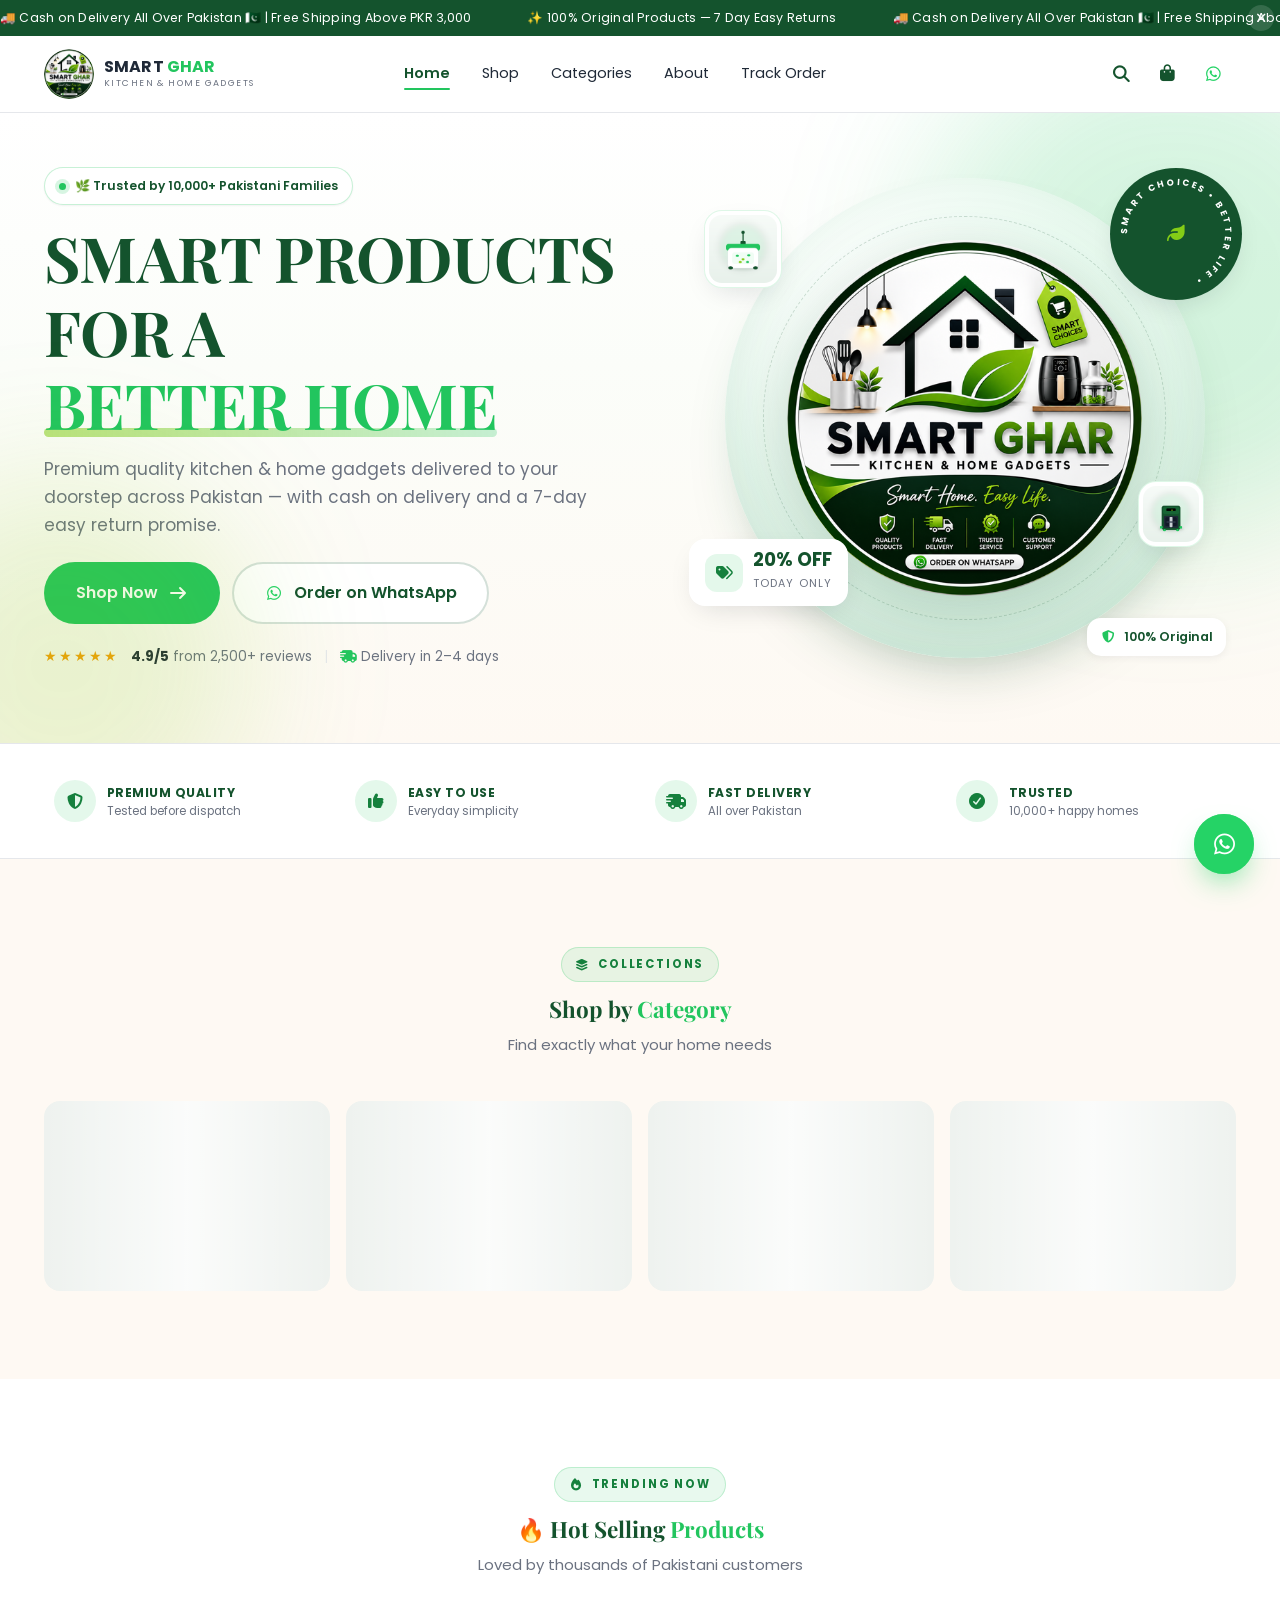
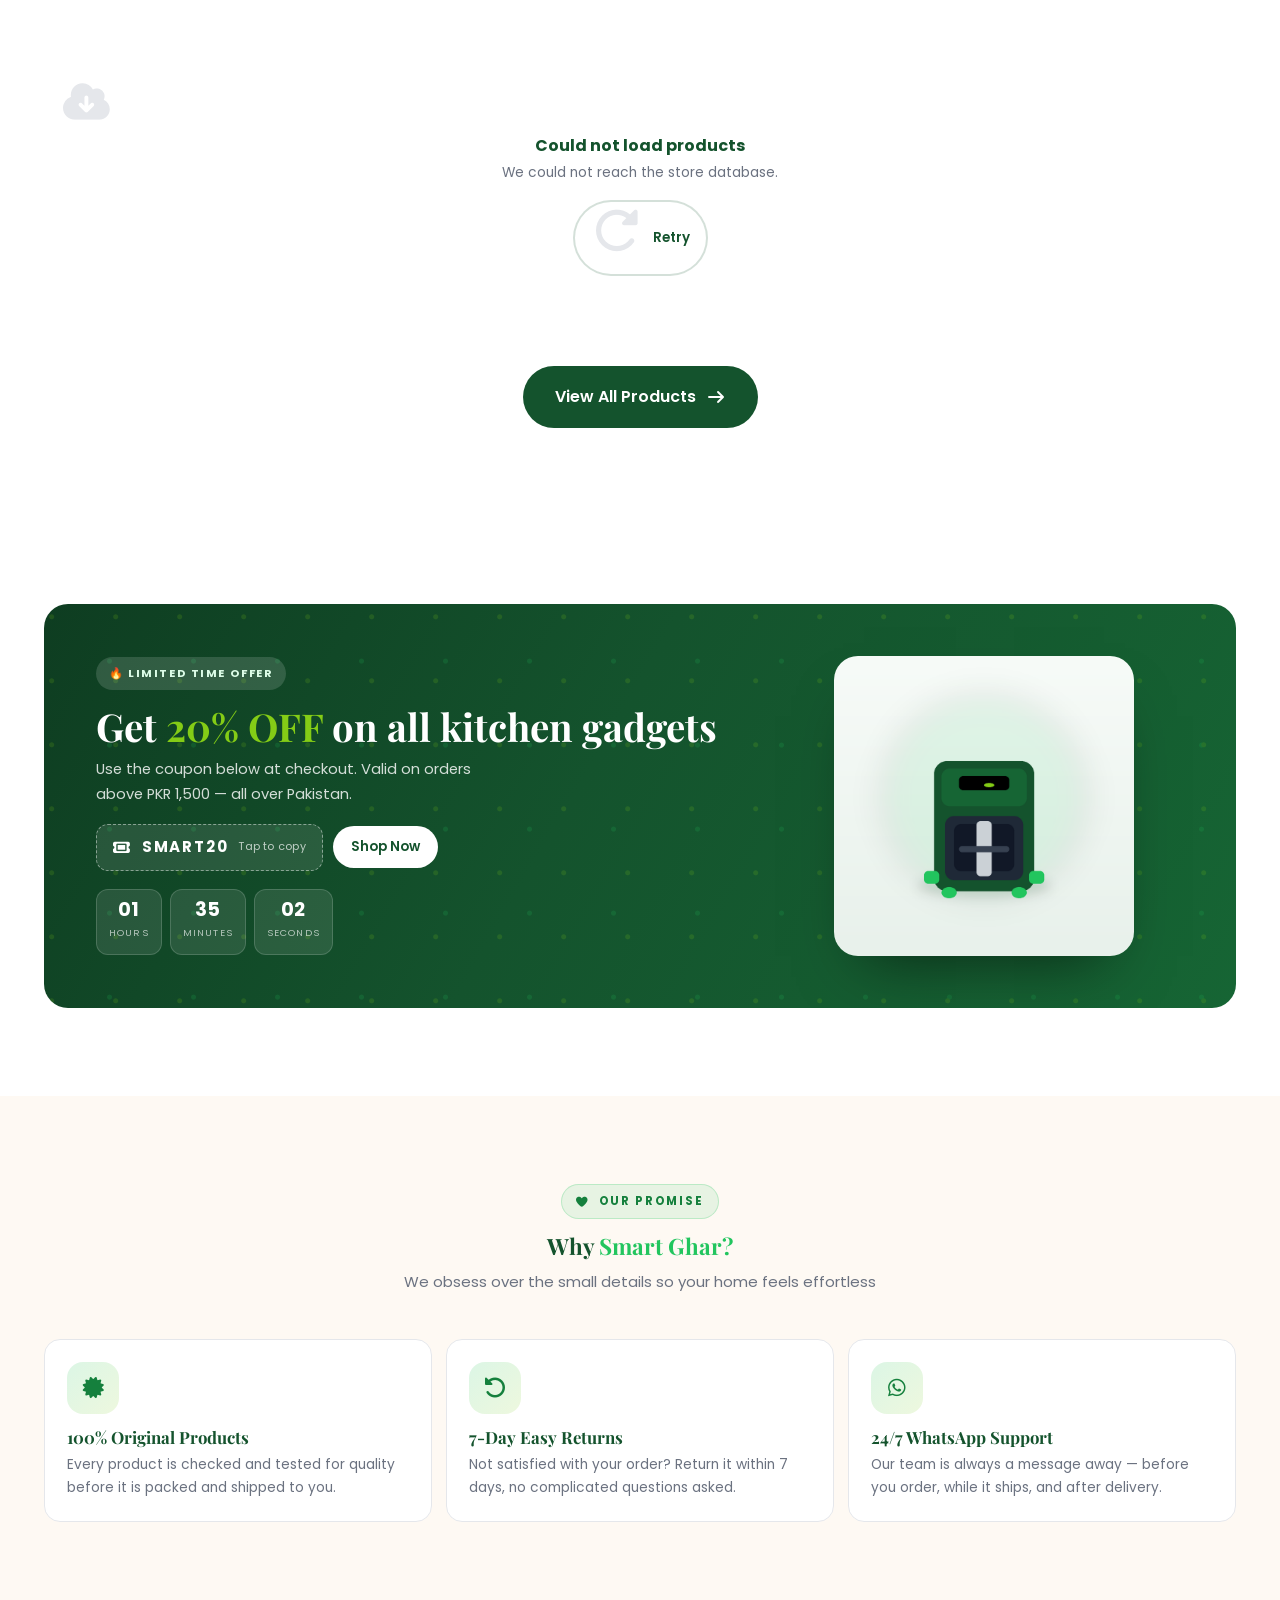
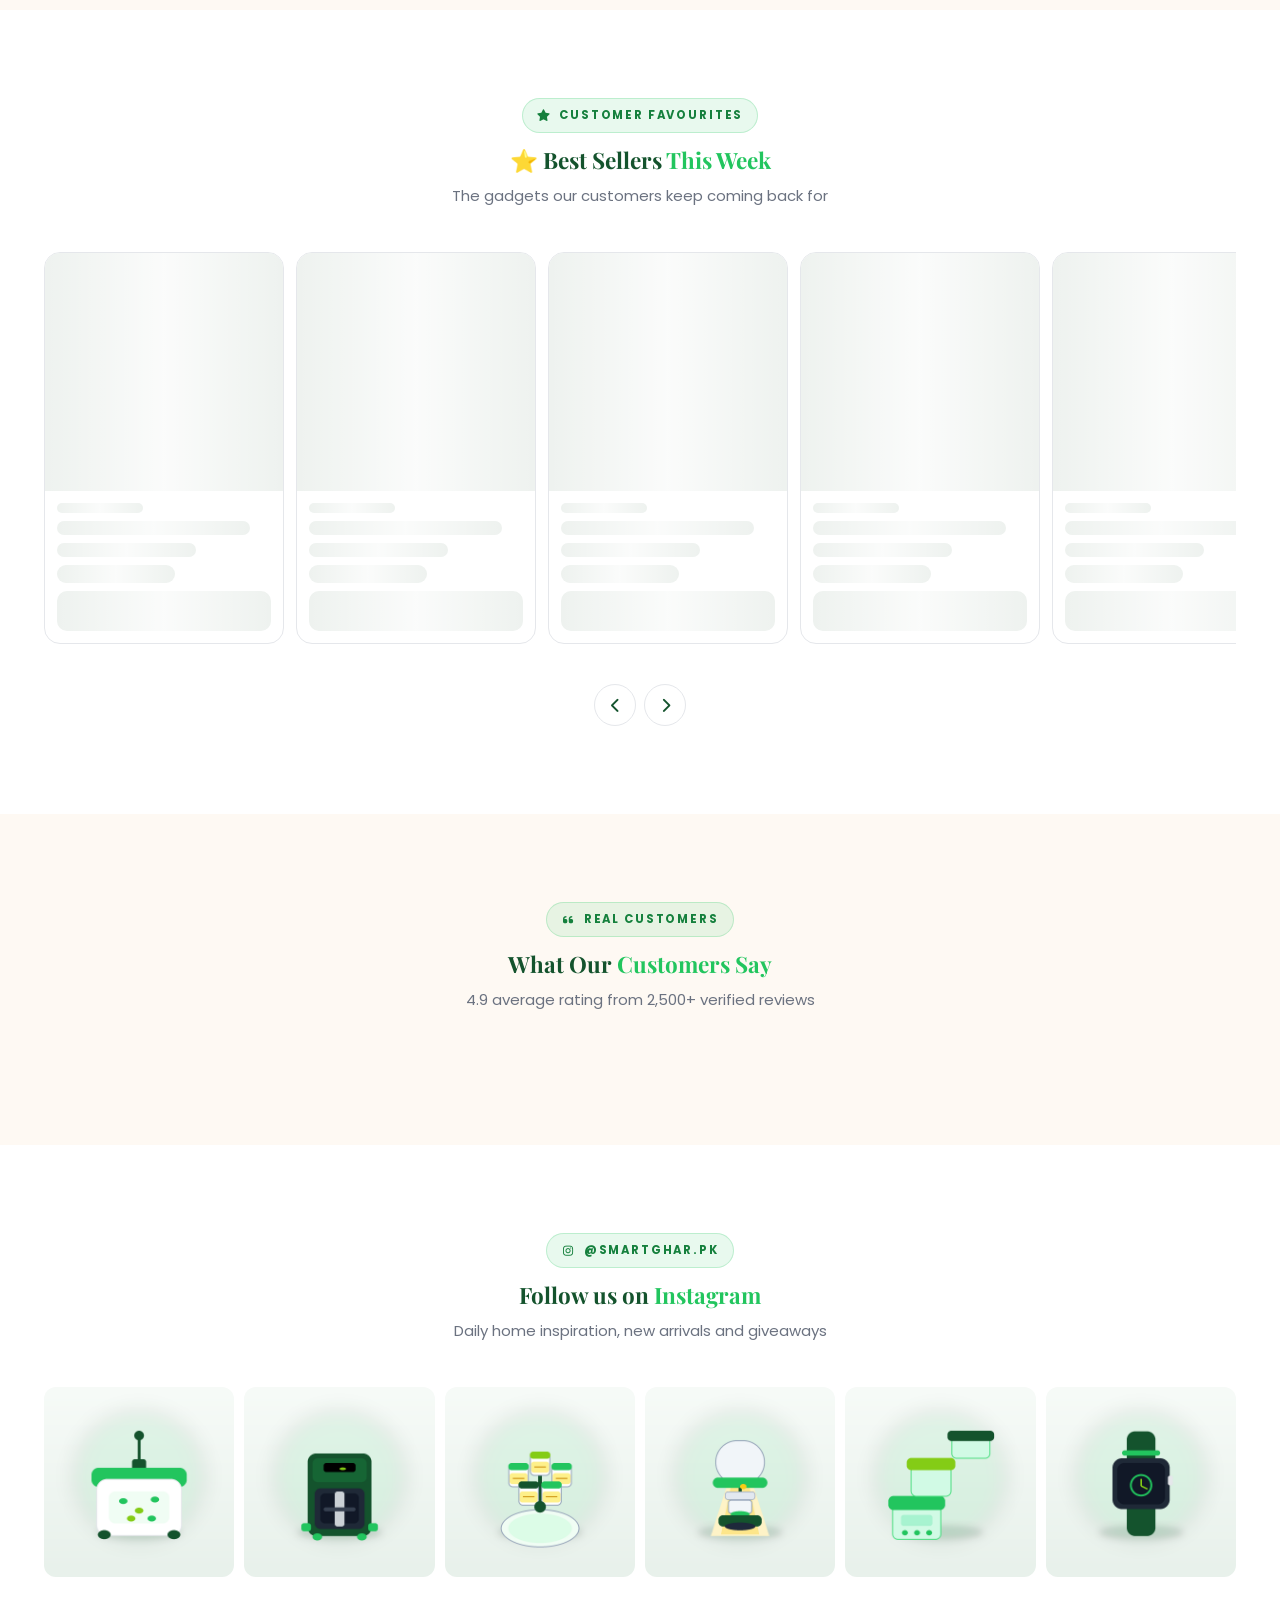
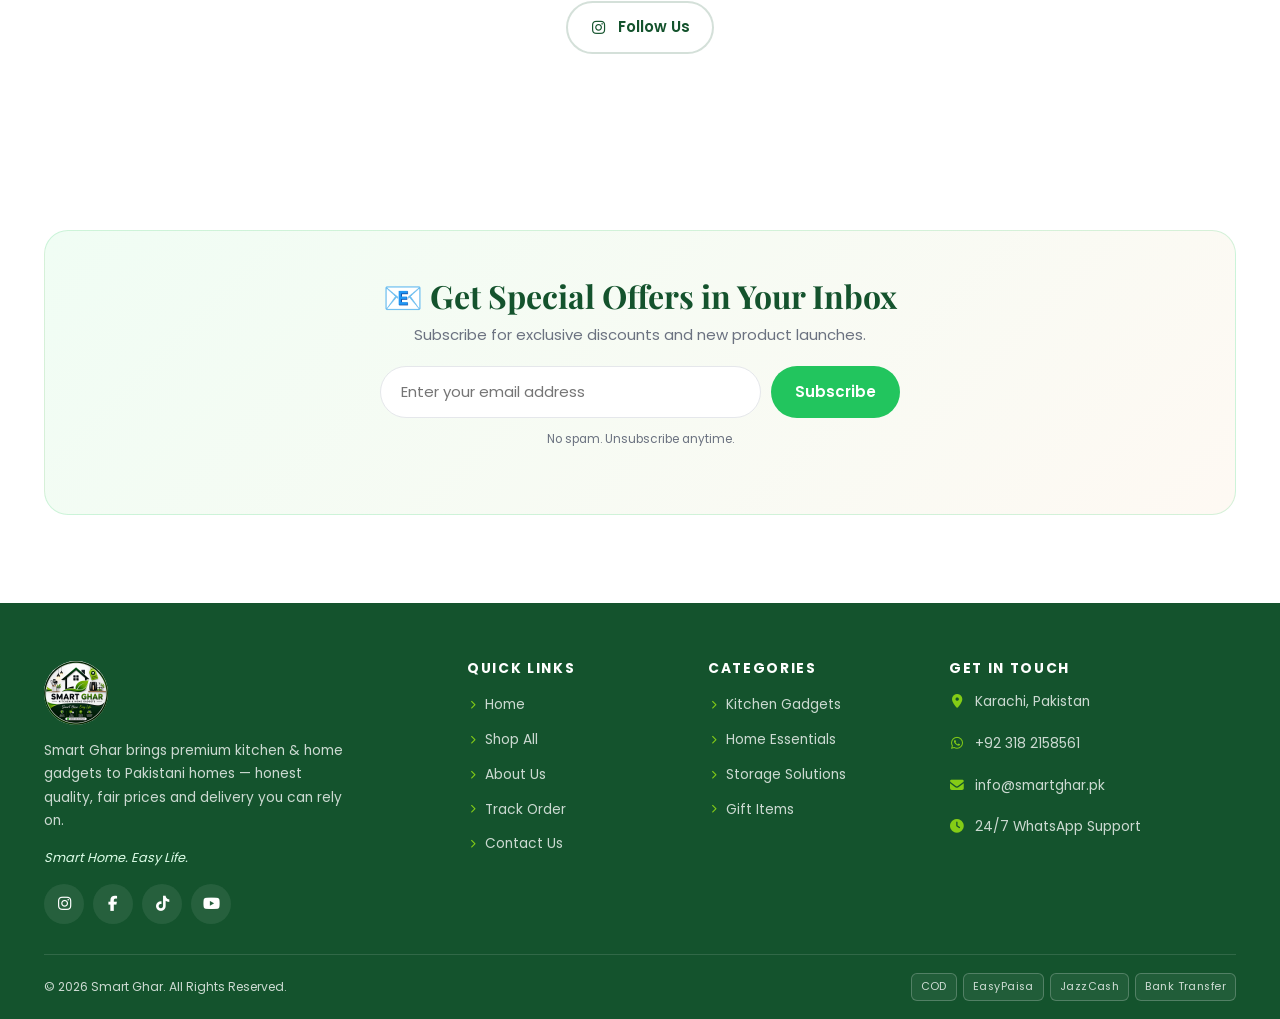
<file: index.html>
<!DOCTYPE html>
<html lang="en">
<head>
  <meta charset="UTF-8">
  <meta name="viewport" content="width=device-width, initial-scale=1.0">
  <title>Smart Ghar - Premium Kitchen &amp; Home Gadgets in Pakistan | COD Available</title>
  <meta name="description" content="Shop premium kitchen and home gadgets with Cash on Delivery all over Pakistan. Quality products, fast delivery, trusted service. Order on WhatsApp!">
  <meta name="keywords" content="kitchen gadgets Pakistan, home appliances COD, online shopping Karachi, smart home products, kitchen tools PK">
  <meta name="theme-color" content="#14532d">
  <link rel="canonical" href="https://smartgharpk.vercel.app/">

  <!-- Open Graph -->
  <meta property="og:title" content="Smart Ghar - Kitchen &amp; Home Gadgets Pakistan">
  <meta property="og:description" content="Premium quality products delivered across Pakistan with Cash on Delivery">
  <meta property="og:image" content="https://smartgharpk.vercel.app/images/logo.png">
  <meta property="og:type" content="website">
  <meta property="og:url" content="https://smartgharpk.vercel.app/">
  <meta name="twitter:card" content="summary_large_image">

  <link rel="icon" href="/images/favicon.png" type="image/png">
  <link rel="apple-touch-icon" href="/images/logo.png">

  <link rel="preload" href="/vendor/fonts/poppins-400.woff2" as="font" type="font/woff2" crossorigin>
  <link rel="preload" href="/vendor/fonts/playfair-700.woff2" as="font" type="font/woff2" crossorigin>
  <link rel="stylesheet" href="/vendor/fa/css/all.min.css">
  <link rel="stylesheet" href="/vendor/aos.css">
  <link rel="stylesheet" href="/css/style.css?v=20261030b">
  <link rel="stylesheet" href="/css/animations.css?v=20261030b">
  <script type="application/ld+json">
  {"@context":"https://schema.org","@type":"Store","name":"Smart Ghar","description":"Kitchen & home gadgets store in Pakistan with cash on delivery.","image":"/images/logo.png","telephone":"+923182158561","address":{"@type":"PostalAddress","addressLocality":"Karachi","addressCountry":"PK"},"priceRange":"PKR 599 - PKR 12,999"}
  </script>
</head>
<body>
  <div class="page-loader"><div class="page-loader__spinner"></div></div>
  <div class="scroll-progress"></div>

  <!-- ============ ANNOUNCEMENT ============ -->
  <div class="announce">
    <div class="announce__track" aria-hidden="false">
      <span data-announce-text>🚚 Cash on Delivery All Over Pakistan 🇵🇰 | Free Shipping Above PKR 3,000</span>
      <span>✨ 100% Original Products — 7 Day Easy Returns</span>
      <span data-announce-text>🚚 Cash on Delivery All Over Pakistan 🇵🇰 | Free Shipping Above PKR 3,000</span>
      <span>✨ 100% Original Products — 7 Day Easy Returns</span>
    </div>
    <button class="announce__close" aria-label="Close announcement" style="display:grid"><i class="fa-solid fa-xmark"></i></button>
  </div>

  <!-- ============ HEADER ============ -->
  <header class="header">
    <div class="container header__inner">
      <a class="brand" href="index.html" aria-label="Smart Ghar home">
        <img class="logo-pop" src="/images/logo.png" alt="Smart Ghar logo" width="50" height="50">
        <span class="brand__text"><b>SMART <span>GHAR</span></b><small>Kitchen &amp; Home Gadgets</small></span>
      </a>

      <nav class="nav" aria-label="Main navigation">
        <a href="index.html">Home</a>
        <a href="shop.html">Shop</a>
        <a href="category.html?c=kitchen-gadgets">Categories</a>
        <a href="about.html">About</a>
        <a href="track-order.html">Track Order</a>
      </nav>

      <div class="header__actions">
        <button class="icon-btn" data-open-search aria-label="Search products"><i class="fa-solid fa-magnifying-glass"></i></button>
        <button class="icon-btn" data-open-cart aria-label="Open cart">
          <i class="fa-solid fa-bag-shopping" data-cart-icon></i>
          <span class="cart-badge is-empty" data-cart-count>0</span>
        </button>
        <a class="icon-btn icon-btn--wa" data-wa-link data-wa-text="Hi Smart Ghar! I need help with my order." aria-label="Chat on WhatsApp"><i class="fa-brands fa-whatsapp"></i></a>
        <button class="burger" aria-label="Open menu" aria-expanded="false" aria-controls="mobileMenu">
          <span></span><span></span><span></span>
        </button>
      </div>
    </div>
  </header>

  <!-- ============ MOBILE MENU ============ -->
  <div class="mobile-menu" id="mobileMenu">
    <div class="mobile-menu__head">
      <a class="brand" href="index.html">
        <img src="/images/logo.png" alt="Smart Ghar" width="44" height="44">
        <span class="brand__text"><b>SMART <span>GHAR</span></b><small>Kitchen &amp; Home Gadgets</small></span>
      </a>
      <button class="icon-btn" data-menu-close aria-label="Close menu"><i class="fa-solid fa-xmark"></i></button>
    </div>
    <nav class="mobile-menu__links" aria-label="Mobile navigation">
      <a href="index.html">Home <i class="fa-solid fa-arrow-right"></i></a>
      <a href="shop.html">Shop All <i class="fa-solid fa-arrow-right"></i></a>
      <a href="category.html?c=kitchen-gadgets">Categories <i class="fa-solid fa-arrow-right"></i></a>
      <a href="about.html">About Us <i class="fa-solid fa-arrow-right"></i></a>
      <a href="track-order.html">Track Order <i class="fa-solid fa-arrow-right"></i></a>
      <a href="checkout.html">Checkout <i class="fa-solid fa-arrow-right"></i></a>
    </nav>
    <div class="mobile-menu__cta">
      <a class="btn btn--wa" data-wa-link data-wa-text="Hi Smart Ghar! I need help choosing a product."><i class="fa-brands fa-whatsapp"></i> Chat on WhatsApp</a>
      <a class="btn btn--outline" href="shop.html">Start Shopping</a>
    </div>
    <div class="mobile-menu__foot">
      <p><i class="fa-solid fa-truck-fast"></i> Cash on Delivery all over Pakistan</p>
      <p style="margin-top:6px"><i class="fa-solid fa-phone"></i> <span data-wa-display>+92 318 2158561</span></p>
    </div>
  </div>

  <!-- ============ SEARCH ============ -->
  <div class="search-overlay" role="dialog" aria-modal="true" aria-label="Search products">
    <div class="search-overlay__box">
      <form class="search-field" role="search">
        <i class="fa-solid fa-magnifying-glass" style="color:var(--muted)"></i>
        <input type="search" placeholder="Search for chopper, air fryer, lamp…" aria-label="Search products" autocomplete="off">
        <button class="btn btn--primary btn--sm" type="submit">Search</button>
      </form>
      <div class="search-results"></div>
    </div>
  </div>

  <main>
    <!-- ============ HERO ============ -->
    <section class="hero">
      <div class="container hero__grid">
        <div class="hero__content stagger">
          <div>
            <span class="hero__badge"><span class="dot"></span> 🌿 Trusted by 10,000+ Pakistani Families</span>
          </div>
          <h1>SMART PRODUCTS FOR A <em>BETTER HOME</em></h1>
          <p class="lead">Premium quality kitchen &amp; home gadgets delivered to your doorstep across Pakistan — with cash on delivery and a 7-day easy return promise.</p>
          <div class="hero__cta">
            <a class="btn btn--primary btn--lg arrow-slide" href="shop.html">Shop Now <i class="fa-solid fa-arrow-right"></i></a>
            <a class="btn btn--outline btn--lg btn--pulse" data-wa-link data-wa-text="Hi Smart Ghar! I need help with my order."><i class="fa-brands fa-whatsapp" style="color:#25d366"></i> Order on WhatsApp</a>
          </div>
          <div class="hero__trust">
            <span class="stars">★★★★★</span>
            <span><b>4.9/5</b> from 2,500+ reviews</span>
            <span style="color:var(--line)">|</span>
            <span><i class="fa-solid fa-truck-fast" style="color:var(--green)"></i> Delivery in 2–4 days</span>
          </div>
        </div>

        <div class="hero__visual hero-visual">
          <div class="hero__sphere">
            <img src="/images/logo.png" alt="Smart Ghar — Smart Home. Easy Life." width="420" height="420">
          </div>
          <div class="hero__ring" aria-hidden="true">
            <svg viewBox="0 0 140 140">
              <defs><path id="circlePath" d="M70,70 m-52,0 a52,52 0 1,1 104,0 a52,52 0 1,1 -104,0"></path></defs>
              <text><textPath href="#circlePath">SMART CHOICES • BETTER LIFE • </textPath></text>
            </svg>
            <i class="fa-solid fa-leaf"></i>
          </div>
          <div class="hero__offer float-slow">
            <span class="tag"><i class="fa-solid fa-tags"></i></span>
            <span><b>20% OFF</b><small>Today Only</small></span>
          </div>
          <div class="hero__chip float-slower"><i class="fa-solid fa-shield-halved"></i> 100% Original</div>
          <img class="hero__float-img hero__float-img--1 float-slow" src="/images/products/chopper.png" alt="" aria-hidden="true" loading="lazy">
          <img class="hero__float-img hero__float-img--2 float-slower" src="/images/products/air-fryer.png" alt="" aria-hidden="true" loading="lazy">
        </div>
      </div>
    </section>

    <!-- ============ TRUST ============ -->
    <section class="trust">
      <div class="container">
        <div class="trust__grid">
          <div class="trust__item" data-aos="fade-right" data-aos-delay="0">
            <span class="ic"><i class="fa-solid fa-shield-halved"></i></span>
            <span><b>Premium Quality</b><small>Tested before dispatch</small></span>
          </div>
          <div class="trust__item" data-aos="fade-right" data-aos-delay="100">
            <span class="ic"><i class="fa-solid fa-thumbs-up"></i></span>
            <span><b>Easy To Use</b><small>Everyday simplicity</small></span>
          </div>
          <div class="trust__item" data-aos="fade-right" data-aos-delay="200">
            <span class="ic"><i class="fa-solid fa-truck-fast"></i></span>
            <span><b>Fast Delivery</b><small>All over Pakistan</small></span>
          </div>
          <div class="trust__item" data-aos="fade-right" data-aos-delay="300">
            <span class="ic"><i class="fa-solid fa-circle-check"></i></span>
            <span><b>Trusted</b><small>10,000+ happy homes</small></span>
          </div>
        </div>
      </div>
    </section>

    <!-- ============ CATEGORIES ============ -->
    <section class="section section--cream" id="categories">
      <div class="container">
        <div class="section-head" data-aos="fade-up">
          <span class="eyebrow"><i class="fa-solid fa-layer-group"></i> Collections</span>
          <h2>Shop by <em>Category</em></h2>
          <p>Find exactly what your home needs</p>
        </div>
        <div class="cat-grid" data-categories></div>
      </div>
    </section>

    <!-- ============ FEATURED PRODUCTS ============ -->
    <section class="section" id="hot">
      <div class="container">
        <div class="section-head" data-aos="fade-up">
          <span class="eyebrow"><i class="fa-solid fa-fire"></i> Trending now</span>
          <h2>🔥 Hot Selling <em>Products</em></h2>
          <p>Loved by thousands of Pakistani customers</p>
        </div>
        <div class="product-grid product-grid--4" data-featured-grid></div>
        <div class="center" style="margin-top:30px">
          <a class="btn btn--forest btn--lg arrow-slide" href="shop.html">View All Products <i class="fa-solid fa-arrow-right"></i></a>
        </div>
      </div>
    </section>

    <!-- ============ OFFER ============ -->
    <section class="section section--tight">
      <div class="container">
        <div class="offer" data-aos="zoom-in">
          <div class="offer__grid">
            <div>
              <span class="eyebrow">🔥 Limited Time Offer</span>
              <h2>Get <em>20% OFF</em> on all kitchen gadgets</h2>
              <p>Use the coupon below at checkout. Valid on orders above PKR 1,500 — all over Pakistan.</p>
              <div class="offer__coupon">
                <button class="coupon-chip" data-coupon="SMART20" type="button">
                  <i class="fa-solid fa-ticket"></i> SMART20 <small>Tap to copy</small>
                </button>
                <a class="btn btn--white btn--sm" href="shop.html">Shop Now</a>
              </div>
              <div class="offer__timer" data-countdown>
                <div class="timer-box"><b data-cd="h">23</b><small>Hours</small></div>
                <div class="timer-box"><b data-cd="m">59</b><small>Minutes</small></div>
                <div class="timer-box"><b data-cd="s">59</b><small>Seconds</small></div>
              </div>
            </div>
            <div class="offer__art">
              <img src="/images/products/air-fryer.png" alt="Air fryer" width="320" height="320" loading="lazy" style="border-radius:24px;box-shadow:0 30px 60px -30px rgba(0,0,0,.6);max-width:300px">
            </div>
          </div>
        </div>
      </div>
    </section>

    <!-- ============ WHY ============ -->
    <section class="section section--cream">
      <div class="container">
        <div class="section-head" data-aos="fade-up">
          <span class="eyebrow"><i class="fa-solid fa-heart"></i> Our promise</span>
          <h2>Why <em>Smart Ghar?</em></h2>
          <p>We obsess over the small details so your home feels effortless</p>
        </div>
        <div class="value-grid">
          <article class="value-card" data-aos="fade-up" data-aos-delay="0">
            <span class="ic"><i class="fa-solid fa-certificate"></i></span>
            <h3>100% Original Products</h3>
            <p>Every product is checked and tested for quality before it is packed and shipped to you.</p>
          </article>
          <article class="value-card" data-aos="fade-up" data-aos-delay="100">
            <span class="ic"><i class="fa-solid fa-rotate-left"></i></span>
            <h3>7-Day Easy Returns</h3>
            <p>Not satisfied with your order? Return it within 7 days, no complicated questions asked.</p>
          </article>
          <article class="value-card" data-aos="fade-up" data-aos-delay="200">
            <span class="ic"><i class="fa-brands fa-whatsapp"></i></span>
            <h3>24/7 WhatsApp Support</h3>
            <p>Our team is always a message away — before you order, while it ships, and after delivery.</p>
          </article>
        </div>
      </div>
    </section>

    <!-- ============ BEST SELLERS ============ -->
    <section class="section">
      <div class="container">
        <div class="section-head" data-aos="fade-up">
          <span class="eyebrow"><i class="fa-solid fa-star"></i> Customer favourites</span>
          <h2>⭐ Best Sellers <em>This Week</em></h2>
          <p>The gadgets our customers keep coming back for</p>
        </div>
        <div class="carousel" data-carousel data-autoplay="true">
          <div class="carousel__track" data-bestsellers></div>
          <div class="carousel__dots"></div>
          <div style="display:flex;justify-content:center;gap:8px;margin-top:16px" class="carousel__nav">
            <button class="carousel__btn" data-carousel-prev aria-label="Previous"><i class="fa-solid fa-chevron-left"></i></button>
            <button class="carousel__btn" data-carousel-next aria-label="Next"><i class="fa-solid fa-chevron-right"></i></button>
          </div>
        </div>
      </div>
    </section>

    <!-- ============ REVIEWS ============ -->
    <section class="section section--cream">
      <div class="container">
        <div class="section-head" data-aos="fade-up">
          <span class="eyebrow"><i class="fa-solid fa-quote-left"></i> Real customers</span>
          <h2>What Our <em>Customers Say</em></h2>
          <p>4.9 average rating from 2,500+ verified reviews</p>
        </div>
        <div class="review-grid" data-reviews></div>
      </div>
    </section>

    <!-- ============ INSTAGRAM ============ -->
    <section class="section">
      <div class="container">
        <div class="section-head" data-aos="fade-up">
          <span class="eyebrow"><i class="fa-brands fa-instagram"></i> @smartghar.pk</span>
          <h2>Follow us on <em>Instagram</em></h2>
          <p>Daily home inspiration, new arrivals and giveaways</p>
        </div>
        <div class="insta-grid" data-aos="fade-up">
          <a class="insta-item" href="https://instagram.com/smartghar.pk" target="_blank" rel="noopener">
            <img src="/images/products/chopper.png" alt="Smart Ghar Instagram post" loading="lazy">
            <span class="insta-item__overlay"><div><span><i class="fa-solid fa-heart"></i> 1.2k</span><span><i class="fa-solid fa-comment"></i> 48</span></div></span>
          </a>
          <a class="insta-item" href="https://instagram.com/smartghar.pk" target="_blank" rel="noopener">
            <img src="/images/products/air-fryer.png" alt="Smart Ghar Instagram post" loading="lazy">
            <span class="insta-item__overlay"><div><span><i class="fa-solid fa-heart"></i> 986</span><span><i class="fa-solid fa-comment"></i> 31</span></div></span>
          </a>
          <a class="insta-item" href="https://instagram.com/smartghar.pk" target="_blank" rel="noopener">
            <img src="/images/products/spice-rack.png" alt="Smart Ghar Instagram post" loading="lazy">
            <span class="insta-item__overlay"><div><span><i class="fa-solid fa-heart"></i> 764</span><span><i class="fa-solid fa-comment"></i> 22</span></div></span>
          </a>
          <a class="insta-item" href="https://instagram.com/smartghar.pk" target="_blank" rel="noopener">
            <img src="/images/products/night-lamp.png" alt="Smart Ghar Instagram post" loading="lazy">
            <span class="insta-item__overlay"><div><span><i class="fa-solid fa-heart"></i> 1.5k</span><span><i class="fa-solid fa-comment"></i> 60</span></div></span>
          </a>
          <a class="insta-item" href="https://instagram.com/smartghar.pk" target="_blank" rel="noopener">
            <img src="/images/products/food-containers.png" alt="Smart Ghar Instagram post" loading="lazy">
            <span class="insta-item__overlay"><div><span><i class="fa-solid fa-heart"></i> 640</span><span><i class="fa-solid fa-comment"></i> 18</span></div></span>
          </a>
          <a class="insta-item" href="https://instagram.com/smartghar.pk" target="_blank" rel="noopener">
            <img src="/images/products/smart-watch.png" alt="Smart Ghar Instagram post" loading="lazy">
            <span class="insta-item__overlay"><div><span><i class="fa-solid fa-heart"></i> 1.1k</span><span><i class="fa-solid fa-comment"></i> 44</span></div></span>
          </a>
        </div>
        <div class="center" style="margin-top:24px">
          <a class="btn btn--outline" href="https://instagram.com/smartghar.pk" target="_blank" rel="noopener"><i class="fa-brands fa-instagram"></i> Follow Us</a>
        </div>
      </div>
    </section>

    <!-- ============ NEWSLETTER ============ -->
    <section class="section section--tight">
      <div class="container">
        <div class="newsletter" data-aos="fade-up">
          <h2>📧 Get Special Offers in Your Inbox</h2>
          <p>Subscribe for exclusive discounts and new product launches.</p>
          <form data-newsletter>
            <input type="email" placeholder="Enter your email address" aria-label="Email address" required>
            <button class="btn btn--primary" type="submit">Subscribe</button>
          </form>
          <p style="font-size:.74rem;margin-top:12px;color:var(--muted)">No spam. Unsubscribe anytime.</p>
        </div>
      </div>
    </section>
  </main>

  <!-- ============ FOOTER ============ -->
  <footer class="footer">
    <div class="container">
      <div class="footer__grid">
        <div class="footer__brand" data-aos="fade-up">
          <img src="/images/logo.png" alt="Smart Ghar" width="80" height="80" loading="lazy">
          <p>Smart Ghar brings premium kitchen &amp; home gadgets to Pakistani homes — honest quality, fair prices and delivery you can rely on.</p>
          <p class="footer__made" style="font-size:.8rem;color:#dcfce7;font-style:italic">Smart Home. Easy Life.</p>
          <div class="socials">
            <a href="https://instagram.com/smartghar.pk" target="_blank" rel="noopener" aria-label="Instagram"><i class="fa-brands fa-instagram"></i></a>
            <a href="https://facebook.com/smartghar.pk" target="_blank" rel="noopener" aria-label="Facebook"><i class="fa-brands fa-facebook-f"></i></a>
            <a href="https://tiktok.com/@smartghar.pk" target="_blank" rel="noopener" aria-label="TikTok"><i class="fa-brands fa-tiktok"></i></a>
            <a href="https://youtube.com/@smartghar.pk" target="_blank" rel="noopener" aria-label="YouTube"><i class="fa-brands fa-youtube"></i></a>
          </div>
        </div>

        <div data-aos="fade-up" data-aos-delay="100">
          <h4>Quick Links</h4>
          <ul>
            <li><a href="index.html"><i class="fa-solid fa-chevron-right"></i> Home</a></li>
            <li><a href="shop.html"><i class="fa-solid fa-chevron-right"></i> Shop All</a></li>
            <li><a href="about.html"><i class="fa-solid fa-chevron-right"></i> About Us</a></li>
            <li><a href="track-order.html"><i class="fa-solid fa-chevron-right"></i> Track Order</a></li>
            <li><a data-wa-link data-wa-text="Hi Smart Ghar! I need help." href="#"><i class="fa-solid fa-chevron-right"></i> Contact Us</a></li>
          </ul>
        </div>

        <div data-aos="fade-up" data-aos-delay="200">
          <h4>Categories</h4>
          <ul>
            <li><a href="category.html?c=kitchen-gadgets"><i class="fa-solid fa-chevron-right"></i> Kitchen Gadgets</a></li>
            <li><a href="category.html?c=home-essentials"><i class="fa-solid fa-chevron-right"></i> Home Essentials</a></li>
            <li><a href="category.html?c=storage-solutions"><i class="fa-solid fa-chevron-right"></i> Storage Solutions</a></li>
            <li><a href="category.html?c=gift-items"><i class="fa-solid fa-chevron-right"></i> Gift Items</a></li>
          </ul>
        </div>

        <div data-aos="fade-up" data-aos-delay="300">
          <h4>Get In Touch</h4>
          <ul class="footer__contact">
            <li><i class="fa-solid fa-location-dot"></i><span>Karachi, Pakistan</span></li>
            <li><i class="fa-brands fa-whatsapp"></i><a data-wa-link data-wa-text="Hi Smart Ghar! I need help." href="#"><span data-wa-display>+92 318 2158561</span></a></li>
            <li><i class="fa-solid fa-envelope"></i><a href="mailto:info@smartghar.pk" data-store-email>info@smartghar.pk</a></li>
            <li><i class="fa-solid fa-clock"></i><span>24/7 WhatsApp Support</span></li>
          </ul>
        </div>
      </div>

      <div class="footer__bottom">
        <span>© <span data-year>2025</span> Smart Ghar. All Rights Reserved.</span>
        <div class="pay-icons">
          <span>COD</span><span>EasyPaisa</span><span>JazzCash</span><span>Bank Transfer</span>
        </div>
      </div>
    </div>
  </footer>

  <!-- ============ FLOATING UI ============ -->
  <a class="wa-float" data-wa-link data-wa-text="Hi Smart Ghar! I need help with my order." aria-label="Chat on WhatsApp">
    <i class="fa-brands fa-whatsapp"></i>
    <span class="wa-float__tip">Chat with us!</span>
  </a>
  <button class="to-top" aria-label="Back to top"><i class="fa-solid fa-arrow-up"></i></button>

  <nav class="bottom-nav" aria-label="Mobile quick navigation">
    <a href="index.html"><i class="fa-solid fa-house"></i> Home</a>
    <a href="shop.html"><i class="fa-solid fa-bag-shopping"></i> Shop</a>
    <a class="bn-wa" data-wa-link data-wa-text="Hi Smart Ghar! I need help." href="#"><i class="fa-brands fa-whatsapp"></i> WhatsApp</a>
    <a data-open-cart href="#"><i class="fa-solid fa-cart-shopping"></i> Cart <span class="cart-badge bn-badge is-empty" data-cart-count>0</span></a>
    <a href="track-order.html"><i class="fa-solid fa-user"></i> Account</a>
  </nav>

  <script src="/vendor/supabase.js"></script>
  <script src="/vendor/aos.js"></script>
  <script src="/js/supabase-config.js?v=20261030b"></script>
  <script src="/js/cart.js?v=20261030b"></script>
  <script src="/js/main.js?v=20261030b"></script>
  <script src="/js/store.js?v=20261030b"></script>
</body>
</html>
</file>
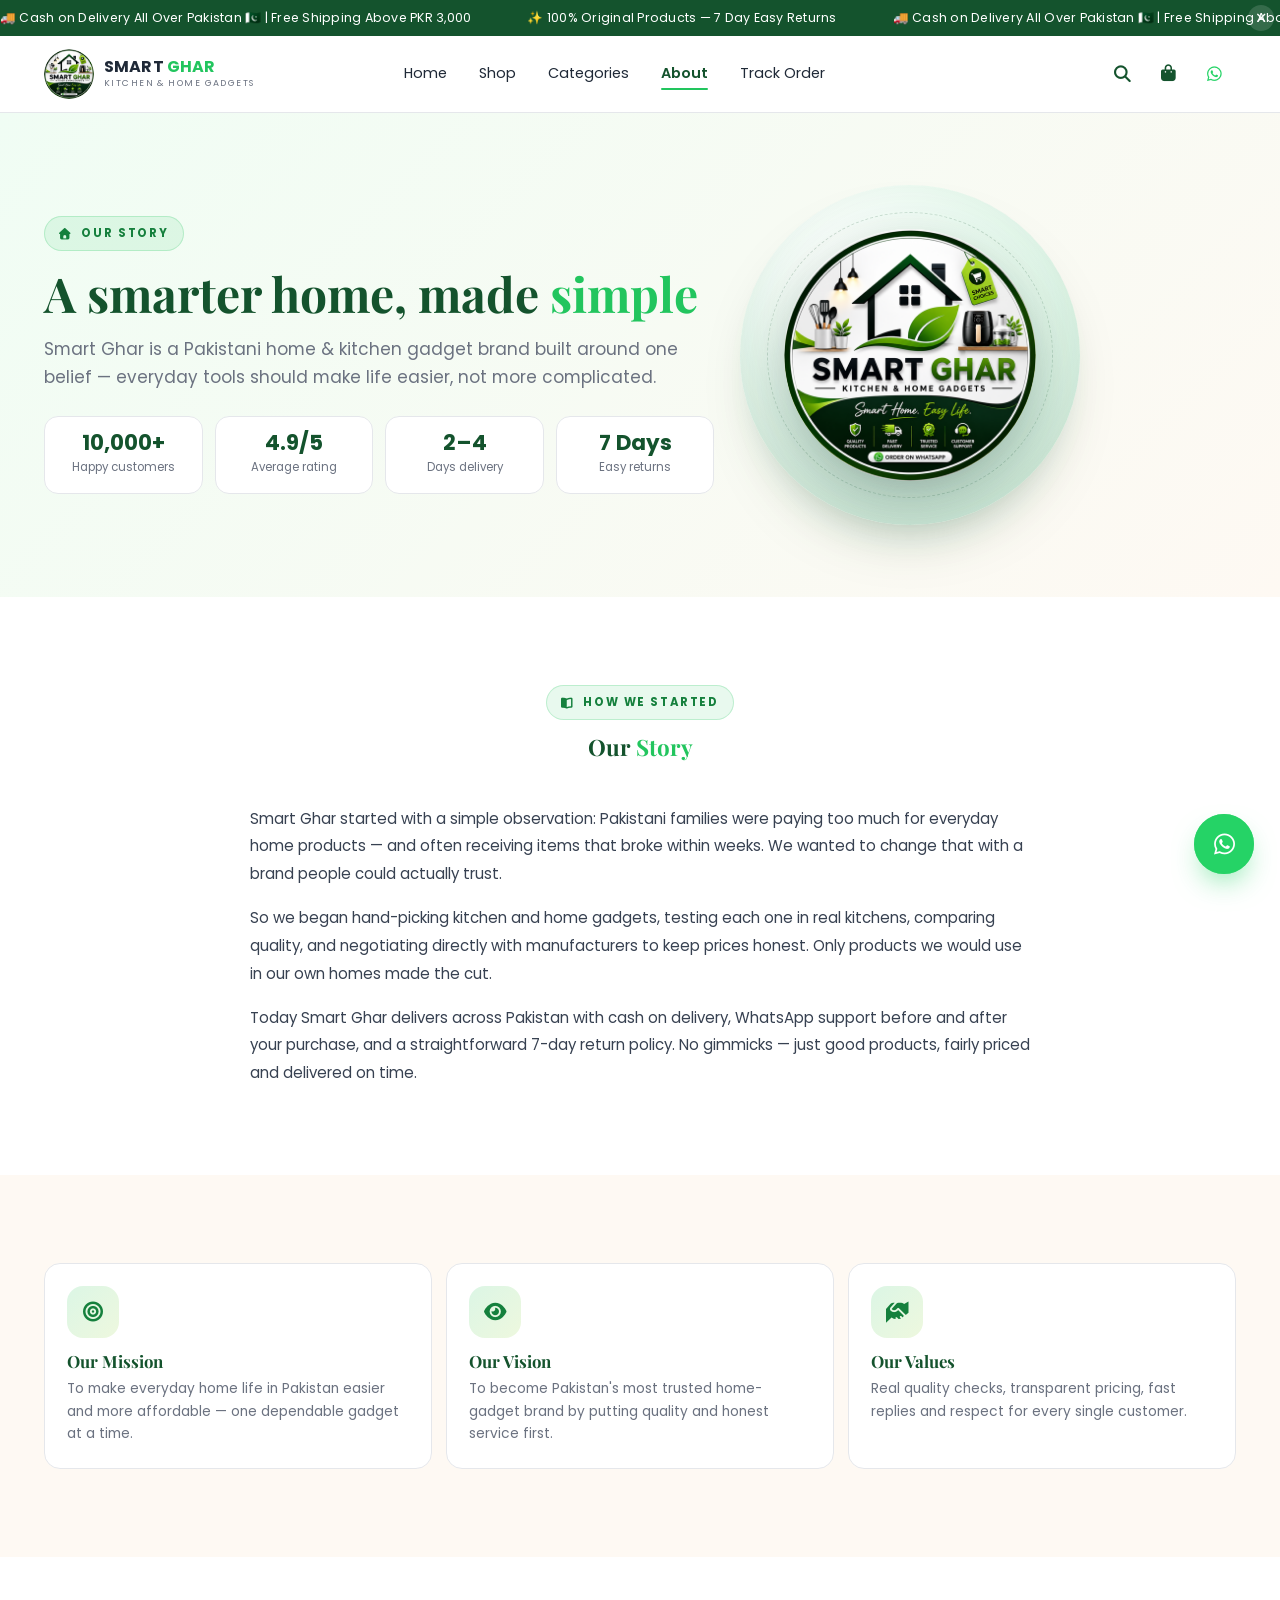
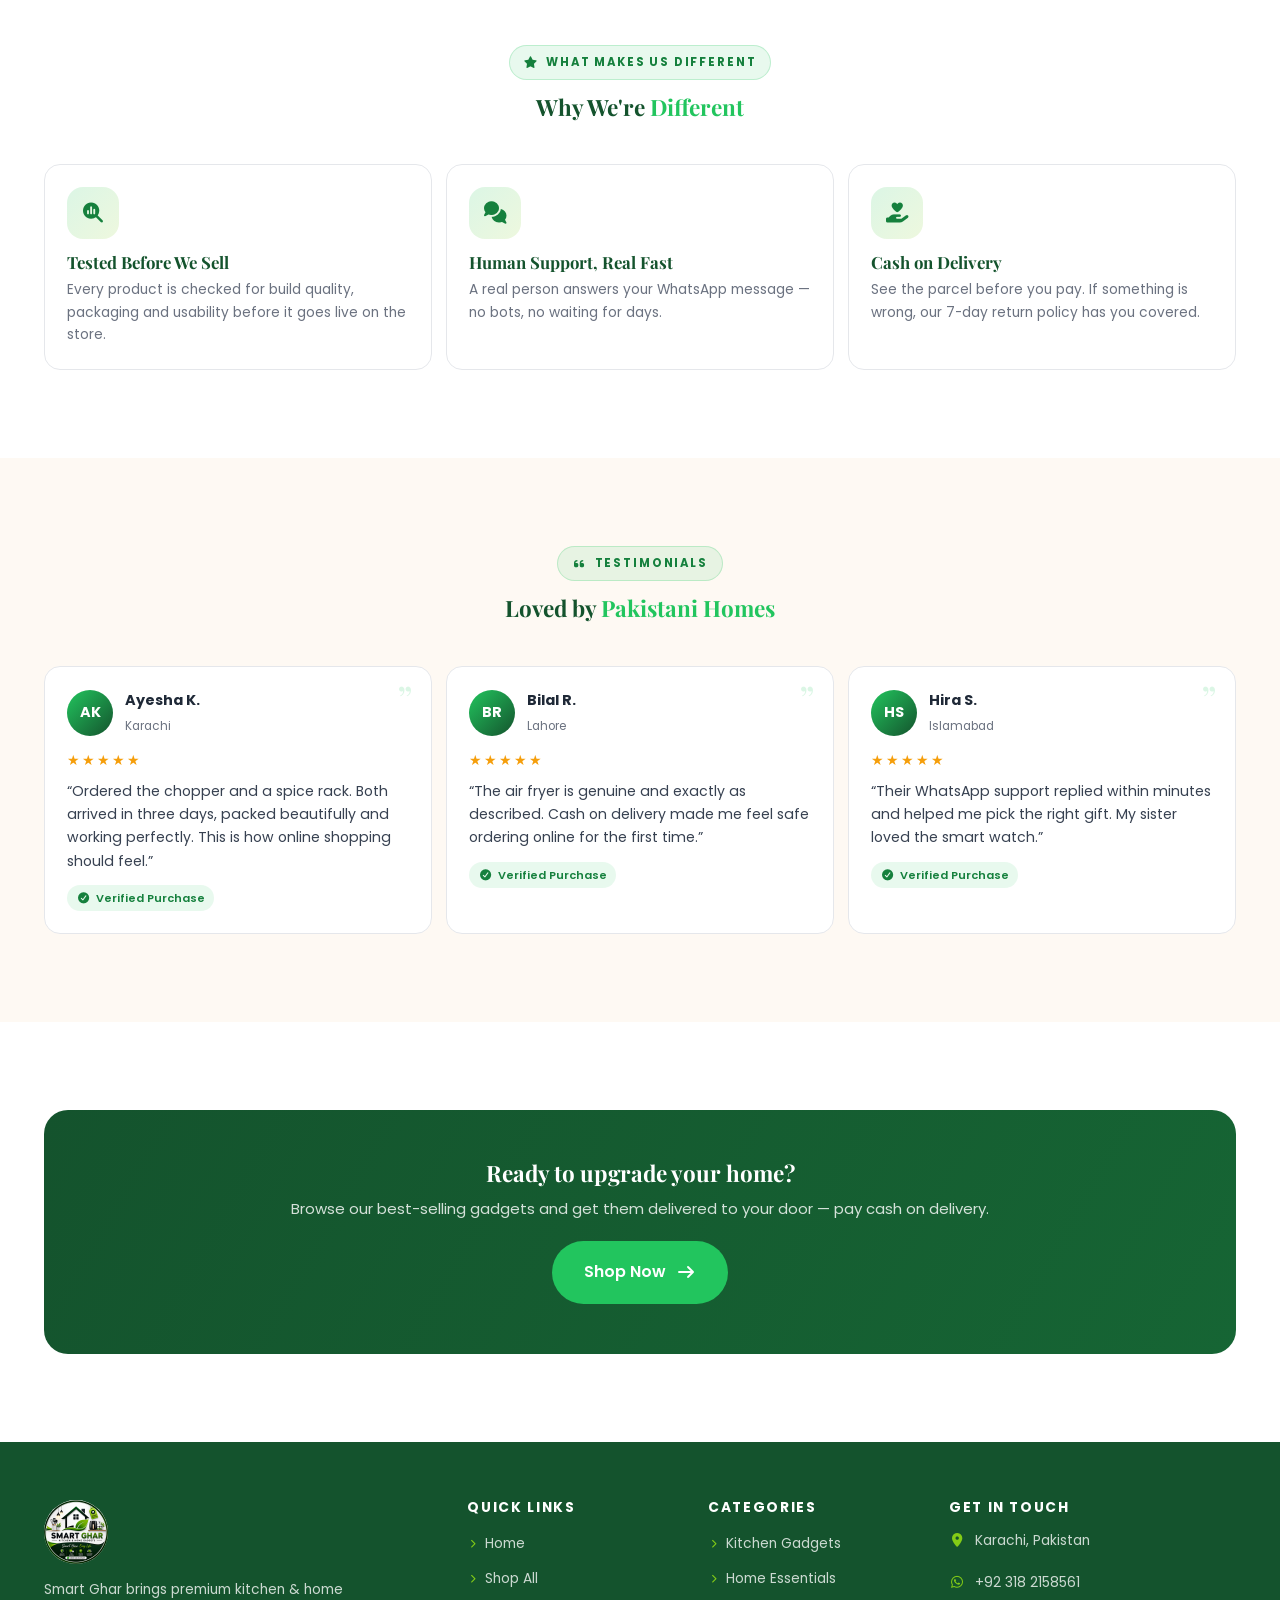
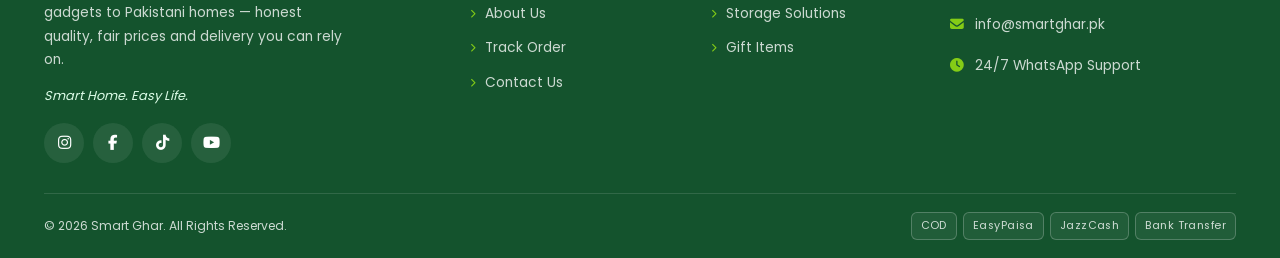
<file: about.html>
<!DOCTYPE html>
<html lang="en">
<head>
  <meta charset="UTF-8">
  <meta name="viewport" content="width=device-width, initial-scale=1.0">
  <title>About Smart Ghar — Kitchen &amp; Home Gadgets Pakistan</title>
  <meta name="description" content="Smart Ghar is a Pakistani home-gadget brand delivering thoughtfully selected kitchen and home products with cash on delivery.">
  <meta name="keywords" content="kitchen gadgets Pakistan, home appliances COD, online shopping Karachi, smart home products, kitchen tools PK">
  <meta name="theme-color" content="#14532d">
  <link rel="canonical" href="https://smartgharpk.vercel.app/about.html">
  <meta property="og:title" content="About Smart Ghar — Kitchen &amp; Home Gadgets Pakistan">
  <meta property="og:description" content="Smart Ghar is a Pakistani home-gadget brand delivering thoughtfully selected kitchen and home products with cash on delivery.">
  <meta property="og:image" content="https://smartgharpk.vercel.app/images/logo.png">
  <meta property="og:url" content="https://smartgharpk.vercel.app/about.html">
  <meta property="og:type" content="website">
  <link rel="icon" href="/images/favicon.png" type="image/png">
  <link rel="apple-touch-icon" href="/images/logo.png">
  <link rel="preload" href="/vendor/fonts/poppins-400.woff2" as="font" type="font/woff2" crossorigin>
  <link rel="stylesheet" href="/vendor/fa/css/all.min.css">
  <link rel="stylesheet" href="/vendor/aos.css">
  <link rel="stylesheet" href="/css/style.css?v=20261030b">
  <link rel="stylesheet" href="/css/animations.css?v=20261030b">
  
</head>
<body>
  <div class="page-loader"><div class="page-loader__spinner"></div></div>
  <div class="scroll-progress"></div>

  <div class="announce">
    <div class="announce__track">
      <span data-announce-text>🚚 Cash on Delivery All Over Pakistan 🇵🇰 | Free Shipping Above PKR 3,000</span>
      <span>✨ 100% Original Products — 7 Day Easy Returns</span>
      <span data-announce-text>🚚 Cash on Delivery All Over Pakistan 🇵🇰 | Free Shipping Above PKR 3,000</span>
      <span>✨ 100% Original Products — 7 Day Easy Returns</span>
    </div>
    <button class="announce__close" aria-label="Close announcement" style="display:grid"><i class="fa-solid fa-xmark"></i></button>
  </div>

  <header class="header">
    <div class="container header__inner">
      <a class="brand" href="index.html" aria-label="Smart Ghar home">
        <img class="logo-pop" src="/images/logo.png" alt="Smart Ghar logo" width="50" height="50">
        <span class="brand__text"><b>SMART <span>GHAR</span></b><small>Kitchen &amp; Home Gadgets</small></span>
      </a>
      <nav class="nav" aria-label="Main navigation">
        <a href="index.html">Home</a>
        <a href="shop.html">Shop</a>
        <a href="category.html?c=kitchen-gadgets">Categories</a>
        <a href="about.html">About</a>
        <a href="track-order.html">Track Order</a>
      </nav>
      <div class="header__actions">
        <button class="icon-btn" data-open-search aria-label="Search products"><i class="fa-solid fa-magnifying-glass"></i></button>
        <button class="icon-btn" data-open-cart aria-label="Open cart">
          <i class="fa-solid fa-bag-shopping" data-cart-icon></i>
          <span class="cart-badge is-empty" data-cart-count>0</span>
        </button>
        <a class="icon-btn icon-btn--wa" data-wa-link data-wa-text="Hi Smart Ghar! I need help with my order." aria-label="Chat on WhatsApp"><i class="fa-brands fa-whatsapp"></i></a>
        <button class="burger" aria-label="Open menu" aria-expanded="false" aria-controls="mobileMenu"><span></span><span></span><span></span></button>
      </div>
    </div>
  </header>

  <div class="mobile-menu" id="mobileMenu">
    <div class="mobile-menu__head">
      <a class="brand" href="index.html">
        <img src="/images/logo.png" alt="Smart Ghar" width="44" height="44">
        <span class="brand__text"><b>SMART <span>GHAR</span></b><small>Kitchen &amp; Home Gadgets</small></span>
      </a>
      <button class="icon-btn" data-menu-close aria-label="Close menu"><i class="fa-solid fa-xmark"></i></button>
    </div>
    <nav class="mobile-menu__links">
      <a href="index.html">Home <i class="fa-solid fa-arrow-right"></i></a>
      <a href="shop.html">Shop All <i class="fa-solid fa-arrow-right"></i></a>
      <a href="category.html?c=kitchen-gadgets">Categories <i class="fa-solid fa-arrow-right"></i></a>
      <a href="about.html">About Us <i class="fa-solid fa-arrow-right"></i></a>
      <a href="track-order.html">Track Order <i class="fa-solid fa-arrow-right"></i></a>
      <a href="checkout.html">Checkout <i class="fa-solid fa-arrow-right"></i></a>
    </nav>
    <div class="mobile-menu__cta">
      <a class="btn btn--wa" data-wa-link data-wa-text="Hi Smart Ghar! I need help choosing a product."><i class="fa-brands fa-whatsapp"></i> Chat on WhatsApp</a>
      <a class="btn btn--outline" href="shop.html">Start Shopping</a>
    </div>
    <div class="mobile-menu__foot">
      <p><i class="fa-solid fa-truck-fast"></i> Cash on Delivery all over Pakistan</p>
      <p style="margin-top:6px"><i class="fa-solid fa-phone"></i> <span data-wa-display>+92 318 2158561</span></p>
    </div>
  </div>

  <div class="search-overlay" role="dialog" aria-modal="true" aria-label="Search products">
    <div class="search-overlay__box">
      <form class="search-field" role="search">
        <i class="fa-solid fa-magnifying-glass" style="color:var(--muted)"></i>
        <input type="search" placeholder="Search for chopper, air fryer, lamp…" aria-label="Search products" autocomplete="off">
        <button class="btn btn--primary btn--sm" type="submit">Search</button>
      </form>
      <div class="search-results"></div>
    </div>
  </div>

  <main>
    <section class="about-hero">
      <div class="container about-hero__grid">
        <div data-aos="fade-right">
          <span class="eyebrow" style="display:inline-flex;gap:8px;align-items:center;font-size:.72rem;letter-spacing:.16em;text-transform:uppercase;font-weight:700;color:var(--green-700);background:rgba(34,197,94,.1);border:1px solid rgba(34,197,94,.22);padding:7px 14px;border-radius:999px;margin-bottom:14px">
            <i class="fa-solid fa-house"></i> Our Story
          </span>
          <h1 style="font-size:clamp(1.9rem,6vw,3rem);margin-bottom:14px">A smarter home, made <em style="font-style:normal;color:var(--green)">simple</em></h1>
          <p class="lead">Smart Ghar is a Pakistani home &amp; kitchen gadget brand built around one belief — everyday tools should make life easier, not more complicated.</p>
          <div class="about-stats">
            <div><b>10,000+</b><small>Happy customers</small></div>
            <div><b>4.9/5</b><small>Average rating</small></div>
            <div><b>2–4</b><small>Days delivery</small></div>
            <div><b>7 Days</b><small>Easy returns</small></div>
          </div>
        </div>
        <div class="hero-visual" data-aos="zoom-in">
          <div class="hero__sphere" style="width:min(80vw,340px)">
            <img src="/images/logo.png" alt="Smart Ghar logo" width="300" height="300">
          </div>
        </div>
      </div>
    </section>

    <section class="section">
      <div class="container">
        <div class="section-head" data-aos="fade-up">
          <span class="eyebrow"><i class="fa-solid fa-book-open"></i> How we started</span>
          <h2>Our <em>Story</em></h2>
        </div>
        <div class="story">
          <p>Smart Ghar started with a simple observation: Pakistani families were paying too much for everyday home products — and often receiving items that broke within weeks. We wanted to change that with a brand people could actually trust.</p>
          <p>So we began hand-picking kitchen and home gadgets, testing each one in real kitchens, comparing quality, and negotiating directly with manufacturers to keep prices honest. Only products we would use in our own homes made the cut.</p>
          <p>Today Smart Ghar delivers across Pakistan with cash on delivery, WhatsApp support before and after your purchase, and a straightforward 7-day return policy. No gimmicks — just good products, fairly priced and delivered on time.</p>
        </div>
      </div>
    </section>

    <section class="section section--cream">
      <div class="container">
        <div class="value-grid">
          <article class="value-card" data-aos="fade-up">
            <span class="ic"><i class="fa-solid fa-bullseye"></i></span>
            <h3>Our Mission</h3>
            <p>To make everyday home life in Pakistan easier and more affordable — one dependable gadget at a time.</p>
          </article>
          <article class="value-card" data-aos="fade-up" data-aos-delay="100">
            <span class="ic"><i class="fa-solid fa-eye"></i></span>
            <h3>Our Vision</h3>
            <p>To become Pakistan's most trusted home-gadget brand by putting quality and honest service first.</p>
          </article>
          <article class="value-card" data-aos="fade-up" data-aos-delay="200">
            <span class="ic"><i class="fa-solid fa-handshake-angle"></i></span>
            <h3>Our Values</h3>
            <p>Real quality checks, transparent pricing, fast replies and respect for every single customer.</p>
          </article>
        </div>
      </div>
    </section>

    <section class="section">
      <div class="container">
        <div class="section-head" data-aos="fade-up">
          <span class="eyebrow"><i class="fa-solid fa-star"></i> What makes us different</span>
          <h2>Why We're <em>Different</em></h2>
        </div>
        <div class="value-grid">
          <article class="value-card" data-aos="fade-up">
            <span class="ic"><i class="fa-solid fa-magnifying-glass-chart"></i></span>
            <h3>Tested Before We Sell</h3>
            <p>Every product is checked for build quality, packaging and usability before it goes live on the store.</p>
          </article>
          <article class="value-card" data-aos="fade-up" data-aos-delay="100">
            <span class="ic"><i class="fa-solid fa-comments"></i></span>
            <h3>Human Support, Real Fast</h3>
            <p>A real person answers your WhatsApp message — no bots, no waiting for days.</p>
          </article>
          <article class="value-card" data-aos="fade-up" data-aos-delay="200">
            <span class="ic"><i class="fa-solid fa-hand-holding-heart"></i></span>
            <h3>Cash on Delivery</h3>
            <p>See the parcel before you pay. If something is wrong, our 7-day return policy has you covered.</p>
          </article>
        </div>
      </div>
    </section>

    <section class="section section--cream">
      <div class="container">
        <div class="section-head" data-aos="fade-up">
          <span class="eyebrow"><i class="fa-solid fa-quote-left"></i> Testimonials</span>
          <h2>Loved by <em>Pakistani Homes</em></h2>
        </div>
        <div class="review-grid">
          <article class="review-card" data-aos="flip-left">
            <span class="quote">”</span>
            <div class="review-card__top"><span class="avatar">AK</span><div><b>Ayesha K.</b><small>Karachi</small></div></div>
            <div class="stars" style="margin-bottom:8px">★★★★★</div>
            <p>“Ordered the chopper and a spice rack. Both arrived in three days, packed beautifully and working perfectly. This is how online shopping should feel.”</p>
            <span class="verified"><i class="fa-solid fa-circle-check"></i> Verified Purchase</span>
          </article>
          <article class="review-card" data-aos="flip-left" data-aos-delay="100">
            <span class="quote">”</span>
            <div class="review-card__top"><span class="avatar">BR</span><div><b>Bilal R.</b><small>Lahore</small></div></div>
            <div class="stars" style="margin-bottom:8px">★★★★★</div>
            <p>“The air fryer is genuine and exactly as described. Cash on delivery made me feel safe ordering online for the first time.”</p>
            <span class="verified"><i class="fa-solid fa-circle-check"></i> Verified Purchase</span>
          </article>
          <article class="review-card" data-aos="flip-left" data-aos-delay="200">
            <span class="quote">”</span>
            <div class="review-card__top"><span class="avatar">HS</span><div><b>Hira S.</b><small>Islamabad</small></div></div>
            <div class="stars" style="margin-bottom:8px">★★★★★</div>
            <p>“Their WhatsApp support replied within minutes and helped me pick the right gift. My sister loved the smart watch.”</p>
            <span class="verified"><i class="fa-solid fa-circle-check"></i> Verified Purchase</span>
          </article>
        </div>
      </div>
    </section>

    <section class="section section--tight">
      <div class="container">
        <div class="cta-band" data-aos="zoom-in">
          <h2>Ready to upgrade your home?</h2>
          <p>Browse our best-selling gadgets and get them delivered to your door — pay cash on delivery.</p>
          <a class="btn btn--primary btn--lg arrow-slide" href="shop.html">Shop Now <i class="fa-solid fa-arrow-right"></i></a>
        </div>
      </div>
    </section>
  </main>

  <footer class="footer">
    <div class="container">
      <div class="footer__grid">
        <div class="footer__brand">
          <img src="/images/logo.png" alt="Smart Ghar" width="80" height="80" loading="lazy">
          <p>Smart Ghar brings premium kitchen &amp; home gadgets to Pakistani homes — honest quality, fair prices and delivery you can rely on.</p>
          <p class="footer__made" style="font-size:.8rem;color:#dcfce7;font-style:italic">Smart Home. Easy Life.</p>
          <div class="socials">
            <a href="https://instagram.com/smartghar.pk" target="_blank" rel="noopener" aria-label="Instagram"><i class="fa-brands fa-instagram"></i></a>
            <a href="https://facebook.com/smartghar.pk" target="_blank" rel="noopener" aria-label="Facebook"><i class="fa-brands fa-facebook-f"></i></a>
            <a href="https://tiktok.com/@smartghar.pk" target="_blank" rel="noopener" aria-label="TikTok"><i class="fa-brands fa-tiktok"></i></a>
            <a href="https://youtube.com/@smartghar.pk" target="_blank" rel="noopener" aria-label="YouTube"><i class="fa-brands fa-youtube"></i></a>
          </div>
        </div>
        <div>
          <h4>Quick Links</h4>
          <ul>
            <li><a href="index.html"><i class="fa-solid fa-chevron-right"></i> Home</a></li>
            <li><a href="shop.html"><i class="fa-solid fa-chevron-right"></i> Shop All</a></li>
            <li><a href="about.html"><i class="fa-solid fa-chevron-right"></i> About Us</a></li>
            <li><a href="track-order.html"><i class="fa-solid fa-chevron-right"></i> Track Order</a></li>
            <li><a data-wa-link data-wa-text="Hi Smart Ghar! I need help." href="#"><i class="fa-solid fa-chevron-right"></i> Contact Us</a></li>
          </ul>
        </div>
        <div>
          <h4>Categories</h4>
          <ul>
            <li><a href="category.html?c=kitchen-gadgets"><i class="fa-solid fa-chevron-right"></i> Kitchen Gadgets</a></li>
            <li><a href="category.html?c=home-essentials"><i class="fa-solid fa-chevron-right"></i> Home Essentials</a></li>
            <li><a href="category.html?c=storage-solutions"><i class="fa-solid fa-chevron-right"></i> Storage Solutions</a></li>
            <li><a href="category.html?c=gift-items"><i class="fa-solid fa-chevron-right"></i> Gift Items</a></li>
          </ul>
        </div>
        <div>
          <h4>Get In Touch</h4>
          <ul class="footer__contact">
            <li><i class="fa-solid fa-location-dot"></i><span>Karachi, Pakistan</span></li>
            <li><i class="fa-brands fa-whatsapp"></i><a data-wa-link data-wa-text="Hi Smart Ghar! I need help." href="#"><span data-wa-display>+92 318 2158561</span></a></li>
            <li><i class="fa-solid fa-envelope"></i><a href="mailto:info@smartghar.pk" data-store-email>info@smartghar.pk</a></li>
            <li><i class="fa-solid fa-clock"></i><span>24/7 WhatsApp Support</span></li>
          </ul>
        </div>
      </div>
      <div class="footer__bottom">
        <span>© <span data-year>2025</span> Smart Ghar. All Rights Reserved.</span>
        <div class="pay-icons"><span>COD</span><span>EasyPaisa</span><span>JazzCash</span><span>Bank Transfer</span></div>
      </div>
    </div>
  </footer>

  <a class="wa-float" data-wa-link data-wa-text="Hi Smart Ghar! I need help with my order." aria-label="Chat on WhatsApp">
    <i class="fa-brands fa-whatsapp"></i><span class="wa-float__tip">Chat with us!</span>
  </a>
  <button class="to-top" aria-label="Back to top"><i class="fa-solid fa-arrow-up"></i></button>

  <nav class="bottom-nav" aria-label="Mobile quick navigation">
    <a href="index.html"><i class="fa-solid fa-house"></i> Home</a>
    <a href="shop.html"><i class="fa-solid fa-bag-shopping"></i> Shop</a>
    <a class="bn-wa" data-wa-link data-wa-text="Hi Smart Ghar! I need help." href="#"><i class="fa-brands fa-whatsapp"></i> WhatsApp</a>
    <a data-open-cart href="#"><i class="fa-solid fa-cart-shopping"></i> Cart <span class="cart-badge bn-badge is-empty" data-cart-count>0</span></a>
    <a href="track-order.html"><i class="fa-solid fa-user"></i> Account</a>
  </nav>

  <script src="/vendor/supabase.js"></script>
  <script src="/vendor/aos.js"></script>
  <script src="/js/supabase-config.js?v=20261030b"></script>
  <script src="/js/cart.js?v=20261030b"></script>
  <script src="/js/main.js?v=20261030b"></script>
</body>
</html>
</file>
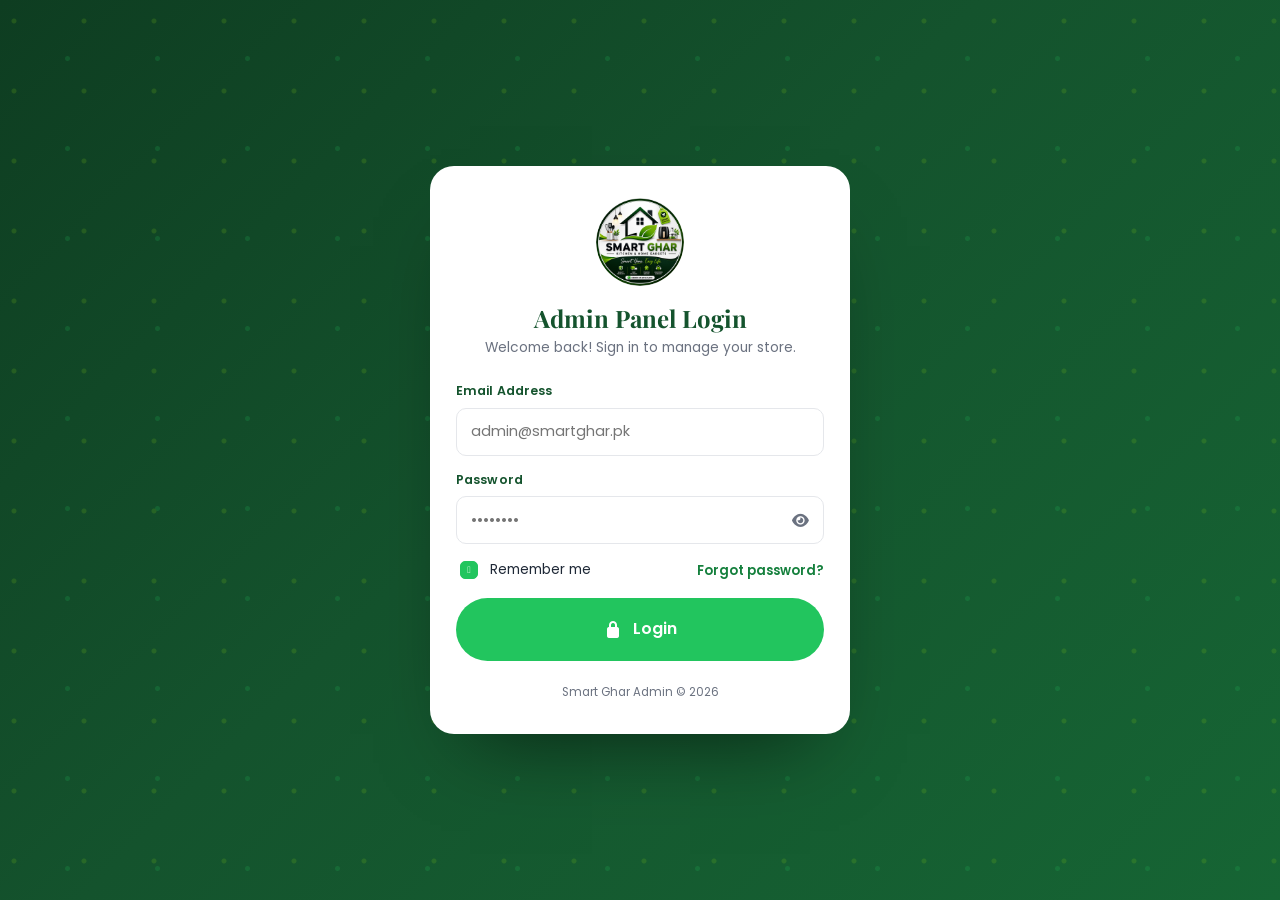
<file: admin-dashboard.html>
<!DOCTYPE html>
<html lang="en">
<head>
  <meta charset="UTF-8">
  <meta name="viewport" content="width=device-width, initial-scale=1.0">
  <title>Admin Dashboard — Smart Ghar</title>
  <meta name="robots" content="noindex,nofollow">
  <link rel="icon" href="/images/favicon.png" type="image/png">
  <link rel="preload" href="/vendor/fonts/poppins-400.woff2" as="font" type="font/woff2" crossorigin>
  <link rel="stylesheet" href="/vendor/fa/css/all.min.css">
  <link rel="stylesheet" href="/css/style.css?v=20261030b">
  <link rel="stylesheet" href="/css/animations.css?v=20261030b">
  <link rel="stylesheet" href="/css/admin.css?v=20261030b">
</head>
<body class="admin-body">
  <div class="sidebar__scrim" data-sidebar-close></div>

  <div class="admin-shell">
    <!-- ============ SIDEBAR ============ -->
    <aside class="sidebar" id="adminSidebar">
      <div class="sidebar__brand">
        <img src="/images/logo.png" alt="Smart Ghar">
        <div><b>SMART <span>GHAR</span></b><small>Admin Panel</small></div>
      </div>
      <nav class="sidebar__nav">
        <a href="#dashboard" data-nav="dashboard" class="is-active"><i class="fa-solid fa-chart-pie"></i> Dashboard</a>
        <a href="#orders" data-nav="orders"><i class="fa-solid fa-cart-shopping"></i> Orders <span class="pill" data-pill-orders>0</span></a>
        <a href="#products" data-nav="products"><i class="fa-solid fa-box"></i> Products</a>
        <a href="#customers" data-nav="customers"><i class="fa-solid fa-users"></i> Customers</a>
        <a href="#categories" data-nav="categories"><i class="fa-solid fa-folder-tree"></i> Categories</a>
        <a href="#coupons" data-nav="coupons"><i class="fa-solid fa-ticket"></i> Coupons</a>
        <a href="#analytics" data-nav="analytics"><i class="fa-solid fa-chart-line"></i> Analytics</a>
        <a href="#settings" data-nav="settings"><i class="fa-solid fa-gear"></i> Settings</a>
        <a href="#" data-logout><i class="fa-solid fa-right-from-bracket"></i> Logout</a>
      </nav>
      <div class="sidebar__foot">
        <div><i class="fa-solid fa-circle" style="color:var(--lime);font-size:.5rem"></i> Store live</div>
        <div style="margin-top:6px"><a href="index.html" target="_blank" style="color:var(--lime)">View storefront <i class="fa-solid fa-arrow-up-right-from-square"></i></a></div>
      </div>
    </aside>

    <!-- ============ MAIN ============ -->
    <div class="admin-main">
      <header class="admin-topbar">
        <button class="icon-btn admin-burger" data-sidebar-open aria-label="Open menu"><i class="fa-solid fa-bars"></i></button>
        <div>
          <h1 data-page-title>Dashboard</h1>
          <span class="sub" data-page-sub>Store overview</span>
        </div>
        <div class="admin-topbar__right">
          <a class="icon-btn" href="index.html" target="_blank" title="View store"><i class="fa-solid fa-store"></i></a>
          <button class="icon-btn" data-refresh title="Refresh data"><i class="fa-solid fa-rotate"></i></button>
          <div class="admin-avatar" data-admin-email title="Admin">A</div>
        </div>
      </header>

      <div class="admin-content">
        <!-- ==================== DASHBOARD ==================== -->
        <section class="admin-section is-active" data-section="dashboard">
          <div class="stat-grid">
            <div class="stat-card">
              <div class="stat-card__top"><span class="stat-card__icon"><i class="fa-solid fa-sack-dollar"></i></span><span class="trend">Today</span></div>
              <b data-stat="today-revenue">PKR 0</b><small>Today's Revenue</small>
            </div>
            <div class="stat-card">
              <div class="stat-card__top"><span class="stat-card__icon"><i class="fa-solid fa-box-open"></i></span><span class="trend">Today</span></div>
              <b data-stat="today-orders">0</b><small>Today's Orders</small>
            </div>
            <div class="stat-card">
              <div class="stat-card__top"><span class="stat-card__icon" style="background:#fef3c7;color:#92400e"><i class="fa-solid fa-hourglass-half"></i></span></div>
              <b data-stat="pending">0</b><small>Pending Orders</small>
            </div>
            <div class="stat-card">
              <div class="stat-card__top"><span class="stat-card__icon" style="background:#dcfce7;color:#166534"><i class="fa-solid fa-arrow-trend-up"></i></span><span class="trend">30 days</span></div>
              <b data-stat="month-revenue">PKR 0</b><small>This Month</small>
            </div>
          </div>

          <div class="chart-grid">
            <div class="panel">
              <div class="panel__head"><h2><i class="fa-solid fa-chart-column" style="color:var(--green)"></i> Sales — last 7 days</h2></div>
              <div class="panel__body chart-card"><canvas data-chart="bar7"></canvas></div>
            </div>
            <div class="panel">
              <div class="panel__head"><h2><i class="fa-solid fa-chart-pie" style="color:var(--green)"></i> Orders by category</h2></div>
              <div class="panel__body chart-card"><canvas data-chart="pieCat"></canvas></div>
            </div>
          </div>

          <div class="panel">
            <div class="panel__head"><h2><i class="fa-solid fa-chart-line" style="color:var(--green)"></i> Monthly revenue trend</h2></div>
            <div class="panel__body chart-card"><canvas data-chart="lineMonth" style="height:220px"></canvas></div>
          </div>

          <div class="chart-grid two">
            <div class="panel">
              <div class="panel__head"><h2><i class="fa-solid fa-fire" style="color:#f97316"></i> Top selling products</h2></div>
              <div class="panel__body"><div class="quick-list" data-top-products></div></div>
            </div>
            <div class="panel">
              <div class="panel__head"><h2><i class="fa-solid fa-triangle-exclamation" style="color:#f59e0b"></i> Low stock alerts</h2></div>
              <div class="panel__body"><div class="quick-list" data-low-stock></div></div>
            </div>
          </div>

          <div class="panel">
            <div class="panel__head">
              <h2><i class="fa-solid fa-clock-rotate-left" style="color:var(--green)"></i> Recent orders</h2>
              <div class="actions"><button class="btn btn--outline btn--sm" data-goto="orders">View all</button></div>
            </div>
            <div class="table-scroll"><table class="data" data-recent-orders><tbody></tbody></table></div>
          </div>
        </section>

        <!-- ==================== ORDERS ==================== -->
        <section class="admin-section" data-section="orders">
          <div class="admin-toolbar">
            <input class="grow" type="search" placeholder="Search order #, name, phone…" data-order-search>
            <select data-order-status>
              <option value="">All statuses</option>
              <option value="pending">Pending</option>
              <option value="confirmed">Confirmed</option>
              <option value="packed">Packed</option>
              <option value="shipped">Shipped</option>
              <option value="delivered">Delivered</option>
              <option value="cancelled">Cancelled</option>
            </select>
            <select data-order-city><option value="">All cities</option></select>
            <button class="btn btn--outline btn--sm" data-export-orders><i class="fa-solid fa-file-csv"></i> Export CSV</button>
          </div>
          <div class="panel">
            <div class="panel__body" style="padding:0">
              <div class="table-scroll"><table class="data" data-orders-table><tbody></tbody></table></div>
            </div>
          </div>
        </section>

        <!-- ==================== PRODUCTS ==================== -->
        <section class="admin-section" data-section="products">
          <div class="admin-toolbar">
            <button class="btn btn--primary btn--sm" data-add-product><i class="fa-solid fa-plus"></i> Add New Product</button>
            <input class="grow" type="search" placeholder="Search products…" data-product-search>
            <select data-product-cat><option value="">All categories</option></select>
            <select data-product-stock>
              <option value="">All stock</option>
              <option value="in">In stock</option>
              <option value="low">Low stock (&lt; 10)</option>
              <option value="out">Out of stock</option>
            </select>
          </div>
          <div class="panel">
            <div class="panel__body" style="padding:0">
              <div class="table-scroll"><table class="data" data-products-table><tbody></tbody></table></div>
            </div>
          </div>
        </section>

        <!-- ==================== CUSTOMERS ==================== -->
        <section class="admin-section" data-section="customers">
          <div class="admin-toolbar">
            <input class="grow" type="search" placeholder="Search name or phone…" data-customer-search>
            <select data-customer-filter>
              <option value="">All customers</option>
              <option value="vip">VIP (5+ orders)</option>
              <option value="new">New (last 30 days)</option>
            </select>
            <button class="btn btn--outline btn--sm" data-export-customers><i class="fa-solid fa-file-csv"></i> Export CSV</button>
          </div>
          <div class="panel">
            <div class="panel__body" style="padding:0">
              <div class="table-scroll"><table class="data" data-customers-table><tbody></tbody></table></div>
            </div>
          </div>
        </section>

        <!-- ==================== CATEGORIES ==================== -->
        <section class="admin-section" data-section="categories">
          <div class="admin-toolbar">
            <button class="btn btn--primary btn--sm" data-add-category><i class="fa-solid fa-plus"></i> Add Category</button>
          </div>
          <div class="panel">
            <div class="panel__body">
              <div class="table-scroll"><table class="data" data-categories-table><tbody></tbody></table></div>
            </div>
          </div>
        </section>

        <!-- ==================== COUPONS ==================== -->
        <section class="admin-section" data-section="coupons">
          <div class="panel">
            <div class="panel__head"><h2><i class="fa-solid fa-ticket" style="color:var(--green)"></i> Create coupon</h2></div>
            <div class="panel__body">
              <form data-coupon-form>
                <div class="form-grid two">
                  <div class="field"><label>Code *</label><input name="code" required placeholder="SMART20" style="text-transform:uppercase"></div>
                  <div class="field"><label>Discount Type *</label>
                    <select name="discount_type" required>
                      <option value="percentage">Percentage (%)</option>
                      <option value="fixed">Fixed Amount (PKR)</option>
                      <option value="free_shipping">Free Shipping</option>
                    </select>
                  </div>
                  <div class="field"><label>Discount Value</label><input name="discount_value" type="number" min="0" step="1" value="20"></div>
                  <div class="field"><label>Minimum Order (PKR)</label><input name="min_order_amount" type="number" min="0" step="50" value="1500"></div>
                  <div class="field"><label>Max Discount Cap (PKR)</label><input name="max_discount_cap" type="number" min="0" step="50" placeholder="optional"></div>
                  <div class="field"><label>Usage Limit (total)</label><input name="usage_limit" type="number" min="0" step="1" placeholder="optional"></div>
                  <div class="field"><label>Valid From</label><input name="valid_from" type="date"></div>
                  <div class="field"><label>Valid Till</label><input name="valid_till" type="date"></div>
                </div>
                <label class="switch"><input type="checkbox" name="is_active" checked> Coupon active</label>
                <button class="btn btn--primary btn--sm" type="submit" style="margin-top:10px"><i class="fa-solid fa-plus"></i> Create Coupon</button>
              </form>
            </div>
          </div>
          <div class="panel">
            <div class="panel__body" style="padding:0">
              <div class="table-scroll"><table class="data" data-coupons-table><tbody></tbody></table></div>
            </div>
          </div>
        </section>

        <!-- ==================== ANALYTICS ==================== -->
        <section class="admin-section" data-section="analytics">
          <div class="admin-toolbar">
            <select data-analytics-range>
              <option value="7">Last 7 days</option>
              <option value="30" selected>Last 30 days</option>
              <option value="90">Last 3 months</option>
              <option value="365">Last 1 year</option>
            </select>
          </div>
          <div class="stat-grid">
            <div class="stat-card"><span class="stat-card__icon"><i class="fa-solid fa-sack-dollar"></i></span><b data-an="revenue">PKR 0</b><small>Total Revenue</small></div>
            <div class="stat-card"><span class="stat-card__icon"><i class="fa-solid fa-receipt"></i></span><b data-an="orders">0</b><small>Total Orders</small></div>
            <div class="stat-card"><span class="stat-card__icon"><i class="fa-solid fa-calculator"></i></span><b data-an="aov">PKR 0</b><small>Average Order Value</small></div>
            <div class="stat-card"><span class="stat-card__icon"><i class="fa-solid fa-percent"></i></span><b data-an="conversion">0%</b><small>Delivered Rate</small></div>
          </div>

          <div class="chart-grid two">
            <div class="panel">
              <div class="panel__head"><h2><i class="fa-solid fa-city" style="color:var(--green)"></i> Sales by city</h2></div>
              <div class="panel__body chart-card"><canvas data-chart="pieCity"></canvas></div>
            </div>
            <div class="panel">
              <div class="panel__head"><h2><i class="fa-solid fa-layer-group" style="color:var(--green)"></i> Sales by category</h2></div>
              <div class="panel__body chart-card"><canvas data-chart="pieCat2"></canvas></div>
            </div>
          </div>

          <div class="chart-grid two">
            <div class="panel">
              <div class="panel__head"><h2><i class="fa-solid fa-clock" style="color:var(--green)"></i> Peak order hours</h2></div>
              <div class="panel__body chart-card"><canvas data-chart="barHours"></canvas></div>
            </div>
            <div class="panel">
              <div class="panel__head"><h2><i class="fa-solid fa-user-plus" style="color:var(--green)"></i> New customers</h2></div>
              <div class="panel__body chart-card"><canvas data-chart="lineCustomers"></canvas></div>
            </div>
          </div>

          <div class="panel">
            <div class="panel__head"><h2><i class="fa-solid fa-trophy" style="color:#f59e0b"></i> Top selling products</h2></div>
            <div class="panel__body"><div class="quick-list" data-top-products-full></div></div>
          </div>
        </section>

        <!-- ==================== SETTINGS ==================== -->
        <section class="admin-section" data-section="settings">
          <form data-settings-form>
            <div class="panel">
              <div class="panel__head"><h2><i class="fa-solid fa-store" style="color:var(--green)"></i> Store settings</h2></div>
              <div class="panel__body">
                <label class="switch"><input type="checkbox" name="store_status" checked> Store open (customers can order)</label>
                <div class="form-grid two">
                  <div class="field"><label>Store Name</label><input name="store_name" value="Smart Ghar"></div>
                  <div class="field"><label>Logo</label><input name="logo_url" value="/images/logo.png"></div>
                </div>
                <div class="field"><label>Announcement Bar Text</label><input name="announcement_text" value="🚚 Cash on Delivery All Over Pakistan 🇵🇰 | Free Shipping Above PKR 3,000"></div>
              </div>
            </div>

            <div class="panel">
              <div class="panel__head"><h2><i class="fa-solid fa-truck-fast" style="color:var(--green)"></i> Shipping</h2></div>
              <div class="panel__body">
                <div class="form-grid two">
                  <div class="field"><label>Free Shipping Threshold (PKR)</label><input name="free_shipping_threshold" type="number" value="3000"></div>
                  <div class="field"><label>Standard Shipping Fee (PKR)</label><input name="shipping_fee" type="number" value="200"></div>
                </div>
              </div>
            </div>

            <div class="panel">
              <div class="panel__head"><h2><i class="fa-brands fa-whatsapp" style="color:var(--green)"></i> Contact &amp; social</h2></div>
              <div class="panel__body">
                <div class="form-grid two">
                  <div class="field"><label>WhatsApp Number</label><input name="whatsapp_number" value="923182158561"></div>
                  <div class="field"><label>Support Email</label><input name="support_email" value="info@smartghar.pk"></div>
                </div>
                <div class="field"><label>Business Address</label><input name="business_address" value="Karachi, Pakistan"></div>
                <div class="form-grid two">
                  <div class="field"><label>Instagram URL</label><input name="instagram" value="https://instagram.com/smartghar.pk"></div>
                  <div class="field"><label>Facebook URL</label><input name="facebook" value="https://facebook.com/smartghar.pk"></div>
                  <div class="field"><label>TikTok URL</label><input name="tiktok" value="https://tiktok.com/@smartghar.pk"></div>
                  <div class="field"><label>YouTube URL</label><input name="youtube" value="https://youtube.com/@smartghar.pk"></div>
                </div>
              </div>
            </div>

            <div class="panel">
              <div class="panel__head"><h2><i class="fa-solid fa-money-bill" style="color:var(--green)"></i> Payment details</h2></div>
              <div class="panel__body">
                <label class="switch"><input type="checkbox" name="cod_enabled" checked> Cash on Delivery enabled</label>
                <div class="form-grid two">
                  <div class="field"><label>Bank Name</label><input name="bank_name" placeholder="Meezan Bank"></div>
                  <div class="field"><label>Account Title</label><input name="bank_title" placeholder="Smart Ghar"></div>
                </div>
                <div class="field"><label>Bank Account Number</label><input name="bank_account" placeholder="0000 0000 0000 0000"></div>
                <div class="form-grid two">
                  <div class="field"><label>EasyPaisa Number</label><input name="easypaisa" placeholder="0318 2158561"></div>
                  <div class="field"><label>JazzCash Number</label><input name="jazzcash" placeholder="0318 2158561"></div>
                </div>
                <button class="btn btn--primary btn--sm" type="submit"><i class="fa-solid fa-floppy-disk"></i> Save Settings</button>
              </div>
            </div>
          </form>

          <div class="panel">
            <div class="panel__head"><h2><i class="fa-solid fa-user-shield" style="color:var(--green)"></i> Admin account</h2></div>
            <div class="panel__body">
              <p style="font-size:.82rem;color:var(--muted);margin-bottom:12px">Signed in as <b data-admin-emailtext></b></p>
              <form data-password-form class="form-grid two">
                <div class="field"><label>New Password</label><input type="password" name="password" minlength="6" required placeholder="At least 6 characters"></div>
                <div class="field"><label>Confirm Password</label><input type="password" name="confirm" minlength="6" required></div>
                <div><button class="btn btn--forest btn--sm" type="submit"><i class="fa-solid fa-key"></i> Update Password</button></div>
              </form>
            </div>
          </div>
        </section>
      </div>
    </div>
  </div>

  <!-- ==================== MODALS ==================== -->
  <div class="admin-modal" id="orderModal">
    <div class="admin-modal__backdrop" data-modal-close></div>
    <div class="admin-modal__card">
      <div class="admin-modal__head"><h3>Order details</h3><button class="icon-btn" data-modal-close><i class="fa-solid fa-xmark"></i></button></div>
      <div class="admin-modal__body" data-order-detail></div>
      <div class="admin-modal__foot" data-order-actions></div>
    </div>
  </div>

  <div class="admin-modal" id="productModal">
    <div class="admin-modal__backdrop" data-modal-close></div>
    <div class="admin-modal__card">
      <div class="admin-modal__head"><h3 data-product-modal-title>Add product</h3><button class="icon-btn" data-modal-close><i class="fa-solid fa-xmark"></i></button></div>
      <form data-product-form>
        <div class="admin-modal__body">
          <div class="field"><label>Product Title *</label><input name="title" required></div>
          <div class="form-grid two">
            <div class="field"><label>Category *</label><select name="category" required data-category-select></select></div>
            <div class="field"><label>Stock Quantity *</label><input name="stock_quantity" type="number" min="0" value="10" required></div>
            <div class="field"><label>Original Price (PKR) *</label><input name="original_price" type="number" min="1" step="1" required></div>
            <div class="field"><label>Sale Price (PKR)</label><input name="sale_price" type="number" min="0" step="1"></div>
            <div class="field"><label>Rating (0–5)</label><input name="rating" type="number" min="0" max="5" step="0.1" value="4.5"></div>
            <div class="field"><label>Review Count</label><input name="review_count" type="number" min="0" value="0"></div>
          </div>
          <div class="field"><label>Short Description</label><textarea name="short_description" rows="2" maxlength="180"></textarea></div>
          <div class="field"><label>Full Description</label><textarea name="full_description" rows="4"></textarea></div>
          <div class="field"><label>Main Image</label><input name="image_url" placeholder="/images/products/chopper.png or choose from gallery"></div>
          <div class="field"><label>Gallery Photos</label><input name="image_gallery" placeholder="/images/a.png, /images/b.png"></div>
          <div class="field"><label>Key Features (one per line)</label><textarea name="key_features" rows="3"></textarea></div>
          <div class="field"><label>Tags</label>
            <div style="display:flex;gap:14px;flex-wrap:wrap">
              <label class="check" style="padding:0"><input type="checkbox" name="tag_hot_deal" value="hot_deal"> Hot Deal</label>
              <label class="check" style="padding:0"><input type="checkbox" name="tag_new" value="new"> New Arrival</label>
              <label class="check" style="padding:0"><input type="checkbox" name="tag_best_seller" value="best_seller"> Best Seller</label>
              <label class="check" style="padding:0"><input type="checkbox" name="tag_limited" value="limited"> Limited Stock</label>
            </div>
          </div>
          <label class="switch"><input type="checkbox" name="is_featured"> Featured product</label>
          <label class="switch"><input type="checkbox" name="is_active" checked> Active (visible in store)</label>
        </div>
        <div class="admin-modal__foot">
          <button type="button" class="btn btn--ghost btn--sm" data-modal-close>Cancel</button>
          <button type="submit" class="btn btn--primary btn--sm"><i class="fa-solid fa-floppy-disk"></i> Save Product</button>
        </div>
      </form>
    </div>
  </div>

  <div class="admin-modal" id="categoryModal">
    <div class="admin-modal__backdrop" data-modal-close></div>
    <div class="admin-modal__card" style="max-width:520px">
      <div class="admin-modal__head"><h3 data-cat-modal-title>Add category</h3><button class="icon-btn" data-modal-close><i class="fa-solid fa-xmark"></i></button></div>
      <form data-category-form>
        <div class="admin-modal__body">
          <div class="field"><label>Name *</label><input name="name" required></div>
          <div class="form-grid two">
            <div class="field"><label>Slug *</label><input name="slug" required placeholder="kitchen-gadgets"></div>
            <div class="field"><label>Icon</label>
              <select name="icon">
                <option>🍳</option><option>🏠</option><option>📦</option><option>🎁</option><option>🛍️</option><option>🍽️</option><option>🧴</option><option>⌚</option>
              </select>
            </div>
          </div>
          <div class="field"><label>Category Image</label><input name="image_url" placeholder="/images/products/cat-kitchen.png"></div>
          <div class="field"><label>Description</label><textarea name="description" rows="2"></textarea></div>
          <label class="switch"><input type="checkbox" name="is_active" checked> Active</label>
        </div>
        <div class="admin-modal__foot">
          <button type="button" class="btn btn--ghost btn--sm" data-modal-close>Cancel</button>
          <button type="submit" class="btn btn--primary btn--sm">Save Category</button>
        </div>
      </form>
    </div>
  </div>

  <div class="admin-modal" id="customerModal">
    <div class="admin-modal__backdrop" data-modal-close></div>
    <div class="admin-modal__card" style="max-width:600px">
      <div class="admin-modal__head"><h3>Customer details</h3><button class="icon-btn" data-modal-close><i class="fa-solid fa-xmark"></i></button></div>
      <div class="admin-modal__body" data-customer-detail></div>
    </div>
  </div>

  <div class="admin-modal" id="confirmModal">
    <div class="admin-modal__backdrop" data-modal-close></div>
    <div class="admin-modal__card" style="max-width:420px">
      <div class="admin-modal__head"><h3>Please confirm</h3><button class="icon-btn" data-modal-close><i class="fa-solid fa-xmark"></i></button></div>
      <div class="admin-modal__body"><p data-confirm-text style="font-size:.88rem"></p></div>
      <div class="admin-modal__foot">
        <button class="btn btn--ghost btn--sm" data-modal-close>Cancel</button>
        <button class="btn btn--primary btn--sm" data-confirm-yes>Confirm</button>
      </div>
    </div>
  </div>

  <script src="/vendor/supabase.js"></script>
  <script src="/js/supabase-config.js?v=20261030b"></script>
  <script>
    /* Cache-proof shim ------------------------------------------------------
       supabase-js v2 renamed storage.publicUrl() to storage.getPublicUrl().
       A browser holding an older cached admin-images.js would still call the
       old name and fail, so alias it here (inline = part of the always
       revalidated HTML). Harmless once every cache has rotated. */
    (function () {
      try {
        var sb = window.SG && window.SG.sb;
        if (!sb || !sb.storage || typeof sb.storage.from !== 'function') return;
        var bucket = sb.storage.from('product-images');
        if (!bucket || typeof bucket.getPublicUrl !== 'function') return;
        var proto = Object.getPrototypeOf(bucket);
        if (proto && typeof proto.publicUrl !== 'function') {
          proto.publicUrl = function (path, opts) { return this.getPublicUrl(path, opts); };
        }
      } catch (e) { /* never block the panel */ }
    })();
  </script>
  <script src="/js/admin-images.js?v=20261030b"></script>
  <script src="/js/admin.js?v=20261030b"></script>
</body>
</html>
</file>
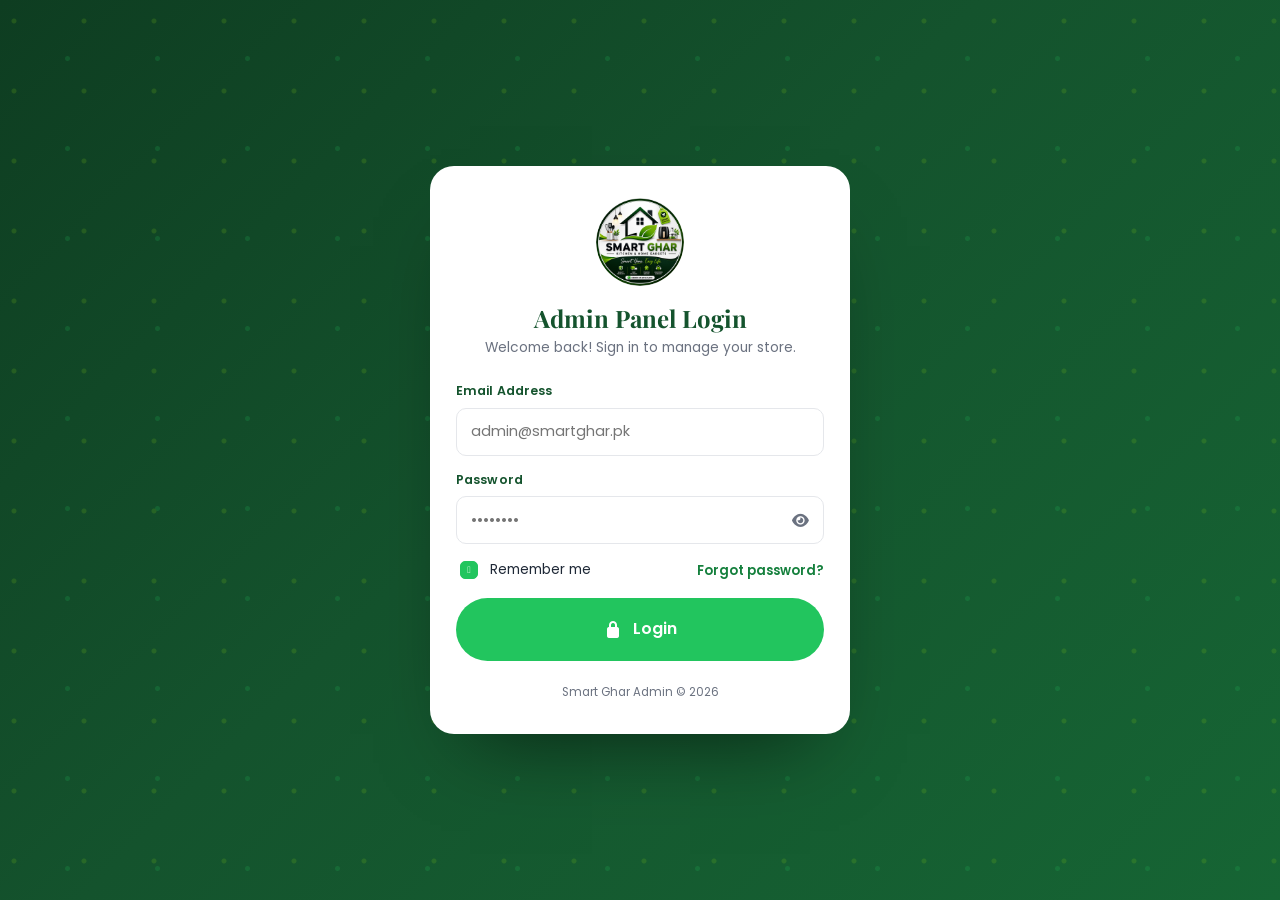
<file: admin-login.html>
<!DOCTYPE html>
<html lang="en">
<head>
  <meta charset="UTF-8">
  <meta name="robots" content="noindex,nofollow">
  <meta name="viewport" content="width=device-width, initial-scale=1.0">
  <title>Admin Login — Smart Ghar</title>
  <meta name="description" content="Smart Ghar admin panel login.">
  <meta name="keywords" content="kitchen gadgets Pakistan, home appliances COD, online shopping Karachi, smart home products, kitchen tools PK">
  <meta name="theme-color" content="#14532d">
  <meta property="og:title" content="Admin Login — Smart Ghar">
  <meta property="og:description" content="Smart Ghar admin panel login.">
  <meta property="og:image" content="https://smartgharpk.vercel.app/images/logo.png">
  <meta property="og:url" content="https://smartgharpk.vercel.app/admin-login.html">
  <meta property="og:type" content="website">
  <link rel="icon" href="/images/favicon.png" type="image/png">
  <link rel="apple-touch-icon" href="/images/logo.png">
  <link rel="preload" href="/vendor/fonts/poppins-400.woff2" as="font" type="font/woff2" crossorigin>
  <link rel="stylesheet" href="/vendor/fa/css/all.min.css">
  <link rel="stylesheet" href="/vendor/aos.css">
  <link rel="stylesheet" href="/css/style.css?v=20261030b">
  <link rel="stylesheet" href="/css/animations.css?v=20261030b">
  <link rel="stylesheet" href="/css/admin.css?v=20261030b">
  
</head>
<body>
  <div class="page-loader"><div class="page-loader__spinner"></div></div>
  <div class="scroll-progress"></div>

  <main class="auth-page">
    <div class="auth-card">
      <a href="index.html" style="display:flex;flex-direction:column;align-items:center;gap:10px;margin-bottom:18px">
        <img src="/images/logo.png" alt="Smart Ghar" width="88" height="88" style="border-radius:50%">
      </a>
      <h1 style="font-size:1.5rem;text-align:center;margin-bottom:4px">Admin Panel Login</h1>
      <p style="text-align:center;color:var(--muted);font-size:.86rem;margin-bottom:22px">Welcome back! Sign in to manage your store.</p>

      <form data-admin-login novalidate>
        <div class="field">
          <label for="aEmail">Email Address</label>
          <input id="aEmail" type="email" name="email" autocomplete="username" placeholder="admin@smartghar.pk" required>
        </div>
        <div class="field">
          <label for="aPass">Password</label>
          <div class="pass-wrap">
            <input id="aPass" type="password" name="password" autocomplete="current-password" placeholder="••••••••" required>
            <button type="button" class="pass-toggle" data-pass-toggle aria-label="Show password"><i class="fa-solid fa-eye"></i></button>
          </div>
        </div>
        <div style="display:flex;align-items:center;justify-content:space-between;margin-bottom:16px;font-size:.82rem">
          <label class="check" style="padding:0"><input type="checkbox" name="remember" checked> Remember me</label>
          <a class="link-underline" href="#" style="color:var(--green-700);font-weight:600" data-forgot>Forgot password?</a>
        </div>
        <button class="btn btn--primary btn--block btn--lg" type="submit" data-login-btn>
          <i class="fa-solid fa-lock"></i> Login
        </button>
        <p data-login-error style="display:none;color:#dc2626;font-size:.82rem;margin-top:12px;text-align:center"></p>
      </form>

      <p style="text-align:center;font-size:.72rem;color:var(--muted);margin-top:22px">Smart Ghar Admin © <span data-year>2025</span></p>
    </div>
  </main>
  <script src="/vendor/supabase.js"></script>
  <script src="/js/supabase-config.js?v=20261030b"></script>
  <script>
    document.querySelectorAll('[data-year]').forEach(function (el) { el.textContent = new Date().getFullYear(); });
    var toggle = document.querySelector('[data-pass-toggle]');
    toggle && toggle.addEventListener('click', function () {
      var input = document.getElementById('aPass');
      var show = input.type === 'password';
      input.type = show ? 'text' : 'password';
      toggle.innerHTML = '<i class="fa-solid fa-eye' + (show ? '-slash' : '') + '"></i>';
    });

    var form = document.querySelector('[data-admin-login]');
    var errEl = document.querySelector('[data-login-error]');
    var btn = document.querySelector('[data-login-btn]');

    // already signed in? go straight to dashboard
    (async function () {
      if (!window.SG || !SG.sb) return;
      var s = await SG.sb.auth.getSession();
      if (s && s.data && s.data.session) window.location.replace('admin-dashboard.html');
    })();

    var emailEl = form.querySelector('[name="email"]');
    var passEl = form.querySelector('[name="password"]');

    form.addEventListener('submit', async function (e) {
      e.preventDefault();
      errEl.style.display = 'none';
      var email = emailEl.value.trim();
      var pass = passEl.value;
      if (!email || !pass) { errEl.textContent = 'Please enter your email and password.'; errEl.style.display = 'block'; return; }
      if (!window.SG || !SG.sb) { errEl.textContent = 'Connection problem — please refresh the page and try again.'; errEl.style.display = 'block'; return; }
      btn.disabled = true;
      btn.innerHTML = '<span class="spinner"></span> Signing in…';
      try {
        var res = await SG.sb.auth.signInWithPassword({ email: email, password: pass });
        if (res.error) throw res.error;
        window.location.href = 'admin-dashboard.html';
      } catch (err) {
        errEl.textContent = (err && err.message) ? err.message : 'Login failed. Please check your credentials.';
        errEl.style.display = 'block';
        btn.disabled = false;
        btn.innerHTML = '<i class="fa-solid fa-lock"></i> Login';
      }
    });

    document.querySelector('[data-forgot]').addEventListener('click', async function (e) {
      e.preventDefault();
      var email = emailEl.value.trim();
      if (!email) { errEl.textContent = 'Enter your admin email first, then click forgot password.'; errEl.style.display = 'block'; return; }
      if (!window.SG || !SG.sb) { errEl.textContent = 'Connection problem — please refresh the page.'; errEl.style.display = 'block'; return; }
      try {
        await SG.sb.auth.resetPasswordForEmail(email, { redirectTo: window.location.origin + '/admin-login.html' });
        SG.toast('Password reset link sent to ' + email, 'success');
      } catch (err) {
        SG.toast('Could not send reset email.', 'error');
      }
    });
  </script>
</body>
</html>
</file>
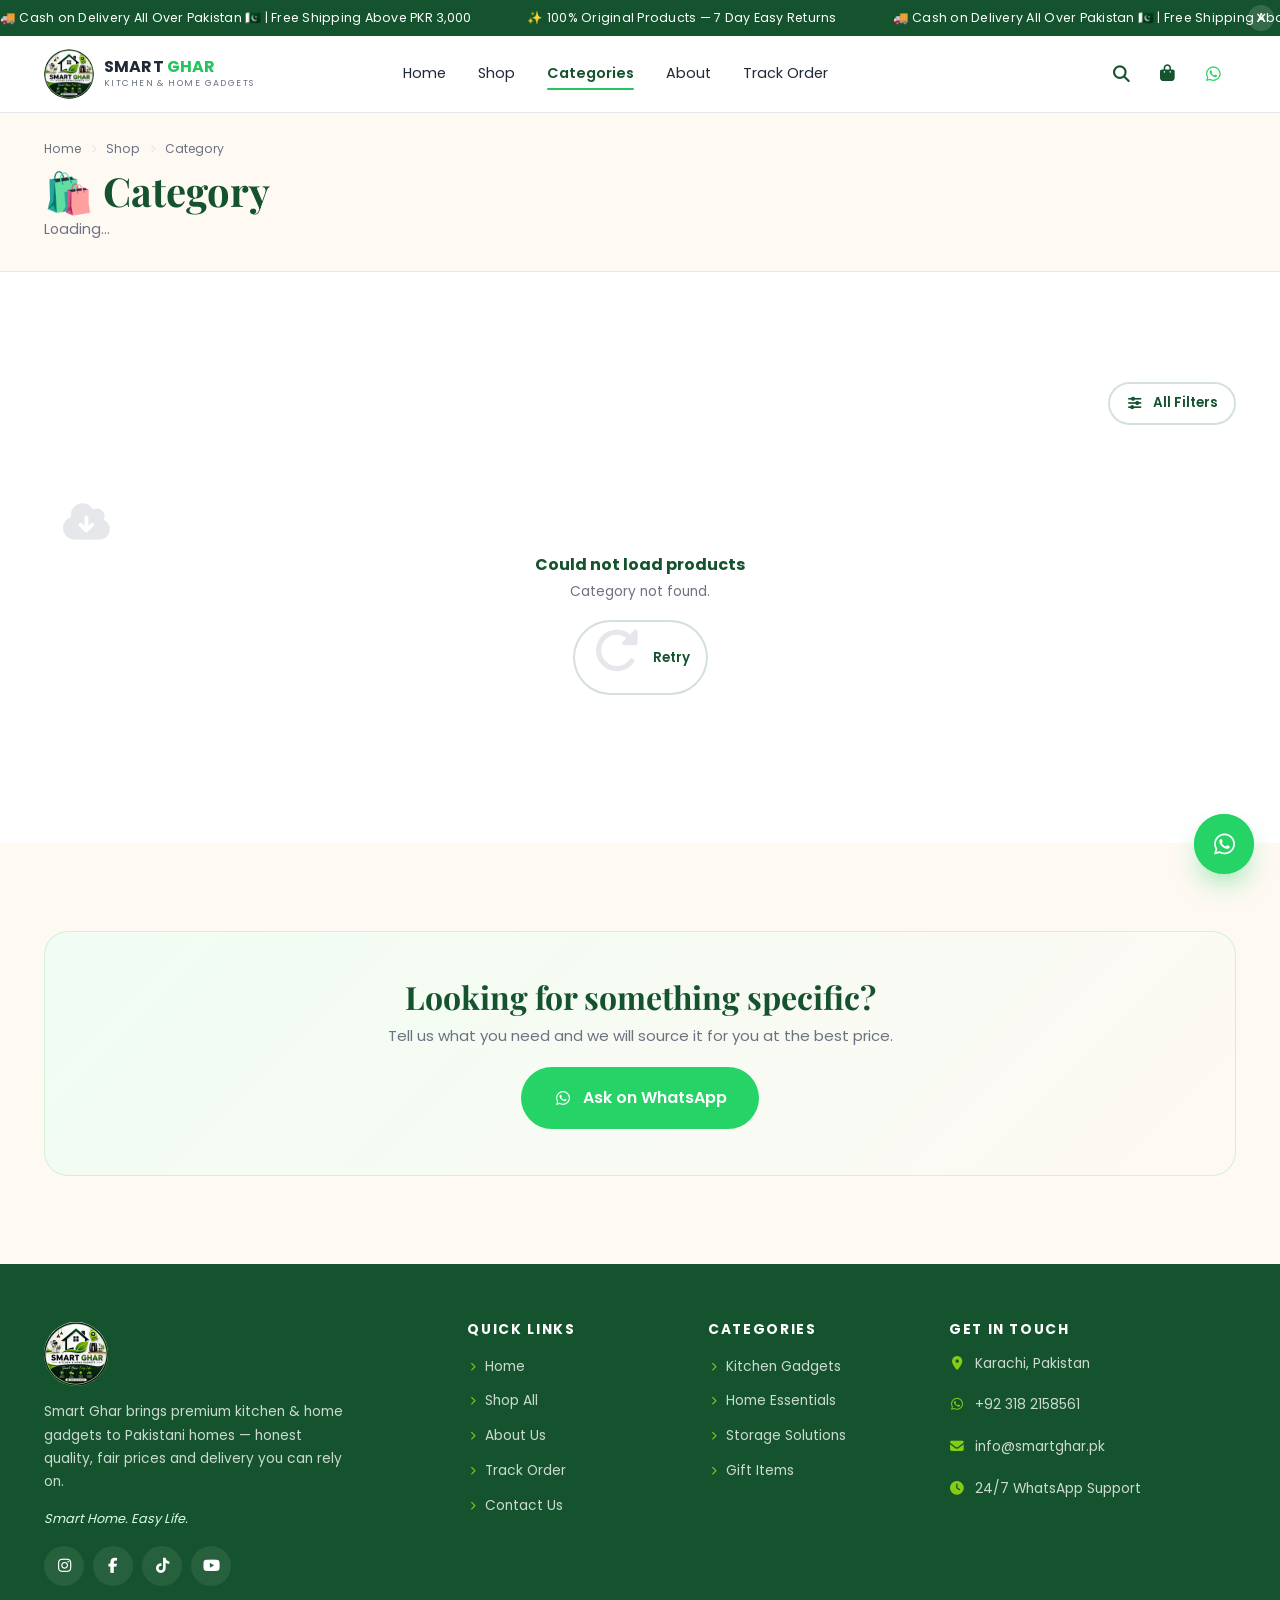
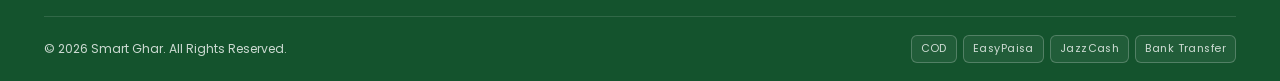
<file: category.html>
<!DOCTYPE html>
<html lang="en">
<head>
  <meta charset="UTF-8">
  <meta name="viewport" content="width=device-width, initial-scale=1.0">
  <title>Shop by Category — Smart Ghar</title>
  <meta name="description" content="Explore Smart Ghar categories: kitchen gadgets, home essentials, storage solutions and gift items with cash on delivery.">
  <meta name="keywords" content="kitchen gadgets Pakistan, home appliances COD, online shopping Karachi, smart home products, kitchen tools PK">
  <meta name="theme-color" content="#14532d">
  <meta property="og:title" content="Shop by Category — Smart Ghar">
  <meta property="og:description" content="Explore Smart Ghar categories: kitchen gadgets, home essentials, storage solutions and gift items with cash on delivery.">
  <meta property="og:image" content="https://smartgharpk.vercel.app/images/logo.png">
  <meta property="og:url" content="https://smartgharpk.vercel.app/category.html">
  <meta property="og:type" content="website">
  <link rel="icon" href="/images/favicon.png" type="image/png">
  <link rel="apple-touch-icon" href="/images/logo.png">
  <link rel="preload" href="/vendor/fonts/poppins-400.woff2" as="font" type="font/woff2" crossorigin>
  <link rel="stylesheet" href="/vendor/fa/css/all.min.css">
  <link rel="stylesheet" href="/vendor/aos.css">
  <link rel="stylesheet" href="/css/style.css?v=20261030b">
  <link rel="stylesheet" href="/css/animations.css?v=20261030b">
  
</head>
<body>
  <div class="page-loader"><div class="page-loader__spinner"></div></div>
  <div class="scroll-progress"></div>

  <div class="announce">
    <div class="announce__track">
      <span data-announce-text>🚚 Cash on Delivery All Over Pakistan 🇵🇰 | Free Shipping Above PKR 3,000</span>
      <span>✨ 100% Original Products — 7 Day Easy Returns</span>
      <span data-announce-text>🚚 Cash on Delivery All Over Pakistan 🇵🇰 | Free Shipping Above PKR 3,000</span>
      <span>✨ 100% Original Products — 7 Day Easy Returns</span>
    </div>
    <button class="announce__close" aria-label="Close announcement" style="display:grid"><i class="fa-solid fa-xmark"></i></button>
  </div>

  <header class="header">
    <div class="container header__inner">
      <a class="brand" href="index.html" aria-label="Smart Ghar home">
        <img class="logo-pop" src="/images/logo.png" alt="Smart Ghar logo" width="50" height="50">
        <span class="brand__text"><b>SMART <span>GHAR</span></b><small>Kitchen &amp; Home Gadgets</small></span>
      </a>
      <nav class="nav" aria-label="Main navigation">
        <a href="index.html">Home</a>
        <a href="shop.html">Shop</a>
        <a href="category.html?c=kitchen-gadgets">Categories</a>
        <a href="about.html">About</a>
        <a href="track-order.html">Track Order</a>
      </nav>
      <div class="header__actions">
        <button class="icon-btn" data-open-search aria-label="Search products"><i class="fa-solid fa-magnifying-glass"></i></button>
        <button class="icon-btn" data-open-cart aria-label="Open cart">
          <i class="fa-solid fa-bag-shopping" data-cart-icon></i>
          <span class="cart-badge is-empty" data-cart-count>0</span>
        </button>
        <a class="icon-btn icon-btn--wa" data-wa-link data-wa-text="Hi Smart Ghar! I need help with my order." aria-label="Chat on WhatsApp"><i class="fa-brands fa-whatsapp"></i></a>
        <button class="burger" aria-label="Open menu" aria-expanded="false" aria-controls="mobileMenu"><span></span><span></span><span></span></button>
      </div>
    </div>
  </header>

  <div class="mobile-menu" id="mobileMenu">
    <div class="mobile-menu__head">
      <a class="brand" href="index.html">
        <img src="/images/logo.png" alt="Smart Ghar" width="44" height="44">
        <span class="brand__text"><b>SMART <span>GHAR</span></b><small>Kitchen &amp; Home Gadgets</small></span>
      </a>
      <button class="icon-btn" data-menu-close aria-label="Close menu"><i class="fa-solid fa-xmark"></i></button>
    </div>
    <nav class="mobile-menu__links">
      <a href="index.html">Home <i class="fa-solid fa-arrow-right"></i></a>
      <a href="shop.html">Shop All <i class="fa-solid fa-arrow-right"></i></a>
      <a href="category.html?c=kitchen-gadgets">Categories <i class="fa-solid fa-arrow-right"></i></a>
      <a href="about.html">About Us <i class="fa-solid fa-arrow-right"></i></a>
      <a href="track-order.html">Track Order <i class="fa-solid fa-arrow-right"></i></a>
      <a href="checkout.html">Checkout <i class="fa-solid fa-arrow-right"></i></a>
    </nav>
    <div class="mobile-menu__cta">
      <a class="btn btn--wa" data-wa-link data-wa-text="Hi Smart Ghar! I need help choosing a product."><i class="fa-brands fa-whatsapp"></i> Chat on WhatsApp</a>
      <a class="btn btn--outline" href="shop.html">Start Shopping</a>
    </div>
    <div class="mobile-menu__foot">
      <p><i class="fa-solid fa-truck-fast"></i> Cash on Delivery all over Pakistan</p>
      <p style="margin-top:6px"><i class="fa-solid fa-phone"></i> <span data-wa-display>+92 318 2158561</span></p>
    </div>
  </div>

  <div class="search-overlay" role="dialog" aria-modal="true" aria-label="Search products">
    <div class="search-overlay__box">
      <form class="search-field" role="search">
        <i class="fa-solid fa-magnifying-glass" style="color:var(--muted)"></i>
        <input type="search" placeholder="Search for chopper, air fryer, lamp…" aria-label="Search products" autocomplete="off">
        <button class="btn btn--primary btn--sm" type="submit">Search</button>
      </form>
      <div class="search-results"></div>
    </div>
  </div>

  <main>
    <div class="page-head">
      <div class="container">
        <nav class="breadcrumb"><a href="index.html">Home</a><i class="fa-solid fa-chevron-right"></i><a href="shop.html">Shop</a><i class="fa-solid fa-chevron-right"></i><span data-cat-crumb>Category</span></nav>
        <h1><span data-cat-icon>🛍️</span> <span data-cat-name>Category</span></h1>
        <p data-cat-desc>Loading…</p>
      </div>
    </div>

    <div class="section">
      <div class="container">
        <div style="display:flex;gap:8px;flex-wrap:wrap;margin-bottom:22px" data-cat-tabs></div>
        <div style="display:flex;align-items:center;justify-content:space-between;gap:12px;flex-wrap:wrap;margin-bottom:16px">
          <span class="count" data-cat-count style="color:var(--muted);font-size:.84rem"></span>
          <a class="btn btn--outline btn--sm" href="shop.html"><i class="fa-solid fa-sliders"></i> All Filters</a>
        </div>
        <div class="product-grid product-grid--4" data-category-grid></div>
      </div>
    </div>

    <section class="section section--cream section--tight">
      <div class="container">
        <div class="newsletter" data-aos="fade-up">
          <h2>Looking for something specific?</h2>
          <p>Tell us what you need and we will source it for you at the best price.</p>
          <div class="center"><a class="btn btn--wa btn--lg" data-wa-link data-wa-text="Hi Smart Ghar! I am looking for a specific product."><i class="fa-brands fa-whatsapp"></i> Ask on WhatsApp</a></div>
        </div>
      </div>
    </section>
  </main>

  <footer class="footer">
    <div class="container">
      <div class="footer__grid">
        <div class="footer__brand">
          <img src="/images/logo.png" alt="Smart Ghar" width="80" height="80" loading="lazy">
          <p>Smart Ghar brings premium kitchen &amp; home gadgets to Pakistani homes — honest quality, fair prices and delivery you can rely on.</p>
          <p class="footer__made" style="font-size:.8rem;color:#dcfce7;font-style:italic">Smart Home. Easy Life.</p>
          <div class="socials">
            <a href="https://instagram.com/smartghar.pk" target="_blank" rel="noopener" aria-label="Instagram"><i class="fa-brands fa-instagram"></i></a>
            <a href="https://facebook.com/smartghar.pk" target="_blank" rel="noopener" aria-label="Facebook"><i class="fa-brands fa-facebook-f"></i></a>
            <a href="https://tiktok.com/@smartghar.pk" target="_blank" rel="noopener" aria-label="TikTok"><i class="fa-brands fa-tiktok"></i></a>
            <a href="https://youtube.com/@smartghar.pk" target="_blank" rel="noopener" aria-label="YouTube"><i class="fa-brands fa-youtube"></i></a>
          </div>
        </div>
        <div>
          <h4>Quick Links</h4>
          <ul>
            <li><a href="index.html"><i class="fa-solid fa-chevron-right"></i> Home</a></li>
            <li><a href="shop.html"><i class="fa-solid fa-chevron-right"></i> Shop All</a></li>
            <li><a href="about.html"><i class="fa-solid fa-chevron-right"></i> About Us</a></li>
            <li><a href="track-order.html"><i class="fa-solid fa-chevron-right"></i> Track Order</a></li>
            <li><a data-wa-link data-wa-text="Hi Smart Ghar! I need help." href="#"><i class="fa-solid fa-chevron-right"></i> Contact Us</a></li>
          </ul>
        </div>
        <div>
          <h4>Categories</h4>
          <ul>
            <li><a href="category.html?c=kitchen-gadgets"><i class="fa-solid fa-chevron-right"></i> Kitchen Gadgets</a></li>
            <li><a href="category.html?c=home-essentials"><i class="fa-solid fa-chevron-right"></i> Home Essentials</a></li>
            <li><a href="category.html?c=storage-solutions"><i class="fa-solid fa-chevron-right"></i> Storage Solutions</a></li>
            <li><a href="category.html?c=gift-items"><i class="fa-solid fa-chevron-right"></i> Gift Items</a></li>
          </ul>
        </div>
        <div>
          <h4>Get In Touch</h4>
          <ul class="footer__contact">
            <li><i class="fa-solid fa-location-dot"></i><span>Karachi, Pakistan</span></li>
            <li><i class="fa-brands fa-whatsapp"></i><a data-wa-link data-wa-text="Hi Smart Ghar! I need help." href="#"><span data-wa-display>+92 318 2158561</span></a></li>
            <li><i class="fa-solid fa-envelope"></i><a href="mailto:info@smartghar.pk" data-store-email>info@smartghar.pk</a></li>
            <li><i class="fa-solid fa-clock"></i><span>24/7 WhatsApp Support</span></li>
          </ul>
        </div>
      </div>
      <div class="footer__bottom">
        <span>© <span data-year>2025</span> Smart Ghar. All Rights Reserved.</span>
        <div class="pay-icons"><span>COD</span><span>EasyPaisa</span><span>JazzCash</span><span>Bank Transfer</span></div>
      </div>
    </div>
  </footer>

  <a class="wa-float" data-wa-link data-wa-text="Hi Smart Ghar! I need help with my order." aria-label="Chat on WhatsApp">
    <i class="fa-brands fa-whatsapp"></i><span class="wa-float__tip">Chat with us!</span>
  </a>
  <button class="to-top" aria-label="Back to top"><i class="fa-solid fa-arrow-up"></i></button>

  <nav class="bottom-nav" aria-label="Mobile quick navigation">
    <a href="index.html"><i class="fa-solid fa-house"></i> Home</a>
    <a href="shop.html"><i class="fa-solid fa-bag-shopping"></i> Shop</a>
    <a class="bn-wa" data-wa-link data-wa-text="Hi Smart Ghar! I need help." href="#"><i class="fa-brands fa-whatsapp"></i> WhatsApp</a>
    <a data-open-cart href="#"><i class="fa-solid fa-cart-shopping"></i> Cart <span class="cart-badge bn-badge is-empty" data-cart-count>0</span></a>
    <a href="track-order.html"><i class="fa-solid fa-user"></i> Account</a>
  </nav>

  <script src="/vendor/supabase.js"></script>
  <script src="/vendor/aos.js"></script>
  <script src="/js/supabase-config.js?v=20261030b"></script>
  <script src="/js/cart.js?v=20261030b"></script>
  <script src="/js/main.js?v=20261030b"></script>
  <script src="/js/store.js?v=20261030b"></script>
</body>
</html>
</file>
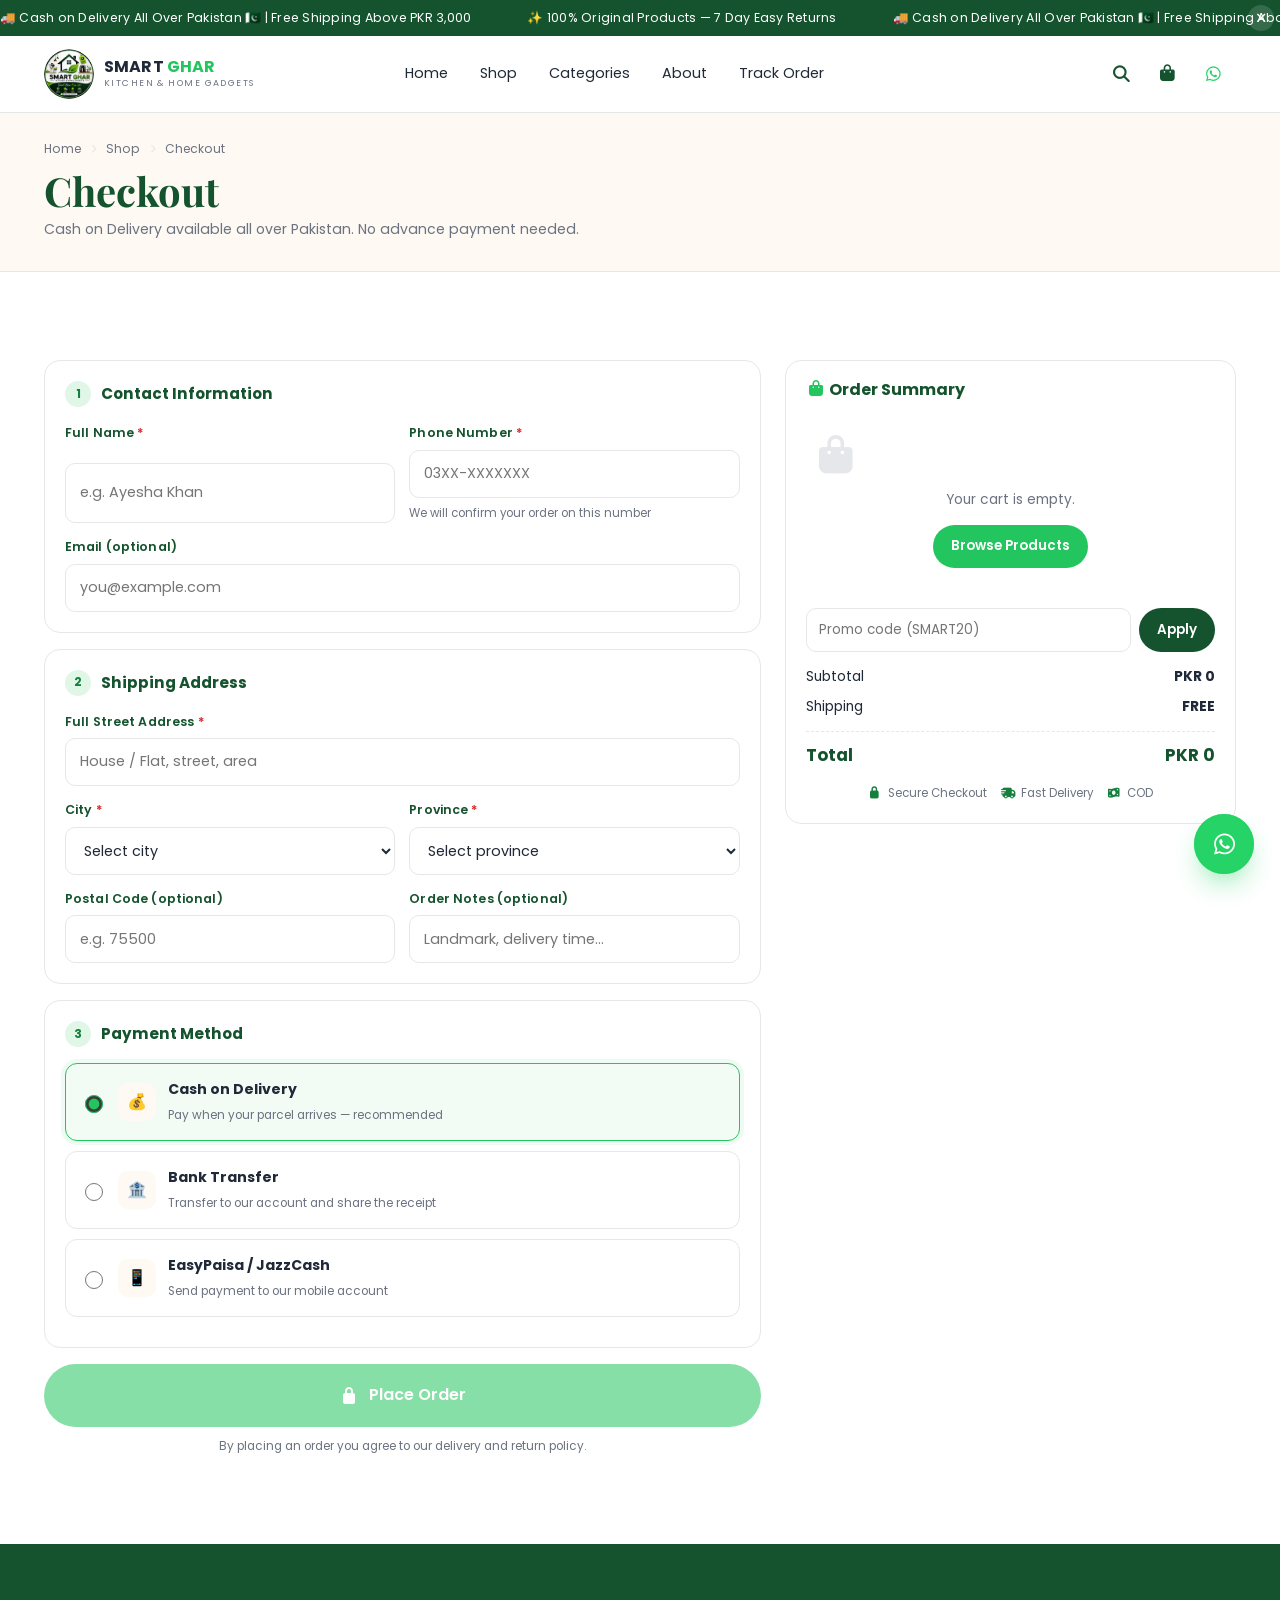
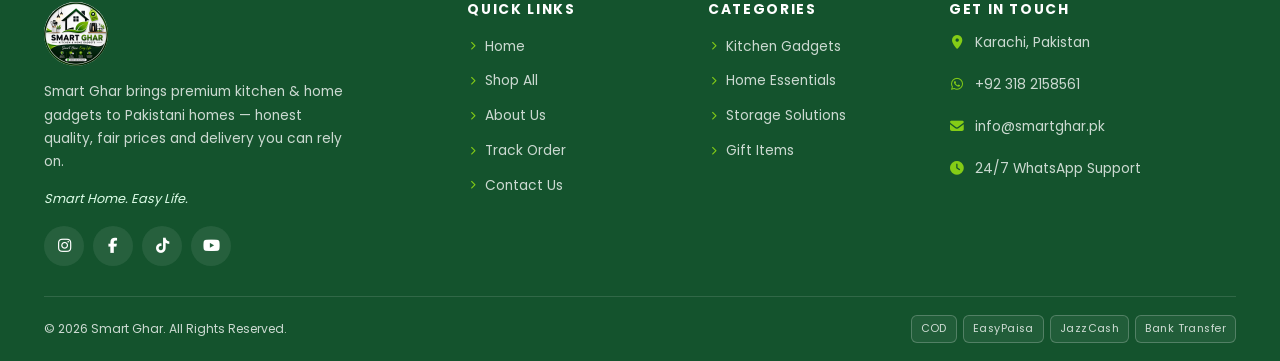
<file: checkout.html>
<!DOCTYPE html>
<html lang="en">
<head>
  <meta charset="UTF-8">
  <meta name="robots" content="noindex,nofollow">
  <meta name="viewport" content="width=device-width, initial-scale=1.0">
  <title>Checkout — Smart Ghar | Cash on Delivery</title>
  <meta name="description" content="Complete your Smart Ghar order with cash on delivery, bank transfer or EasyPaisa/JazzCash.">
  <meta name="keywords" content="kitchen gadgets Pakistan, home appliances COD, online shopping Karachi, smart home products, kitchen tools PK">
  <meta name="theme-color" content="#14532d">
  <meta property="og:title" content="Checkout — Smart Ghar | Cash on Delivery">
  <meta property="og:description" content="Complete your Smart Ghar order with cash on delivery, bank transfer or EasyPaisa/JazzCash.">
  <meta property="og:image" content="https://smartgharpk.vercel.app/images/logo.png">
  <meta property="og:url" content="https://smartgharpk.vercel.app/checkout.html">
  <meta property="og:type" content="website">
  <link rel="icon" href="/images/favicon.png" type="image/png">
  <link rel="apple-touch-icon" href="/images/logo.png">
  <link rel="preload" href="/vendor/fonts/poppins-400.woff2" as="font" type="font/woff2" crossorigin>
  <link rel="stylesheet" href="/vendor/fa/css/all.min.css">
  <link rel="stylesheet" href="/vendor/aos.css">
  <link rel="stylesheet" href="/css/style.css?v=20261030b">
  <link rel="stylesheet" href="/css/animations.css?v=20261030b">
  
</head>
<body>
  <div class="page-loader"><div class="page-loader__spinner"></div></div>
  <div class="scroll-progress"></div>

  <div class="announce">
    <div class="announce__track">
      <span data-announce-text>🚚 Cash on Delivery All Over Pakistan 🇵🇰 | Free Shipping Above PKR 3,000</span>
      <span>✨ 100% Original Products — 7 Day Easy Returns</span>
      <span data-announce-text>🚚 Cash on Delivery All Over Pakistan 🇵🇰 | Free Shipping Above PKR 3,000</span>
      <span>✨ 100% Original Products — 7 Day Easy Returns</span>
    </div>
    <button class="announce__close" aria-label="Close announcement" style="display:grid"><i class="fa-solid fa-xmark"></i></button>
  </div>

  <header class="header">
    <div class="container header__inner">
      <a class="brand" href="index.html" aria-label="Smart Ghar home">
        <img class="logo-pop" src="/images/logo.png" alt="Smart Ghar logo" width="50" height="50">
        <span class="brand__text"><b>SMART <span>GHAR</span></b><small>Kitchen &amp; Home Gadgets</small></span>
      </a>
      <nav class="nav" aria-label="Main navigation">
        <a href="index.html">Home</a>
        <a href="shop.html">Shop</a>
        <a href="category.html?c=kitchen-gadgets">Categories</a>
        <a href="about.html">About</a>
        <a href="track-order.html">Track Order</a>
      </nav>
      <div class="header__actions">
        <button class="icon-btn" data-open-search aria-label="Search products"><i class="fa-solid fa-magnifying-glass"></i></button>
        <button class="icon-btn" data-open-cart aria-label="Open cart">
          <i class="fa-solid fa-bag-shopping" data-cart-icon></i>
          <span class="cart-badge is-empty" data-cart-count>0</span>
        </button>
        <a class="icon-btn icon-btn--wa" data-wa-link data-wa-text="Hi Smart Ghar! I need help with my order." aria-label="Chat on WhatsApp"><i class="fa-brands fa-whatsapp"></i></a>
        <button class="burger" aria-label="Open menu" aria-expanded="false" aria-controls="mobileMenu"><span></span><span></span><span></span></button>
      </div>
    </div>
  </header>

  <div class="mobile-menu" id="mobileMenu">
    <div class="mobile-menu__head">
      <a class="brand" href="index.html">
        <img src="/images/logo.png" alt="Smart Ghar" width="44" height="44">
        <span class="brand__text"><b>SMART <span>GHAR</span></b><small>Kitchen &amp; Home Gadgets</small></span>
      </a>
      <button class="icon-btn" data-menu-close aria-label="Close menu"><i class="fa-solid fa-xmark"></i></button>
    </div>
    <nav class="mobile-menu__links">
      <a href="index.html">Home <i class="fa-solid fa-arrow-right"></i></a>
      <a href="shop.html">Shop All <i class="fa-solid fa-arrow-right"></i></a>
      <a href="category.html?c=kitchen-gadgets">Categories <i class="fa-solid fa-arrow-right"></i></a>
      <a href="about.html">About Us <i class="fa-solid fa-arrow-right"></i></a>
      <a href="track-order.html">Track Order <i class="fa-solid fa-arrow-right"></i></a>
      <a href="checkout.html">Checkout <i class="fa-solid fa-arrow-right"></i></a>
    </nav>
    <div class="mobile-menu__cta">
      <a class="btn btn--wa" data-wa-link data-wa-text="Hi Smart Ghar! I need help choosing a product."><i class="fa-brands fa-whatsapp"></i> Chat on WhatsApp</a>
      <a class="btn btn--outline" href="shop.html">Start Shopping</a>
    </div>
    <div class="mobile-menu__foot">
      <p><i class="fa-solid fa-truck-fast"></i> Cash on Delivery all over Pakistan</p>
      <p style="margin-top:6px"><i class="fa-solid fa-phone"></i> <span data-wa-display>+92 318 2158561</span></p>
    </div>
  </div>

  <div class="search-overlay" role="dialog" aria-modal="true" aria-label="Search products">
    <div class="search-overlay__box">
      <form class="search-field" role="search">
        <i class="fa-solid fa-magnifying-glass" style="color:var(--muted)"></i>
        <input type="search" placeholder="Search for chopper, air fryer, lamp…" aria-label="Search products" autocomplete="off">
        <button class="btn btn--primary btn--sm" type="submit">Search</button>
      </form>
      <div class="search-results"></div>
    </div>
  </div>

  <main>
    <div class="page-head">
      <div class="container">
        <nav class="breadcrumb"><a href="index.html">Home</a><i class="fa-solid fa-chevron-right"></i><a href="shop.html">Shop</a><i class="fa-solid fa-chevron-right"></i><span>Checkout</span></nav>
        <h1>Checkout</h1>
        <p>Cash on Delivery available all over Pakistan. No advance payment needed.</p>
      </div>
    </div>

    <div class="section">
      <div class="container checkout-layout">
        <form class="checkout-form" data-checkout-form novalidate>
          <div class="card-box" style="margin-bottom:16px">
            <div class="card-box__head"><span class="step">1</span><h3>Contact Information</h3></div>
            <div class="form-row">
              <div class="field">
                <label for="cName">Full Name <span class="req">*</span></label>
                <input id="cName" name="customer_name" autocomplete="name" placeholder="e.g. Ayesha Khan" required>
                <span class="error">Please enter your full name</span>
              </div>
              <div class="field">
                <label for="cPhone">Phone Number <span class="req">*</span></label>
                <input id="cPhone" name="phone" type="tel" inputmode="tel" autocomplete="tel" placeholder="03XX-XXXXXXX" required>
                <span class="hint">We will confirm your order on this number</span>
                <span class="error">Enter a valid Pakistani mobile number</span>
              </div>
            </div>
            <div class="field" style="margin-bottom:0">
              <label for="cEmail">Email (optional)</label>
              <input id="cEmail" name="email" type="email" autocomplete="email" placeholder="you@example.com">
              <span class="error">Enter a valid email address</span>
            </div>
          </div>

          <div class="card-box" style="margin-bottom:16px">
            <div class="card-box__head"><span class="step">2</span><h3>Shipping Address</h3></div>
            <div class="field">
              <label for="cAddress">Full Street Address <span class="req">*</span></label>
              <input id="cAddress" name="address" autocomplete="street-address" placeholder="House / Flat, street, area" required>
              <span class="error">Please enter your address</span>
            </div>
            <div class="form-row">
              <div class="field">
                <label for="cCity">City <span class="req">*</span></label>
                <select id="cCity" name="city" required>
                  <option value="">Select city</option>
                  <option>Karachi</option><option>Lahore</option><option>Islamabad</option><option>Rawalpindi</option>
                  <option>Faisalabad</option><option>Multan</option><option>Peshawar</option><option>Quetta</option>
                  <option>Hyderabad</option><option>Sialkot</option><option>Gujranwala</option><option>Bahawalpur</option>
                  <option>Sargodha</option><option>Sukkur</option><option>Larkana</option><option>Other</option>
                </select>
                <span class="error">Please select your city</span>
              </div>
              <div class="field">
                <label for="cProvince">Province <span class="req">*</span></label>
                <select id="cProvince" name="province" required>
                  <option value="">Select province</option>
                  <option>Sindh</option><option>Punjab</option><option>Khyber Pakhtunkhwa</option><option>Balochistan</option>
                  <option>Gilgit-Baltistan</option><option>Azad Jammu &amp; Kashmir</option><option>Islamabad Capital Territory</option>
                </select>
                <span class="error">Please select your province</span>
              </div>
            </div>
            <div class="form-row" style="margin-bottom:0">
              <div class="field" style="margin-bottom:0">
                <label for="cPostal">Postal Code (optional)</label>
                <input id="cPostal" name="postal_code" inputmode="numeric" placeholder="e.g. 75500">
              </div>
              <div class="field" style="margin-bottom:0">
                <label for="cNotes">Order Notes (optional)</label>
                <input id="cNotes" name="order_notes" placeholder="Landmark, delivery time…">
              </div>
            </div>
          </div>

          <div class="card-box" style="margin-bottom:16px">
            <div class="card-box__head"><span class="step">3</span><h3>Payment Method</h3></div>
            <label class="pay-option is-selected">
              <input type="radio" name="payment_method" value="COD" checked>
              <span class="pay-option__icon">💰</span>
              <span><b>Cash on Delivery</b><small>Pay when your parcel arrives — recommended</small></span>
            </label>
            <label class="pay-option">
              <input type="radio" name="payment_method" value="Bank Transfer">
              <span class="pay-option__icon">🏦</span>
              <span><b>Bank Transfer</b><small>Transfer to our account and share the receipt</small></span>
            </label>
            <div class="pay-detail" data-pay-detail="Bank Transfer">
              <b data-bank-name>Bank:</b> <span data-bank-title></span><br>
              Account: <span data-bank-account></span><br>
              <small style="color:var(--muted)">Send the screenshot on WhatsApp after transferring.</small>
            </div>
            <label class="pay-option">
              <input type="radio" name="payment_method" value="EasyPaisa/JazzCash">
              <span class="pay-option__icon">📱</span>
              <span><b>EasyPaisa / JazzCash</b><small>Send payment to our mobile account</small></span>
            </label>
            <div class="pay-detail" data-pay-detail="EasyPaisa/JazzCash">
              EasyPaisa: <b data-easypaisa></b><br>JazzCash: <b data-jazzcash></b><br>
              <small style="color:var(--muted)">Account title: <span data-easypaisa-title></span></small>
            </div>
          </div>

          <button class="btn btn--primary btn--lg btn--block" type="submit" data-place-order>
            <i class="fa-solid fa-lock"></i> Place Order
          </button>
          <p style="font-size:.74rem;color:var(--muted);text-align:center;margin-top:10px">
            By placing an order you agree to our delivery and return policy.
          </p>
        </form>

        <aside class="summary-card">
          <h3 style="font-family:var(--f-body);font-size:1rem;margin-bottom:14px"><i class="fa-solid fa-bag-shopping" style="color:var(--green)"></i> Order Summary</h3>
          <div class="summary-items" data-summary-items></div>

          <form class="promo" data-promo-form>
            <input type="text" placeholder="Promo code (SMART20)" aria-label="Promo code" data-promo-input>
            <button class="btn btn--forest btn--sm" type="submit">Apply</button>
          </form>
          <p style="font-size:.74rem;margin:-6px 0 12px;color:var(--green-700);display:none" data-promo-msg></p>

          <div class="totals">
            <div><span>Subtotal</span><b data-sum-subtotal>PKR 0</b></div>
            <div><span>Shipping</span><b data-sum-shipping>PKR 0</b></div>
            <div data-sum-discount-row style="display:none;color:var(--green-700)"><span>Discount <span data-sum-coupon></span></span><b data-sum-discount>-PKR 0</b></div>
            <div class="grand"><span>Total</span><span data-sum-total>PKR 0</span></div>
          </div>

          <div class="trust-row">
            <span><i class="fa-solid fa-lock"></i> Secure Checkout</span>
            <span><i class="fa-solid fa-truck-fast"></i> Fast Delivery</span>
            <span><i class="fa-solid fa-money-bill-wave"></i> COD</span>
          </div>
        </aside>
      </div>
    </div>
  </main>

  <div class="modal" id="orderSuccess">
    <div class="modal__backdrop" data-success-close></div>
    <div class="modal__card">
      <div class="success-mark"><i class="fa-solid fa-check"></i></div>
      <h2 class="h2" style="font-size:1.4rem;text-align:center;margin-bottom:6px">Order Placed Successfully! 🎉</h2>
      <p style="text-align:center;color:var(--muted);font-size:.88rem">Your Order ID</p>
      <p style="text-align:center;font-weight:700;font-size:1.15rem;color:var(--forest);letter-spacing:.06em;margin-bottom:12px" data-order-number>SG-00000</p>
      <p style="text-align:center;color:var(--muted);font-size:.86rem;margin-bottom:18px">We will contact you shortly on WhatsApp to confirm your order.</p>
      <a class="btn btn--wa btn--block" data-success-wa target="_blank" rel="noopener"><i class="fa-brands fa-whatsapp"></i> Confirm on WhatsApp</a>
      <a class="btn btn--outline btn--block" href="shop.html" style="margin-top:8px">Continue Shopping</a>
    </div>
  </div>

  <footer class="footer">
    <div class="container">
      <div class="footer__grid">
        <div class="footer__brand">
          <img src="/images/logo.png" alt="Smart Ghar" width="80" height="80" loading="lazy">
          <p>Smart Ghar brings premium kitchen &amp; home gadgets to Pakistani homes — honest quality, fair prices and delivery you can rely on.</p>
          <p class="footer__made" style="font-size:.8rem;color:#dcfce7;font-style:italic">Smart Home. Easy Life.</p>
          <div class="socials">
            <a href="https://instagram.com/smartghar.pk" target="_blank" rel="noopener" aria-label="Instagram"><i class="fa-brands fa-instagram"></i></a>
            <a href="https://facebook.com/smartghar.pk" target="_blank" rel="noopener" aria-label="Facebook"><i class="fa-brands fa-facebook-f"></i></a>
            <a href="https://tiktok.com/@smartghar.pk" target="_blank" rel="noopener" aria-label="TikTok"><i class="fa-brands fa-tiktok"></i></a>
            <a href="https://youtube.com/@smartghar.pk" target="_blank" rel="noopener" aria-label="YouTube"><i class="fa-brands fa-youtube"></i></a>
          </div>
        </div>
        <div>
          <h4>Quick Links</h4>
          <ul>
            <li><a href="index.html"><i class="fa-solid fa-chevron-right"></i> Home</a></li>
            <li><a href="shop.html"><i class="fa-solid fa-chevron-right"></i> Shop All</a></li>
            <li><a href="about.html"><i class="fa-solid fa-chevron-right"></i> About Us</a></li>
            <li><a href="track-order.html"><i class="fa-solid fa-chevron-right"></i> Track Order</a></li>
            <li><a data-wa-link data-wa-text="Hi Smart Ghar! I need help." href="#"><i class="fa-solid fa-chevron-right"></i> Contact Us</a></li>
          </ul>
        </div>
        <div>
          <h4>Categories</h4>
          <ul>
            <li><a href="category.html?c=kitchen-gadgets"><i class="fa-solid fa-chevron-right"></i> Kitchen Gadgets</a></li>
            <li><a href="category.html?c=home-essentials"><i class="fa-solid fa-chevron-right"></i> Home Essentials</a></li>
            <li><a href="category.html?c=storage-solutions"><i class="fa-solid fa-chevron-right"></i> Storage Solutions</a></li>
            <li><a href="category.html?c=gift-items"><i class="fa-solid fa-chevron-right"></i> Gift Items</a></li>
          </ul>
        </div>
        <div>
          <h4>Get In Touch</h4>
          <ul class="footer__contact">
            <li><i class="fa-solid fa-location-dot"></i><span>Karachi, Pakistan</span></li>
            <li><i class="fa-brands fa-whatsapp"></i><a data-wa-link data-wa-text="Hi Smart Ghar! I need help." href="#"><span data-wa-display>+92 318 2158561</span></a></li>
            <li><i class="fa-solid fa-envelope"></i><a href="mailto:info@smartghar.pk" data-store-email>info@smartghar.pk</a></li>
            <li><i class="fa-solid fa-clock"></i><span>24/7 WhatsApp Support</span></li>
          </ul>
        </div>
      </div>
      <div class="footer__bottom">
        <span>© <span data-year>2025</span> Smart Ghar. All Rights Reserved.</span>
        <div class="pay-icons"><span>COD</span><span>EasyPaisa</span><span>JazzCash</span><span>Bank Transfer</span></div>
      </div>
    </div>
  </footer>

  <a class="wa-float" data-wa-link data-wa-text="Hi Smart Ghar! I need help with my order." aria-label="Chat on WhatsApp">
    <i class="fa-brands fa-whatsapp"></i><span class="wa-float__tip">Chat with us!</span>
  </a>
  <button class="to-top" aria-label="Back to top"><i class="fa-solid fa-arrow-up"></i></button>

  <nav class="bottom-nav" aria-label="Mobile quick navigation">
    <a href="index.html"><i class="fa-solid fa-house"></i> Home</a>
    <a href="shop.html"><i class="fa-solid fa-bag-shopping"></i> Shop</a>
    <a class="bn-wa" data-wa-link data-wa-text="Hi Smart Ghar! I need help." href="#"><i class="fa-brands fa-whatsapp"></i> WhatsApp</a>
    <a data-open-cart href="#"><i class="fa-solid fa-cart-shopping"></i> Cart <span class="cart-badge bn-badge is-empty" data-cart-count>0</span></a>
    <a href="track-order.html"><i class="fa-solid fa-user"></i> Account</a>
  </nav>

  <script src="/vendor/supabase.js"></script>
  <script src="/vendor/aos.js"></script>
  <script src="/js/supabase-config.js?v=20261030b"></script>
  <script src="/js/cart.js?v=20261030b"></script>
  <script src="/js/main.js?v=20261030b"></script>
  <script src="/js/checkout.js?v=20261030b"></script>
</body>
</html>
</file>
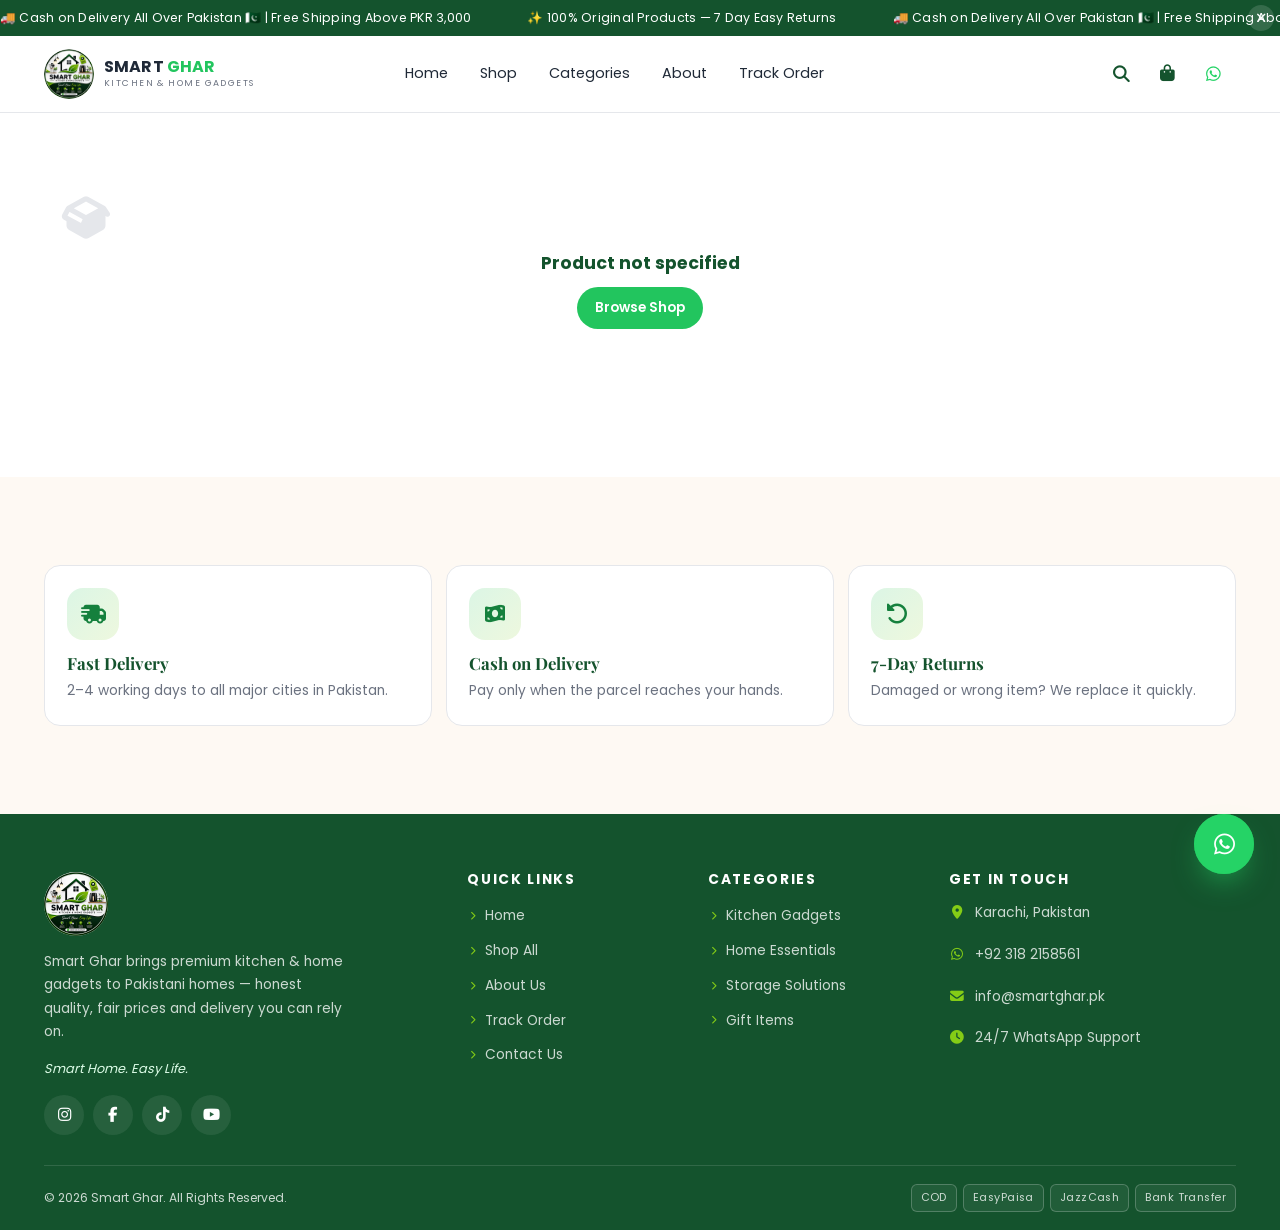
<file: product-detail.html>
<!DOCTYPE html>
<html lang="en">
<head>
  <meta charset="UTF-8">
  <meta name="viewport" content="width=device-width, initial-scale=1.0">
  <title>Product — Smart Ghar | Kitchen &amp; Home Gadgets</title>
  <meta name="description" content="View product details, features and customer reviews. Cash on delivery all over Pakistan.">
  <meta name="keywords" content="kitchen gadgets Pakistan, home appliances COD, online shopping Karachi, smart home products, kitchen tools PK">
  <meta name="theme-color" content="#14532d">
  <meta property="og:title" content="Product — Smart Ghar | Kitchen &amp; Home Gadgets">
  <meta property="og:description" content="View product details, features and customer reviews. Cash on delivery all over Pakistan.">
  <meta property="og:image" content="https://smartgharpk.vercel.app/images/logo.png">
  <meta property="og:url" content="https://smartgharpk.vercel.app/product-detail.html">
  <meta property="og:type" content="website">
  <link rel="icon" href="/images/favicon.png" type="image/png">
  <link rel="apple-touch-icon" href="/images/logo.png">
  <link rel="preload" href="/vendor/fonts/poppins-400.woff2" as="font" type="font/woff2" crossorigin>
  <link rel="stylesheet" href="/vendor/fa/css/all.min.css">
  <link rel="stylesheet" href="/vendor/aos.css">
  <link rel="stylesheet" href="/css/style.css?v=20261030b">
  <link rel="stylesheet" href="/css/animations.css?v=20261030b">
  
</head>
<body>
  <div class="page-loader"><div class="page-loader__spinner"></div></div>
  <div class="scroll-progress"></div>

  <div class="announce">
    <div class="announce__track">
      <span data-announce-text>🚚 Cash on Delivery All Over Pakistan 🇵🇰 | Free Shipping Above PKR 3,000</span>
      <span>✨ 100% Original Products — 7 Day Easy Returns</span>
      <span data-announce-text>🚚 Cash on Delivery All Over Pakistan 🇵🇰 | Free Shipping Above PKR 3,000</span>
      <span>✨ 100% Original Products — 7 Day Easy Returns</span>
    </div>
    <button class="announce__close" aria-label="Close announcement" style="display:grid"><i class="fa-solid fa-xmark"></i></button>
  </div>

  <header class="header">
    <div class="container header__inner">
      <a class="brand" href="index.html" aria-label="Smart Ghar home">
        <img class="logo-pop" src="/images/logo.png" alt="Smart Ghar logo" width="50" height="50">
        <span class="brand__text"><b>SMART <span>GHAR</span></b><small>Kitchen &amp; Home Gadgets</small></span>
      </a>
      <nav class="nav" aria-label="Main navigation">
        <a href="index.html">Home</a>
        <a href="shop.html">Shop</a>
        <a href="category.html?c=kitchen-gadgets">Categories</a>
        <a href="about.html">About</a>
        <a href="track-order.html">Track Order</a>
      </nav>
      <div class="header__actions">
        <button class="icon-btn" data-open-search aria-label="Search products"><i class="fa-solid fa-magnifying-glass"></i></button>
        <button class="icon-btn" data-open-cart aria-label="Open cart">
          <i class="fa-solid fa-bag-shopping" data-cart-icon></i>
          <span class="cart-badge is-empty" data-cart-count>0</span>
        </button>
        <a class="icon-btn icon-btn--wa" data-wa-link data-wa-text="Hi Smart Ghar! I need help with my order." aria-label="Chat on WhatsApp"><i class="fa-brands fa-whatsapp"></i></a>
        <button class="burger" aria-label="Open menu" aria-expanded="false" aria-controls="mobileMenu"><span></span><span></span><span></span></button>
      </div>
    </div>
  </header>

  <div class="mobile-menu" id="mobileMenu">
    <div class="mobile-menu__head">
      <a class="brand" href="index.html">
        <img src="/images/logo.png" alt="Smart Ghar" width="44" height="44">
        <span class="brand__text"><b>SMART <span>GHAR</span></b><small>Kitchen &amp; Home Gadgets</small></span>
      </a>
      <button class="icon-btn" data-menu-close aria-label="Close menu"><i class="fa-solid fa-xmark"></i></button>
    </div>
    <nav class="mobile-menu__links">
      <a href="index.html">Home <i class="fa-solid fa-arrow-right"></i></a>
      <a href="shop.html">Shop All <i class="fa-solid fa-arrow-right"></i></a>
      <a href="category.html?c=kitchen-gadgets">Categories <i class="fa-solid fa-arrow-right"></i></a>
      <a href="about.html">About Us <i class="fa-solid fa-arrow-right"></i></a>
      <a href="track-order.html">Track Order <i class="fa-solid fa-arrow-right"></i></a>
      <a href="checkout.html">Checkout <i class="fa-solid fa-arrow-right"></i></a>
    </nav>
    <div class="mobile-menu__cta">
      <a class="btn btn--wa" data-wa-link data-wa-text="Hi Smart Ghar! I need help choosing a product."><i class="fa-brands fa-whatsapp"></i> Chat on WhatsApp</a>
      <a class="btn btn--outline" href="shop.html">Start Shopping</a>
    </div>
    <div class="mobile-menu__foot">
      <p><i class="fa-solid fa-truck-fast"></i> Cash on Delivery all over Pakistan</p>
      <p style="margin-top:6px"><i class="fa-solid fa-phone"></i> <span data-wa-display>+92 318 2158561</span></p>
    </div>
  </div>

  <div class="search-overlay" role="dialog" aria-modal="true" aria-label="Search products">
    <div class="search-overlay__box">
      <form class="search-field" role="search">
        <i class="fa-solid fa-magnifying-glass" style="color:var(--muted)"></i>
        <input type="search" placeholder="Search for chopper, air fryer, lamp…" aria-label="Search products" autocomplete="off">
        <button class="btn btn--primary btn--sm" type="submit">Search</button>
      </form>
      <div class="search-results"></div>
    </div>
  </div>

  <main>
    <div class="section" style="padding-top:24px">
      <div class="container" data-pd-root>
        <div class="pd-layout">
          <div class="skeleton" style="aspect-ratio:1;border-radius:16px"></div>
          <div style="display:grid;gap:12px">
            <div class="skeleton" style="height:16px;width:35%"></div>
            <div class="skeleton" style="height:34px;width:85%"></div>
            <div class="skeleton" style="height:16px;width:50%"></div>
            <div class="skeleton" style="height:28px;width:40%"></div>
            <div class="skeleton" style="height:90px"></div>
            <div class="skeleton" style="height:52px;border-radius:999px"></div>
            <div class="skeleton" style="height:52px;border-radius:999px"></div>
          </div>
        </div>
      </div>
    </div>

    <section class="section section--cream section--tight">
      <div class="container">
        <div class="value-grid">
          <article class="value-card"><span class="ic"><i class="fa-solid fa-truck-fast"></i></span><h3>Fast Delivery</h3><p>2–4 working days to all major cities in Pakistan.</p></article>
          <article class="value-card"><span class="ic"><i class="fa-solid fa-money-bill-wave"></i></span><h3>Cash on Delivery</h3><p>Pay only when the parcel reaches your hands.</p></article>
          <article class="value-card"><span class="ic"><i class="fa-solid fa-rotate-left"></i></span><h3>7-Day Returns</h3><p>Damaged or wrong item? We replace it quickly.</p></article>
        </div>
      </div>
    </section>
  </main>

  <footer class="footer">
    <div class="container">
      <div class="footer__grid">
        <div class="footer__brand">
          <img src="/images/logo.png" alt="Smart Ghar" width="80" height="80" loading="lazy">
          <p>Smart Ghar brings premium kitchen &amp; home gadgets to Pakistani homes — honest quality, fair prices and delivery you can rely on.</p>
          <p class="footer__made" style="font-size:.8rem;color:#dcfce7;font-style:italic">Smart Home. Easy Life.</p>
          <div class="socials">
            <a href="https://instagram.com/smartghar.pk" target="_blank" rel="noopener" aria-label="Instagram"><i class="fa-brands fa-instagram"></i></a>
            <a href="https://facebook.com/smartghar.pk" target="_blank" rel="noopener" aria-label="Facebook"><i class="fa-brands fa-facebook-f"></i></a>
            <a href="https://tiktok.com/@smartghar.pk" target="_blank" rel="noopener" aria-label="TikTok"><i class="fa-brands fa-tiktok"></i></a>
            <a href="https://youtube.com/@smartghar.pk" target="_blank" rel="noopener" aria-label="YouTube"><i class="fa-brands fa-youtube"></i></a>
          </div>
        </div>
        <div>
          <h4>Quick Links</h4>
          <ul>
            <li><a href="index.html"><i class="fa-solid fa-chevron-right"></i> Home</a></li>
            <li><a href="shop.html"><i class="fa-solid fa-chevron-right"></i> Shop All</a></li>
            <li><a href="about.html"><i class="fa-solid fa-chevron-right"></i> About Us</a></li>
            <li><a href="track-order.html"><i class="fa-solid fa-chevron-right"></i> Track Order</a></li>
            <li><a data-wa-link data-wa-text="Hi Smart Ghar! I need help." href="#"><i class="fa-solid fa-chevron-right"></i> Contact Us</a></li>
          </ul>
        </div>
        <div>
          <h4>Categories</h4>
          <ul>
            <li><a href="category.html?c=kitchen-gadgets"><i class="fa-solid fa-chevron-right"></i> Kitchen Gadgets</a></li>
            <li><a href="category.html?c=home-essentials"><i class="fa-solid fa-chevron-right"></i> Home Essentials</a></li>
            <li><a href="category.html?c=storage-solutions"><i class="fa-solid fa-chevron-right"></i> Storage Solutions</a></li>
            <li><a href="category.html?c=gift-items"><i class="fa-solid fa-chevron-right"></i> Gift Items</a></li>
          </ul>
        </div>
        <div>
          <h4>Get In Touch</h4>
          <ul class="footer__contact">
            <li><i class="fa-solid fa-location-dot"></i><span>Karachi, Pakistan</span></li>
            <li><i class="fa-brands fa-whatsapp"></i><a data-wa-link data-wa-text="Hi Smart Ghar! I need help." href="#"><span data-wa-display>+92 318 2158561</span></a></li>
            <li><i class="fa-solid fa-envelope"></i><a href="mailto:info@smartghar.pk" data-store-email>info@smartghar.pk</a></li>
            <li><i class="fa-solid fa-clock"></i><span>24/7 WhatsApp Support</span></li>
          </ul>
        </div>
      </div>
      <div class="footer__bottom">
        <span>© <span data-year>2025</span> Smart Ghar. All Rights Reserved.</span>
        <div class="pay-icons"><span>COD</span><span>EasyPaisa</span><span>JazzCash</span><span>Bank Transfer</span></div>
      </div>
    </div>
  </footer>

  <a class="wa-float" data-wa-link data-wa-text="Hi Smart Ghar! I need help with my order." aria-label="Chat on WhatsApp">
    <i class="fa-brands fa-whatsapp"></i><span class="wa-float__tip">Chat with us!</span>
  </a>
  <button class="to-top" aria-label="Back to top"><i class="fa-solid fa-arrow-up"></i></button>

  <nav class="bottom-nav" aria-label="Mobile quick navigation">
    <a href="index.html"><i class="fa-solid fa-house"></i> Home</a>
    <a href="shop.html"><i class="fa-solid fa-bag-shopping"></i> Shop</a>
    <a class="bn-wa" data-wa-link data-wa-text="Hi Smart Ghar! I need help." href="#"><i class="fa-brands fa-whatsapp"></i> WhatsApp</a>
    <a data-open-cart href="#"><i class="fa-solid fa-cart-shopping"></i> Cart <span class="cart-badge bn-badge is-empty" data-cart-count>0</span></a>
    <a href="track-order.html"><i class="fa-solid fa-user"></i> Account</a>
  </nav>

  <script src="/vendor/supabase.js"></script>
  <script src="/vendor/aos.js"></script>
  <script src="/js/supabase-config.js?v=20261030b"></script>
  <script src="/js/cart.js?v=20261030b"></script>
  <script src="/js/main.js?v=20261030b"></script>
  <script src="/js/store.js?v=20261030b"></script>
</body>
</html>
</file>
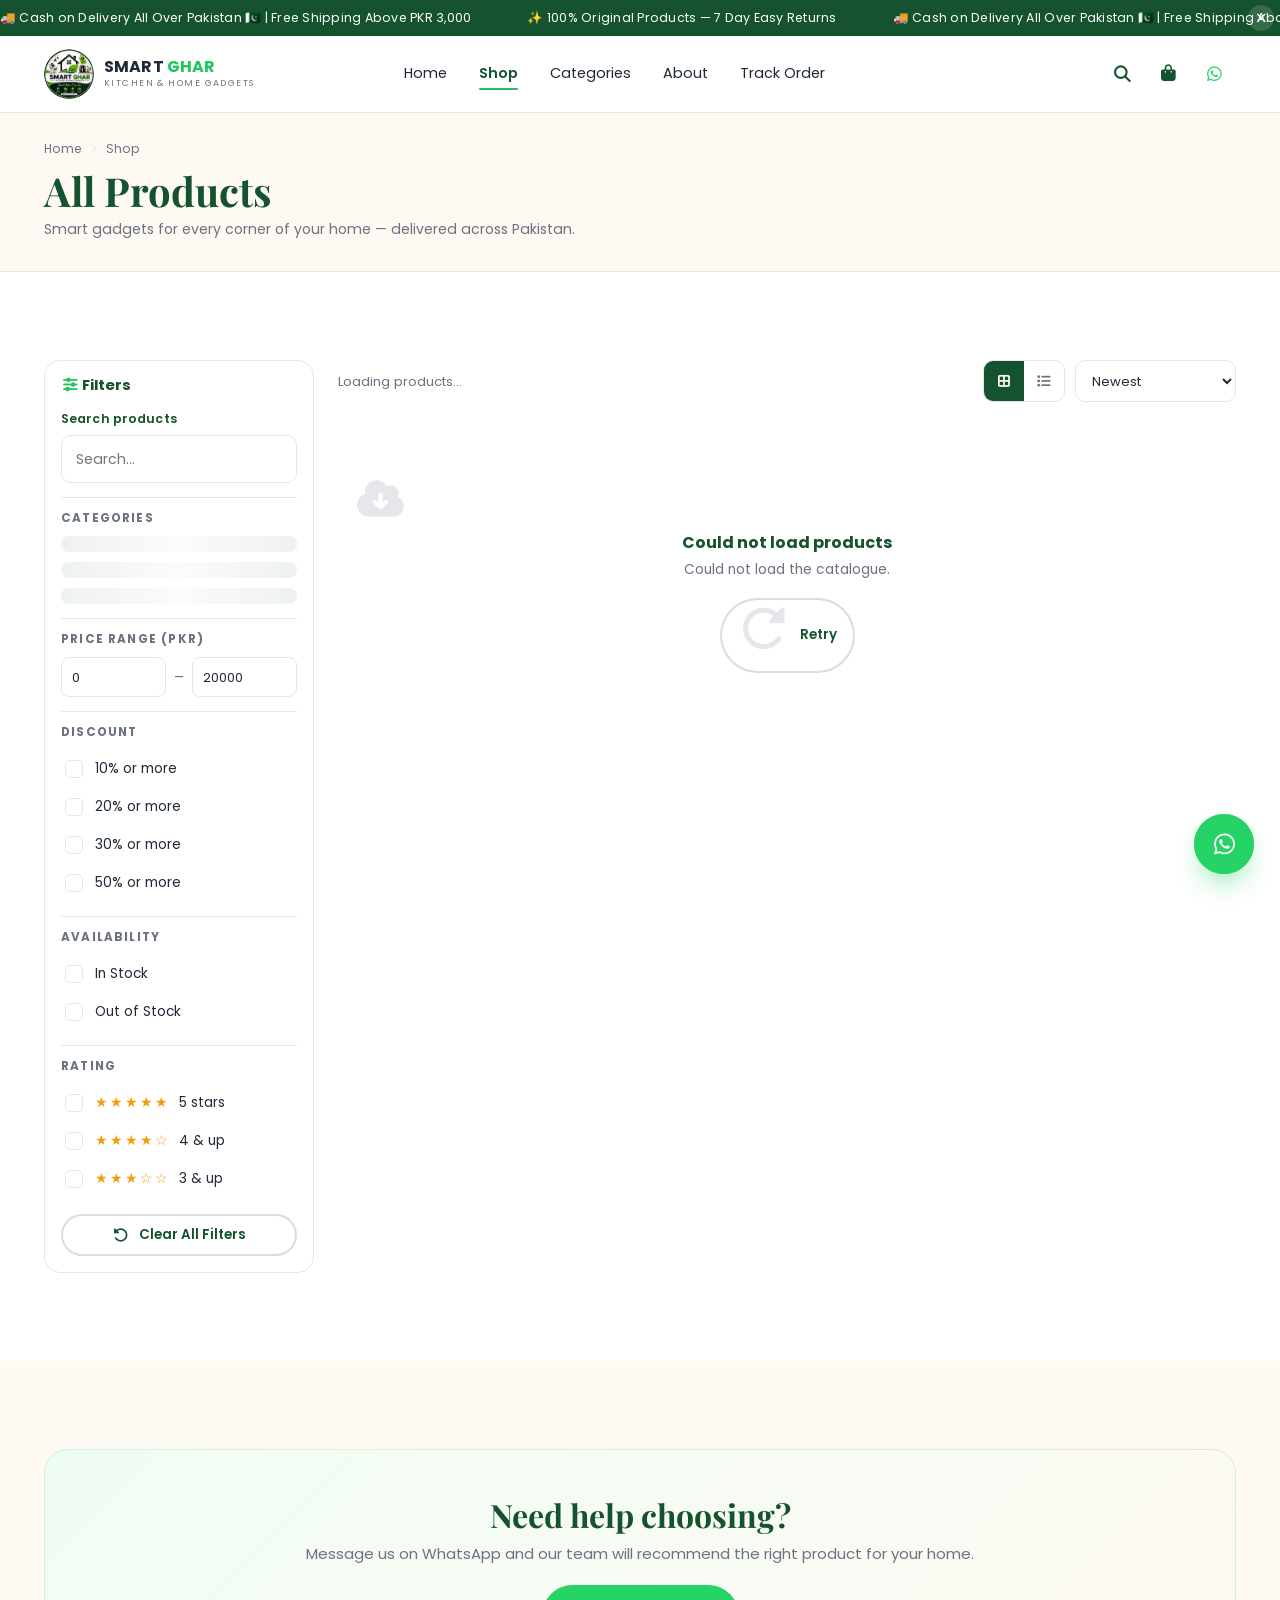
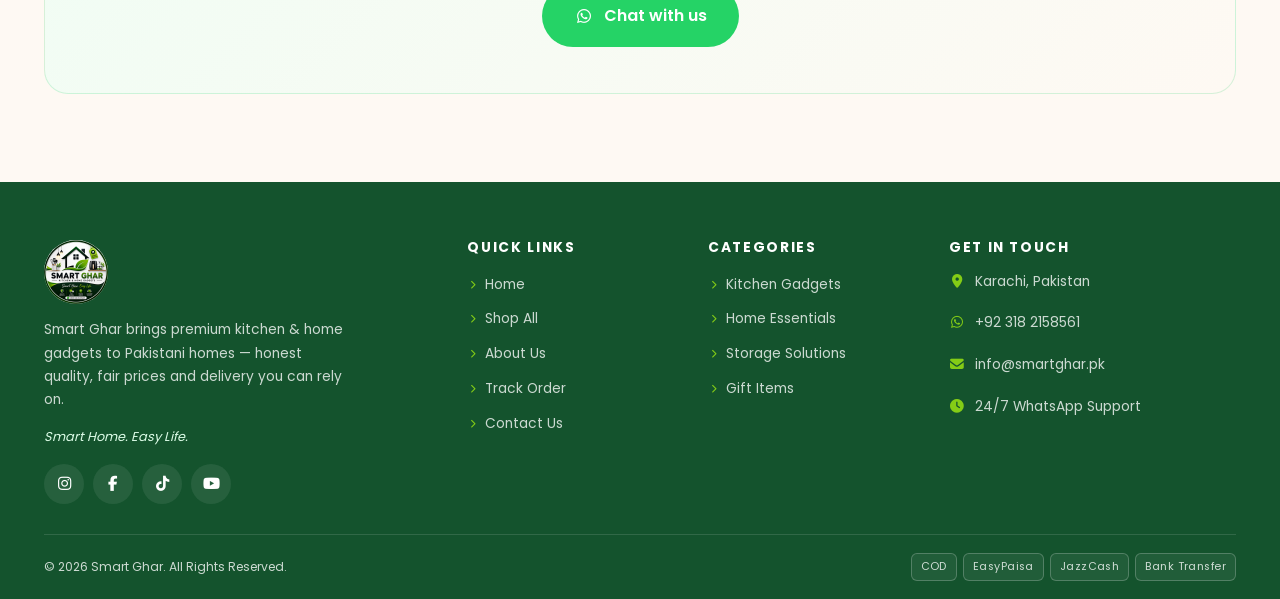
<file: shop.html>
<!DOCTYPE html>
<html lang="en">
<head>
  <meta charset="UTF-8">
  <meta name="viewport" content="width=device-width, initial-scale=1.0">
  <title>Shop All Products — Smart Ghar | Kitchen &amp; Home Gadgets Pakistan</title>
  <link rel="canonical" href="https://smartgharpk.vercel.app/shop.html">
  <meta name="description" content="Browse all Smart Ghar kitchen and home gadgets. Filter by category, price, discount and rating. Cash on delivery all over Pakistan.">
  <meta name="keywords" content="kitchen gadgets Pakistan, home appliances COD, online shopping Karachi, smart home products">
  <meta name="theme-color" content="#14532d">
  <meta property="og:title" content="Shop All Products — Smart Ghar">
  <meta property="og:description" content="Premium kitchen and home gadgets with cash on delivery across Pakistan.">
  <meta property="og:image" content="https://smartgharpk.vercel.app/images/logo.png">
  <meta property="og:url" content="https://smartgharpk.vercel.app/shop.html">
  <meta property="og:type" content="website">
  <link rel="icon" href="/images/favicon.png" type="image/png">
  <link rel="preload" href="/vendor/fonts/poppins-400.woff2" as="font" type="font/woff2" crossorigin>
  <link rel="stylesheet" href="/vendor/fa/css/all.min.css">
  <link rel="stylesheet" href="/vendor/aos.css">
  <link rel="stylesheet" href="/css/style.css?v=20261030b">
  <link rel="stylesheet" href="/css/animations.css?v=20261030b">
</head>
<body>
  <div class="page-loader"><div class="page-loader__spinner"></div></div>
  <div class="scroll-progress"></div>

  <div class="announce">
    <div class="announce__track">
      <span data-announce-text>🚚 Cash on Delivery All Over Pakistan 🇵🇰 | Free Shipping Above PKR 3,000</span>
      <span>✨ 100% Original Products — 7 Day Easy Returns</span>
      <span data-announce-text>🚚 Cash on Delivery All Over Pakistan 🇵🇰 | Free Shipping Above PKR 3,000</span>
      <span>✨ 100% Original Products — 7 Day Easy Returns</span>
    </div>
    <button class="announce__close" aria-label="Close announcement" style="display:grid"><i class="fa-solid fa-xmark"></i></button>
  </div>

  <header class="header">
    <div class="container header__inner">
      <a class="brand" href="index.html" aria-label="Smart Ghar home">
        <img class="logo-pop" src="/images/logo.png" alt="Smart Ghar logo" width="50" height="50">
        <span class="brand__text"><b>SMART <span>GHAR</span></b><small>Kitchen &amp; Home Gadgets</small></span>
      </a>
      <nav class="nav" aria-label="Main navigation">
        <a href="index.html">Home</a>
        <a href="shop.html">Shop</a>
        <a href="category.html?c=kitchen-gadgets">Categories</a>
        <a href="about.html">About</a>
        <a href="track-order.html">Track Order</a>
      </nav>
      <div class="header__actions">
        <button class="icon-btn" data-open-search aria-label="Search products"><i class="fa-solid fa-magnifying-glass"></i></button>
        <button class="icon-btn" data-open-cart aria-label="Open cart">
          <i class="fa-solid fa-bag-shopping" data-cart-icon></i>
          <span class="cart-badge is-empty" data-cart-count>0</span>
        </button>
        <a class="icon-btn icon-btn--wa" data-wa-link data-wa-text="Hi Smart Ghar! I need help with my order." aria-label="Chat on WhatsApp"><i class="fa-brands fa-whatsapp"></i></a>
        <button class="burger" aria-label="Open menu" aria-expanded="false" aria-controls="mobileMenu"><span></span><span></span><span></span></button>
      </div>
    </div>
  </header>

  <div class="mobile-menu" id="mobileMenu">
    <div class="mobile-menu__head">
      <a class="brand" href="index.html">
        <img src="/images/logo.png" alt="Smart Ghar" width="44" height="44">
        <span class="brand__text"><b>SMART <span>GHAR</span></b><small>Kitchen &amp; Home Gadgets</small></span>
      </a>
      <button class="icon-btn" data-menu-close aria-label="Close menu"><i class="fa-solid fa-xmark"></i></button>
    </div>
    <nav class="mobile-menu__links">
      <a href="index.html">Home <i class="fa-solid fa-arrow-right"></i></a>
      <a href="shop.html">Shop All <i class="fa-solid fa-arrow-right"></i></a>
      <a href="category.html?c=kitchen-gadgets">Categories <i class="fa-solid fa-arrow-right"></i></a>
      <a href="about.html">About Us <i class="fa-solid fa-arrow-right"></i></a>
      <a href="track-order.html">Track Order <i class="fa-solid fa-arrow-right"></i></a>
      <a href="checkout.html">Checkout <i class="fa-solid fa-arrow-right"></i></a>
    </nav>
    <div class="mobile-menu__cta">
      <a class="btn btn--wa" data-wa-link data-wa-text="Hi Smart Ghar! I need help choosing a product."><i class="fa-brands fa-whatsapp"></i> Chat on WhatsApp</a>
      <a class="btn btn--outline" href="shop.html">Start Shopping</a>
    </div>
    <div class="mobile-menu__foot">
      <p><i class="fa-solid fa-truck-fast"></i> Cash on Delivery all over Pakistan</p>
      <p style="margin-top:6px"><i class="fa-solid fa-phone"></i> <span data-wa-display>+92 318 2158561</span></p>
    </div>
  </div>

  <div class="search-overlay" role="dialog" aria-modal="true" aria-label="Search products">
    <div class="search-overlay__box">
      <form class="search-field" role="search">
        <i class="fa-solid fa-magnifying-glass" style="color:var(--muted)"></i>
        <input type="search" placeholder="Search for chopper, air fryer, lamp…" aria-label="Search products" autocomplete="off">
        <button class="btn btn--primary btn--sm" type="submit">Search</button>
      </form>
      <div class="search-results"></div>
    </div>
  </div>

  <main>
    <div class="page-head">
      <div class="container">
        <nav class="breadcrumb"><a href="index.html">Home</a><i class="fa-solid fa-chevron-right"></i><span>Shop</span></nav>
        <h1>All Products</h1>
        <p>Smart gadgets for every corner of your home — delivered across Pakistan.</p>
      </div>
    </div>

    <div class="section">
      <div class="container shop-layout">
        <div class="filters__scrim" data-filters-close></div>

        <aside class="filters" aria-label="Product filters">
          <div class="filters__head">
            <h3><i class="fa-solid fa-sliders" style="color:var(--green)"></i> Filters</h3>
            <button class="icon-btn filters__close" data-filters-close aria-label="Close filters"><i class="fa-solid fa-xmark"></i></button>
          </div>

          <div class="field" style="margin-bottom:14px">
            <label for="shopSearch">Search products</label>
            <input id="shopSearch" type="search" placeholder="Search…" data-shop-search autocomplete="off">
          </div>

          <div class="filter-group">
            <h4>Categories</h4>
            <div data-cat-filters>
              <div class="skeleton" style="height:16px;margin-bottom:10px"></div>
              <div class="skeleton" style="height:16px;margin-bottom:10px"></div>
              <div class="skeleton" style="height:16px"></div>
            </div>
          </div>

          <div class="filter-group">
            <h4>Price Range (PKR)</h4>
            <div class="price-inputs">
              <input type="number" min="0" step="100" value="0" data-price-min aria-label="Minimum price">
              <span style="color:var(--muted)">–</span>
              <input type="number" min="0" step="100" value="20000" data-price-max aria-label="Maximum price">
            </div>
          </div>

          <div class="filter-group">
            <h4>Discount</h4>
            <label class="check"><input type="checkbox" data-filter-discount value="10"> 10% or more</label>
            <label class="check"><input type="checkbox" data-filter-discount value="20"> 20% or more</label>
            <label class="check"><input type="checkbox" data-filter-discount value="30"> 30% or more</label>
            <label class="check"><input type="checkbox" data-filter-discount value="50"> 50% or more</label>
          </div>

          <div class="filter-group">
            <h4>Availability</h4>
            <label class="check"><input type="checkbox" data-filter-stock value="in"> In Stock</label>
            <label class="check"><input type="checkbox" data-filter-stock value="out"> Out of Stock</label>
          </div>

          <div class="filter-group">
            <h4>Rating</h4>
            <label class="check"><input type="checkbox" data-filter-rating value="5"> <span class="stars">★★★★★</span> 5 stars</label>
            <label class="check"><input type="checkbox" data-filter-rating value="4"> <span class="stars">★★★★☆</span> 4 &amp; up</label>
            <label class="check"><input type="checkbox" data-filter-rating value="3"> <span class="stars">★★★☆☆</span> 3 &amp; up</label>
          </div>

          <button class="btn btn--outline btn--block btn--sm" data-clear-filters style="margin-top:16px">
            <i class="fa-solid fa-rotate-left"></i> Clear All Filters
          </button>
        </aside>

        <div>
          <div class="shop-toolbar">
            <span class="count" data-result-count>Loading products…</span>
            <button class="btn btn--outline btn--sm filters-toggle" data-filters-toggle>
              <i class="fa-solid fa-sliders"></i> Filters
            </button>
            <div class="view-toggle">
              <button class="is-active" data-view="grid" aria-label="Grid view"><i class="fa-solid fa-table-cells-large"></i></button>
              <button data-view="list" aria-label="List view"><i class="fa-solid fa-list"></i></button>
            </div>
            <select class="select-mini" data-shop-sort aria-label="Sort products">
              <option value="newest">Newest</option>
              <option value="price-low">Price: Low to High</option>
              <option value="price-high">Price: High to Low</option>
              <option value="best">Best Selling</option>
              <option value="rating">Highest Rated</option>
            </select>
          </div>

          <div class="product-grid product-grid--4" data-shop-grid></div>
          <div class="pagination" data-pagination></div>
        </div>
      </div>
    </div>

    <section class="section section--cream section--tight">
      <div class="container">
        <div class="newsletter" data-aos="fade-up">
          <h2>Need help choosing?</h2>
          <p>Message us on WhatsApp and our team will recommend the right product for your home.</p>
          <div class="center">
            <a class="btn btn--wa btn--lg" data-wa-link data-wa-text="Hi Smart Ghar! Please help me choose a product."><i class="fa-brands fa-whatsapp"></i> Chat with us</a>
          </div>
        </div>
      </div>
    </section>
  </main>

  <footer class="footer">
    <div class="container">
      <div class="footer__grid">
        <div class="footer__brand">
          <img src="/images/logo.png" alt="Smart Ghar" width="80" height="80" loading="lazy">
          <p>Smart Ghar brings premium kitchen &amp; home gadgets to Pakistani homes — honest quality, fair prices and delivery you can rely on.</p>
          <p class="footer__made" style="font-size:.8rem;color:#dcfce7;font-style:italic">Smart Home. Easy Life.</p>
          <div class="socials">
            <a href="https://instagram.com/smartghar.pk" target="_blank" rel="noopener" aria-label="Instagram"><i class="fa-brands fa-instagram"></i></a>
            <a href="https://facebook.com/smartghar.pk" target="_blank" rel="noopener" aria-label="Facebook"><i class="fa-brands fa-facebook-f"></i></a>
            <a href="https://tiktok.com/@smartghar.pk" target="_blank" rel="noopener" aria-label="TikTok"><i class="fa-brands fa-tiktok"></i></a>
            <a href="https://youtube.com/@smartghar.pk" target="_blank" rel="noopener" aria-label="YouTube"><i class="fa-brands fa-youtube"></i></a>
          </div>
        </div>
        <div>
          <h4>Quick Links</h4>
          <ul>
            <li><a href="index.html"><i class="fa-solid fa-chevron-right"></i> Home</a></li>
            <li><a href="shop.html"><i class="fa-solid fa-chevron-right"></i> Shop All</a></li>
            <li><a href="about.html"><i class="fa-solid fa-chevron-right"></i> About Us</a></li>
            <li><a href="track-order.html"><i class="fa-solid fa-chevron-right"></i> Track Order</a></li>
            <li><a data-wa-link data-wa-text="Hi Smart Ghar! I need help." href="#"><i class="fa-solid fa-chevron-right"></i> Contact Us</a></li>
          </ul>
        </div>
        <div>
          <h4>Categories</h4>
          <ul>
            <li><a href="category.html?c=kitchen-gadgets"><i class="fa-solid fa-chevron-right"></i> Kitchen Gadgets</a></li>
            <li><a href="category.html?c=home-essentials"><i class="fa-solid fa-chevron-right"></i> Home Essentials</a></li>
            <li><a href="category.html?c=storage-solutions"><i class="fa-solid fa-chevron-right"></i> Storage Solutions</a></li>
            <li><a href="category.html?c=gift-items"><i class="fa-solid fa-chevron-right"></i> Gift Items</a></li>
          </ul>
        </div>
        <div>
          <h4>Get In Touch</h4>
          <ul class="footer__contact">
            <li><i class="fa-solid fa-location-dot"></i><span>Karachi, Pakistan</span></li>
            <li><i class="fa-brands fa-whatsapp"></i><a data-wa-link data-wa-text="Hi Smart Ghar! I need help." href="#"><span data-wa-display>+92 318 2158561</span></a></li>
            <li><i class="fa-solid fa-envelope"></i><a href="mailto:info@smartghar.pk" data-store-email>info@smartghar.pk</a></li>
            <li><i class="fa-solid fa-clock"></i><span>24/7 WhatsApp Support</span></li>
          </ul>
        </div>
      </div>
      <div class="footer__bottom">
        <span>© <span data-year>2025</span> Smart Ghar. All Rights Reserved.</span>
        <div class="pay-icons"><span>COD</span><span>EasyPaisa</span><span>JazzCash</span><span>Bank Transfer</span></div>
      </div>
    </div>
  </footer>

  <a class="wa-float" data-wa-link data-wa-text="Hi Smart Ghar! I need help with my order." aria-label="Chat on WhatsApp">
    <i class="fa-brands fa-whatsapp"></i><span class="wa-float__tip">Chat with us!</span>
  </a>
  <button class="to-top" aria-label="Back to top"><i class="fa-solid fa-arrow-up"></i></button>

  <nav class="bottom-nav" aria-label="Mobile quick navigation">
    <a href="index.html"><i class="fa-solid fa-house"></i> Home</a>
    <a href="shop.html"><i class="fa-solid fa-bag-shopping"></i> Shop</a>
    <a class="bn-wa" data-wa-link data-wa-text="Hi Smart Ghar! I need help." href="#"><i class="fa-brands fa-whatsapp"></i> WhatsApp</a>
    <a data-open-cart href="#"><i class="fa-solid fa-cart-shopping"></i> Cart <span class="cart-badge bn-badge is-empty" data-cart-count>0</span></a>
    <a href="track-order.html"><i class="fa-solid fa-user"></i> Account</a>
  </nav>

  <script src="/vendor/supabase.js"></script>
  <script src="/vendor/aos.js"></script>
  <script src="/js/supabase-config.js?v=20261030b"></script>
  <script src="/js/cart.js?v=20261030b"></script>
  <script src="/js/main.js?v=20261030b"></script>
  <script src="/js/store.js?v=20261030b"></script>
</body>
</html>
</file>
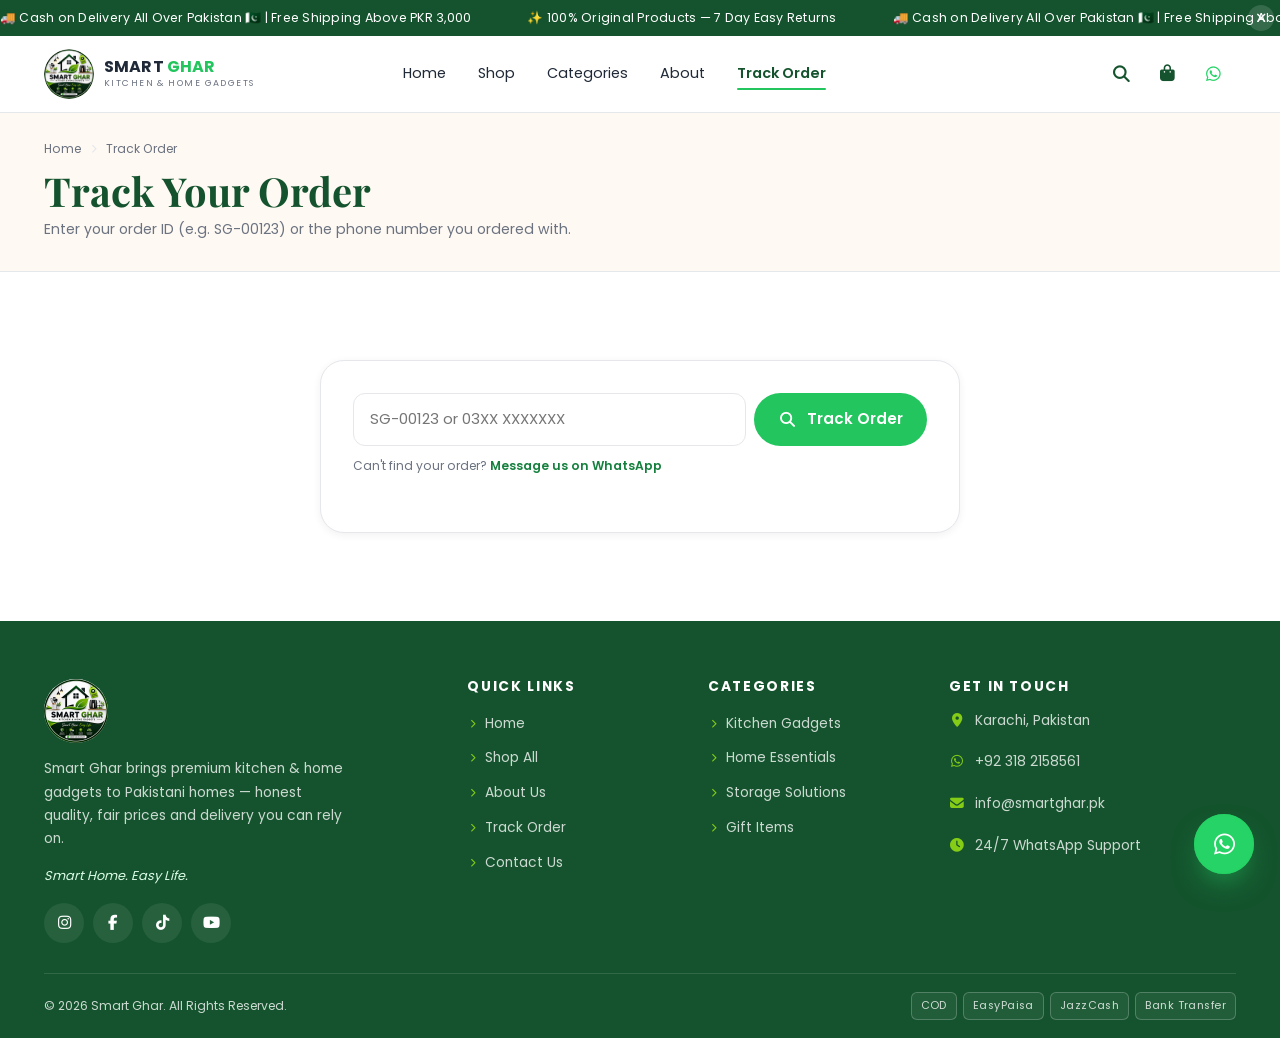
<file: track-order.html>
<!DOCTYPE html>
<html lang="en">
<head>
  <meta charset="UTF-8">
  <meta name="viewport" content="width=device-width, initial-scale=1.0">
  <title>Track Your Order — Smart Ghar</title>
  <meta name="description" content="Track your Smart Ghar order status in real time with your order ID or phone number.">
  <meta name="keywords" content="kitchen gadgets Pakistan, home appliances COD, online shopping Karachi, smart home products, kitchen tools PK">
  <meta name="theme-color" content="#14532d">
  <link rel="canonical" href="https://smartgharpk.vercel.app/track-order.html">
  <meta property="og:title" content="Track Your Order — Smart Ghar">
  <meta property="og:description" content="Track your Smart Ghar order status in real time with your order ID or phone number.">
  <meta property="og:image" content="https://smartgharpk.vercel.app/images/logo.png">
  <meta property="og:url" content="https://smartgharpk.vercel.app/track-order.html">
  <meta property="og:type" content="website">
  <link rel="icon" href="/images/favicon.png" type="image/png">
  <link rel="apple-touch-icon" href="/images/logo.png">
  <link rel="preload" href="/vendor/fonts/poppins-400.woff2" as="font" type="font/woff2" crossorigin>
  <link rel="stylesheet" href="/vendor/fa/css/all.min.css">
  <link rel="stylesheet" href="/vendor/aos.css">
  <link rel="stylesheet" href="/css/style.css?v=20261030b">
  <link rel="stylesheet" href="/css/animations.css?v=20261030b">
  
</head>
<body>
  <div class="page-loader"><div class="page-loader__spinner"></div></div>
  <div class="scroll-progress"></div>

  <div class="announce">
    <div class="announce__track">
      <span data-announce-text>🚚 Cash on Delivery All Over Pakistan 🇵🇰 | Free Shipping Above PKR 3,000</span>
      <span>✨ 100% Original Products — 7 Day Easy Returns</span>
      <span data-announce-text>🚚 Cash on Delivery All Over Pakistan 🇵🇰 | Free Shipping Above PKR 3,000</span>
      <span>✨ 100% Original Products — 7 Day Easy Returns</span>
    </div>
    <button class="announce__close" aria-label="Close announcement" style="display:grid"><i class="fa-solid fa-xmark"></i></button>
  </div>

  <header class="header">
    <div class="container header__inner">
      <a class="brand" href="index.html" aria-label="Smart Ghar home">
        <img class="logo-pop" src="/images/logo.png" alt="Smart Ghar logo" width="50" height="50">
        <span class="brand__text"><b>SMART <span>GHAR</span></b><small>Kitchen &amp; Home Gadgets</small></span>
      </a>
      <nav class="nav" aria-label="Main navigation">
        <a href="index.html">Home</a>
        <a href="shop.html">Shop</a>
        <a href="category.html?c=kitchen-gadgets">Categories</a>
        <a href="about.html">About</a>
        <a href="track-order.html">Track Order</a>
      </nav>
      <div class="header__actions">
        <button class="icon-btn" data-open-search aria-label="Search products"><i class="fa-solid fa-magnifying-glass"></i></button>
        <button class="icon-btn" data-open-cart aria-label="Open cart">
          <i class="fa-solid fa-bag-shopping" data-cart-icon></i>
          <span class="cart-badge is-empty" data-cart-count>0</span>
        </button>
        <a class="icon-btn icon-btn--wa" data-wa-link data-wa-text="Hi Smart Ghar! I need help with my order." aria-label="Chat on WhatsApp"><i class="fa-brands fa-whatsapp"></i></a>
        <button class="burger" aria-label="Open menu" aria-expanded="false" aria-controls="mobileMenu"><span></span><span></span><span></span></button>
      </div>
    </div>
  </header>

  <div class="mobile-menu" id="mobileMenu">
    <div class="mobile-menu__head">
      <a class="brand" href="index.html">
        <img src="/images/logo.png" alt="Smart Ghar" width="44" height="44">
        <span class="brand__text"><b>SMART <span>GHAR</span></b><small>Kitchen &amp; Home Gadgets</small></span>
      </a>
      <button class="icon-btn" data-menu-close aria-label="Close menu"><i class="fa-solid fa-xmark"></i></button>
    </div>
    <nav class="mobile-menu__links">
      <a href="index.html">Home <i class="fa-solid fa-arrow-right"></i></a>
      <a href="shop.html">Shop All <i class="fa-solid fa-arrow-right"></i></a>
      <a href="category.html?c=kitchen-gadgets">Categories <i class="fa-solid fa-arrow-right"></i></a>
      <a href="about.html">About Us <i class="fa-solid fa-arrow-right"></i></a>
      <a href="track-order.html">Track Order <i class="fa-solid fa-arrow-right"></i></a>
      <a href="checkout.html">Checkout <i class="fa-solid fa-arrow-right"></i></a>
    </nav>
    <div class="mobile-menu__cta">
      <a class="btn btn--wa" data-wa-link data-wa-text="Hi Smart Ghar! I need help choosing a product."><i class="fa-brands fa-whatsapp"></i> Chat on WhatsApp</a>
      <a class="btn btn--outline" href="shop.html">Start Shopping</a>
    </div>
    <div class="mobile-menu__foot">
      <p><i class="fa-solid fa-truck-fast"></i> Cash on Delivery all over Pakistan</p>
      <p style="margin-top:6px"><i class="fa-solid fa-phone"></i> <span data-wa-display>+92 318 2158561</span></p>
    </div>
  </div>

  <div class="search-overlay" role="dialog" aria-modal="true" aria-label="Search products">
    <div class="search-overlay__box">
      <form class="search-field" role="search">
        <i class="fa-solid fa-magnifying-glass" style="color:var(--muted)"></i>
        <input type="search" placeholder="Search for chopper, air fryer, lamp…" aria-label="Search products" autocomplete="off">
        <button class="btn btn--primary btn--sm" type="submit">Search</button>
      </form>
      <div class="search-results"></div>
    </div>
  </div>

  <main>
    <div class="page-head">
      <div class="container">
        <nav class="breadcrumb"><a href="index.html">Home</a><i class="fa-solid fa-chevron-right"></i><span>Track Order</span></nav>
        <h1>Track Your Order</h1>
        <p>Enter your order ID (e.g. SG-00123) or the phone number you ordered with.</p>
      </div>
    </div>

    <div class="section">
      <div class="container">
        <div class="track-card">
          <form class="track-search" data-track-form>
            <input type="text" placeholder="SG-00123 or 03XX XXXXXXX" aria-label="Order ID or phone number" required data-track-input>
            <button class="btn btn--primary" type="submit"><i class="fa-solid fa-magnifying-glass"></i> Track Order</button>
          </form>
          <p style="font-size:.76rem;color:var(--muted);margin-top:10px">
            Can't find your order? <a class="link-underline" data-wa-link data-wa-text="Hi Smart Ghar! I need help tracking my order." style="color:var(--green-700);font-weight:600">Message us on WhatsApp</a>
          </p>

          <div data-track-result style="margin-top:24px"></div>
        </div>
      </div>
    </div>
  </main>

  <footer class="footer">
    <div class="container">
      <div class="footer__grid">
        <div class="footer__brand">
          <img src="/images/logo.png" alt="Smart Ghar" width="80" height="80" loading="lazy">
          <p>Smart Ghar brings premium kitchen &amp; home gadgets to Pakistani homes — honest quality, fair prices and delivery you can rely on.</p>
          <p class="footer__made" style="font-size:.8rem;color:#dcfce7;font-style:italic">Smart Home. Easy Life.</p>
          <div class="socials">
            <a href="https://instagram.com/smartghar.pk" target="_blank" rel="noopener" aria-label="Instagram"><i class="fa-brands fa-instagram"></i></a>
            <a href="https://facebook.com/smartghar.pk" target="_blank" rel="noopener" aria-label="Facebook"><i class="fa-brands fa-facebook-f"></i></a>
            <a href="https://tiktok.com/@smartghar.pk" target="_blank" rel="noopener" aria-label="TikTok"><i class="fa-brands fa-tiktok"></i></a>
            <a href="https://youtube.com/@smartghar.pk" target="_blank" rel="noopener" aria-label="YouTube"><i class="fa-brands fa-youtube"></i></a>
          </div>
        </div>
        <div>
          <h4>Quick Links</h4>
          <ul>
            <li><a href="index.html"><i class="fa-solid fa-chevron-right"></i> Home</a></li>
            <li><a href="shop.html"><i class="fa-solid fa-chevron-right"></i> Shop All</a></li>
            <li><a href="about.html"><i class="fa-solid fa-chevron-right"></i> About Us</a></li>
            <li><a href="track-order.html"><i class="fa-solid fa-chevron-right"></i> Track Order</a></li>
            <li><a data-wa-link data-wa-text="Hi Smart Ghar! I need help." href="#"><i class="fa-solid fa-chevron-right"></i> Contact Us</a></li>
          </ul>
        </div>
        <div>
          <h4>Categories</h4>
          <ul>
            <li><a href="category.html?c=kitchen-gadgets"><i class="fa-solid fa-chevron-right"></i> Kitchen Gadgets</a></li>
            <li><a href="category.html?c=home-essentials"><i class="fa-solid fa-chevron-right"></i> Home Essentials</a></li>
            <li><a href="category.html?c=storage-solutions"><i class="fa-solid fa-chevron-right"></i> Storage Solutions</a></li>
            <li><a href="category.html?c=gift-items"><i class="fa-solid fa-chevron-right"></i> Gift Items</a></li>
          </ul>
        </div>
        <div>
          <h4>Get In Touch</h4>
          <ul class="footer__contact">
            <li><i class="fa-solid fa-location-dot"></i><span>Karachi, Pakistan</span></li>
            <li><i class="fa-brands fa-whatsapp"></i><a data-wa-link data-wa-text="Hi Smart Ghar! I need help." href="#"><span data-wa-display>+92 318 2158561</span></a></li>
            <li><i class="fa-solid fa-envelope"></i><a href="mailto:info@smartghar.pk" data-store-email>info@smartghar.pk</a></li>
            <li><i class="fa-solid fa-clock"></i><span>24/7 WhatsApp Support</span></li>
          </ul>
        </div>
      </div>
      <div class="footer__bottom">
        <span>© <span data-year>2025</span> Smart Ghar. All Rights Reserved.</span>
        <div class="pay-icons"><span>COD</span><span>EasyPaisa</span><span>JazzCash</span><span>Bank Transfer</span></div>
      </div>
    </div>
  </footer>

  <a class="wa-float" data-wa-link data-wa-text="Hi Smart Ghar! I need help with my order." aria-label="Chat on WhatsApp">
    <i class="fa-brands fa-whatsapp"></i><span class="wa-float__tip">Chat with us!</span>
  </a>
  <button class="to-top" aria-label="Back to top"><i class="fa-solid fa-arrow-up"></i></button>

  <nav class="bottom-nav" aria-label="Mobile quick navigation">
    <a href="index.html"><i class="fa-solid fa-house"></i> Home</a>
    <a href="shop.html"><i class="fa-solid fa-bag-shopping"></i> Shop</a>
    <a class="bn-wa" data-wa-link data-wa-text="Hi Smart Ghar! I need help." href="#"><i class="fa-brands fa-whatsapp"></i> WhatsApp</a>
    <a data-open-cart href="#"><i class="fa-solid fa-cart-shopping"></i> Cart <span class="cart-badge bn-badge is-empty" data-cart-count>0</span></a>
    <a href="track-order.html"><i class="fa-solid fa-user"></i> Account</a>
  </nav>

  <script src="/vendor/supabase.js"></script>
  <script src="/vendor/aos.js"></script>
  <script src="/js/supabase-config.js?v=20261030b"></script>
  <script src="/js/cart.js?v=20261030b"></script>
  <script src="/js/main.js?v=20261030b"></script>
  <script src="/js/track.js?v=20261030b"></script>
</body>
</html>
</file>
<file: css/style.css>
/* ==========================================================
   SMART GHAR — Core stylesheet
   Mobile-first. Brand: #22c55e / #14532d / #84cc16
   ========================================================== */

/* ---------- Fonts (self-hosted) ---------- */
@font-face{font-family:'Poppins';font-style:normal;font-weight:400;font-display:swap;src:url('../vendor/fonts/poppins-400.woff2') format('woff2')}
@font-face{font-family:'Poppins';font-style:normal;font-weight:600;font-display:swap;src:url('../vendor/fonts/poppins-600.woff2') format('woff2')}
@font-face{font-family:'Poppins';font-style:normal;font-weight:700;font-display:swap;src:url('../vendor/fonts/poppins-700.woff2') format('woff2')}
@font-face{font-family:'Playfair Display';font-style:normal;font-weight:400;font-display:swap;src:url('../vendor/fonts/playfair-400.woff2') format('woff2')}
@font-face{font-family:'Playfair Display';font-style:normal;font-weight:600;font-display:swap;src:url('../vendor/fonts/playfair-600.woff2') format('woff2')}
@font-face{font-family:'Playfair Display';font-style:normal;font-weight:700;font-display:swap;src:url('../vendor/fonts/playfair-700.woff2') format('woff2')}

/* ---------- Tokens ---------- */
:root{
  --green:#22c55e;
  --green-600:#16a34a;
  --green-700:#15803d;
  --forest:#14532d;
  --forest-800:#0e3d21;
  --lime:#84cc16;
  --white:#ffffff;
  --cream:#fef9f3;
  --cream-2:#fdf3e7;
  --text:#1f2937;
  --muted:#6b7280;
  --line:#e5e7eb;
  --wa:#25d366;

  --radius-sm:10px;
  --radius:16px;
  --radius-lg:24px;
  --radius-xl:32px;

  --shadow-xs:0 1px 2px rgba(16,24,40,.05);
  --shadow-sm:0 2px 8px rgba(16,24,40,.06);
  --shadow:0 10px 30px -12px rgba(16,24,40,.18);
  --shadow-lg:0 24px 60px -24px rgba(16,24,40,.28);
  --shadow-green:0 18px 40px -18px rgba(34,197,94,.55);

  --nav-h:64px;
  --ann-h:36px;
  --ease:cubic-bezier(.4,0,.2,1);
  --t:.3s var(--ease);

  --container:1240px;
  --pad:18px;

  --f-head:'Playfair Display',Georgia,'Times New Roman',serif;
  --f-body:'Poppins',-apple-system,BlinkMacSystemFont,'Segoe UI',Roboto,sans-serif;
}

/* ---------- Reset ---------- */
*,*::before,*::after{box-sizing:border-box}
html{-webkit-text-size-adjust:100%;scroll-behavior:smooth;scroll-padding-top:90px}
body{
  margin:0;font-family:var(--f-body);color:var(--text);background:var(--white);
  font-size:15px;line-height:1.65;-webkit-font-smoothing:antialiased;overflow-x:hidden;
}
img{max-width:100%;display:block;height:auto}
a{color:inherit;text-decoration:none}
button,input,select,textarea{font:inherit;color:inherit}
button{cursor:pointer;border:0;background:none}
ul,ol{margin:0;padding:0;list-style:none}
h1,h2,h3,h4,h5{margin:0;font-family:var(--f-head);color:var(--forest);line-height:1.18;font-weight:700}
p{margin:0}
s{color:var(--muted)}
:focus-visible{outline:3px solid rgba(34,197,94,.5);outline-offset:2px;border-radius:6px}
::selection{background:rgba(34,197,94,.25)}

.container{width:100%;max-width:var(--container);margin-inline:auto;padding-inline:var(--pad)}
.section{padding-block:56px}
.section--cream{background:var(--cream)}
.section--tight{padding-block:40px}
.sr-only{position:absolute;width:1px;height:1px;padding:0;margin:-1px;overflow:hidden;clip:rect(0,0,0,0);white-space:nowrap;border:0}

/* ---------- Typography helpers ---------- */
.h1{font-size:clamp(2rem,6.2vw,3.6rem)}
.h2{font-size:clamp(1.55rem,4.4vw,2.6rem)}
.h3{font-size:clamp(1.15rem,2.6vw,1.5rem)}
.lead{color:var(--muted);font-size:clamp(.95rem,2.4vw,1.06rem)}
.green{color:var(--green)}
.forest{color:var(--forest)}
.center{text-align:center}
.mono-num{font-variant-numeric:tabular-nums}

.section-head{max-width:680px;margin:0 auto clamp(28px,5vw,44px);text-align:center}
.section-head .eyebrow{
  display:inline-flex;align-items:center;gap:8px;font-size:.72rem;letter-spacing:.16em;
  text-transform:uppercase;font-weight:700;color:var(--green-700);
  background:rgba(34,197,94,.1);border:1px solid rgba(34,197,94,.22);
  padding:7px 14px;border-radius:999px;margin-bottom:14px;
}
.section-head h2{margin-bottom:10px}
.section-head h2 em{font-style:normal;color:var(--green)}
.section-head p{color:var(--muted)}

/* ---------- Buttons ---------- */
.btn{
  --btn-bg:var(--green);--btn-fg:#fff;
  position:relative;display:inline-flex;align-items:center;justify-content:center;gap:10px;
  min-height:48px;padding:12px 22px;border-radius:999px;font-weight:600;font-size:.94rem;
  background:var(--btn-bg);color:var(--btn-fg);border:2px solid transparent;
  transition:transform var(--t),box-shadow var(--t),background var(--t),color var(--t),border-color var(--t);
  overflow:hidden;white-space:nowrap;text-align:center;
}
.btn i{font-size:1em}
.btn:hover{transform:translateY(-2px) scale(1.03);box-shadow:var(--shadow-green)}
.btn:active{transform:translateY(0) scale(.99)}
.btn--lg{min-height:56px;padding:16px 30px;font-size:1rem}
.btn--sm{min-height:40px;padding:8px 16px;font-size:.84rem}
.btn--block{width:100%}
.btn--primary{background:var(--green);color:#fff}
.btn--primary:hover{background:var(--green-600)}
.btn--forest{background:var(--forest);color:#fff}
.btn--forest:hover{background:var(--forest-800);box-shadow:0 18px 40px -18px rgba(20,83,45,.6)}
.btn--outline{background:#fff;color:var(--forest);border-color:rgba(20,83,45,.18)}
.btn--outline:hover{border-color:var(--green);color:var(--green-700);background:#fff;box-shadow:0 18px 40px -22px rgba(34,197,94,.5)}
.btn--wa{background:var(--wa);color:#fff}
.btn--wa:hover{background:#1eb655}
.btn--ghost{background:transparent;color:var(--forest);border-color:transparent}
.btn--ghost:hover{background:rgba(20,83,45,.06);box-shadow:none}
.btn--white{background:#fff;color:var(--forest)}
.btn--white:hover{background:var(--cream);box-shadow:var(--shadow)}
.btn--dark-outline{background:transparent;color:#fff;border-color:rgba(255,255,255,.35)}
.btn--dark-outline:hover{background:rgba(255,255,255,.12);border-color:#fff;box-shadow:none}
.btn--block+.btn--block{margin-top:10px}
.btn[disabled]{opacity:.55;pointer-events:none}
.btn--pulse{animation:waGlow 2.6s var(--ease) infinite}

/* ---------- Announcement ---------- */
.announce{
  background:var(--forest);color:#fff;height:var(--ann-h);display:flex;align-items:center;
  overflow:hidden;position:relative;font-size:.78rem;letter-spacing:.02em;
}
.announce__track{display:flex;gap:56px;white-space:nowrap;will-change:transform;animation:marquee 26s linear infinite}
.announce:hover .announce__track{animation-play-state:paused}
.announce__track span{display:inline-flex;align-items:center;gap:8px;flex-shrink:0}
.announce__close{
  position:absolute;right:6px;top:50%;transform:translateY(-50%);width:26px;height:26px;border-radius:50%;
  display:none;align-items:center;justify-content:center;color:#fff;background:rgba(255,255,255,.14);font-size:.7rem;
}
.announce.is-hidden{display:none}

/* ---------- Header ---------- */
.header{
  position:sticky;top:0;z-index:900;background:rgba(255,255,255,.96);
  backdrop-filter:saturate(180%) blur(10px);border-bottom:1px solid var(--line);
  transition:box-shadow var(--t),height var(--t);
}
.header.is-stuck{box-shadow:0 10px 30px -18px rgba(16,24,40,.35)}
.header__inner{display:flex;align-items:center;gap:10px;min-height:var(--nav-h);transition:min-height var(--t)}
.header.is-stuck .header__inner{min-height:56px}
.brand{display:flex;align-items:center;gap:10px;flex-shrink:0}
.brand img{height:44px;width:auto;border-radius:50%;transition:height var(--t)}
.header.is-stuck .brand img{height:38px}
.brand__text{display:none;line-height:1.05}
.brand__text b{font-family:var(--f-body);font-weight:700;font-size:1rem;letter-spacing:.01em}
.brand__text b span{color:var(--green)}
.brand__text small{display:block;font-size:.56rem;letter-spacing:.16em;text-transform:uppercase;color:var(--muted);margin-top:3px}

.nav{display:none;margin-inline:auto;gap:4px}
.nav a{
  position:relative;padding:10px 14px;border-radius:10px;font-weight:500;font-size:.9rem;color:var(--text);
  transition:color var(--t),background var(--t);
}
.nav a::after{
  content:'';position:absolute;left:14px;right:14px;bottom:6px;height:2px;background:var(--green);
  transform:scaleX(0);transform-origin:left;transition:transform .32s var(--ease);border-radius:2px;
}
.nav a:hover{color:var(--forest)}
.nav a:hover::after,.nav a.is-active::after{transform:scaleX(1)}
.nav a.is-active{color:var(--forest);font-weight:600}

.header__actions{display:flex;align-items:center;gap:2px;margin-left:auto}
.icon-btn{
  position:relative;width:44px;height:44px;border-radius:12px;display:inline-flex;align-items:center;justify-content:center;
  color:var(--forest);font-size:1.05rem;transition:background var(--t),color var(--t),transform var(--t);
}
.icon-btn:hover{background:rgba(34,197,94,.1);color:var(--green-700);transform:translateY(-1px)}
.icon-btn--wa{color:var(--wa)}
.icon-btn--wa:hover{background:rgba(37,211,102,.12);color:var(--wa)}
.cart-badge{
  position:absolute;top:2px;right:2px;min-width:19px;height:19px;padding:0 5px;border-radius:999px;
  background:var(--green);color:#fff;font-size:.66rem;font-weight:700;display:grid;place-items:center;
  box-shadow:0 4px 10px rgba(34,197,94,.45);transition:transform .25s var(--ease);
}
.cart-badge.is-empty{display:none}
.cart-badge.pop{animation:badgePop .5s var(--ease)}

.burger{display:inline-flex;flex-direction:column;justify-content:center;gap:5px;width:44px;height:44px;align-items:center;border-radius:12px;transition:background var(--t)}
.burger:hover{background:rgba(34,197,94,.1)}
.burger span{display:block;width:22px;height:2px;border-radius:2px;background:var(--forest);transition:transform .3s var(--ease),opacity .2s var(--ease),width .3s var(--ease)}
.burger.is-open span:nth-child(1){transform:translateY(7px) rotate(45deg)}
.burger.is-open span:nth-child(2){opacity:0;transform:scaleX(.2)}
.burger.is-open span:nth-child(3){transform:translateY(-7px) rotate(-45deg)}

/* Mobile menu */
.mobile-menu{
  position:fixed;inset:0;z-index:950;background:var(--white);
  transform:translateY(-100%);transition:transform .42s var(--ease);display:flex;flex-direction:column;
  padding:calc(var(--ann-h) + 18px) 22px 28px;overflow-y:auto;
}
.mobile-menu.is-open{transform:translateY(0)}
.mobile-menu__head{display:flex;align-items:center;justify-content:space-between;margin-bottom:22px}
.mobile-menu__links{display:flex;flex-direction:column;gap:2px}
.mobile-menu__links a{
  display:flex;align-items:center;justify-content:space-between;padding:16px 6px;font-size:1.08rem;font-weight:600;
  border-bottom:1px solid var(--line);color:var(--forest);
}
.mobile-menu__links a i{color:var(--green);font-size:.9rem}
.mobile-menu__cta{margin-top:24px;display:grid;gap:10px}
.mobile-menu__foot{margin-top:auto;padding-top:26px;color:var(--muted);font-size:.82rem}

/* Search overlay */
.search-overlay{
  position:fixed;inset:0;z-index:960;background:rgba(20,83,45,.45);backdrop-filter:blur(6px);
  display:flex;align-items:flex-start;justify-content:center;padding:80px 18px 18px;
  opacity:0;visibility:hidden;transition:opacity var(--t),visibility var(--t);
}
.search-overlay.is-open{opacity:1;visibility:visible}
.search-overlay__box{width:100%;max-width:640px;background:#fff;border-radius:var(--radius);padding:12px;box-shadow:var(--shadow-lg);transform:translateY(-16px);transition:transform .35s var(--ease)}
.search-overlay.is-open .search-overlay__box{transform:translateY(0)}
.search-field{display:flex;align-items:center;gap:10px;border:1px solid var(--line);border-radius:999px;padding:6px 6px 6px 18px}
.search-field input{flex:1;border:0;outline:0;background:transparent;min-height:44px;font-size:1rem}
.search-field .btn{flex-shrink:0}
.search-results{margin-top:12px;max-height:52vh;overflow-y:auto}
.search-results a{display:flex;gap:12px;align-items:center;padding:10px;border-radius:12px;transition:background var(--t)}
.search-results a:hover{background:var(--cream)}
.search-results img{width:46px;height:46px;border-radius:10px;object-fit:cover;background:var(--cream)}
.search-results b{display:block;font-weight:600;font-size:.9rem;color:var(--text)}
.search-results small{color:var(--muted)}

/* ---------- Hero ---------- */
.hero{
  position:relative;overflow:hidden;
  background:linear-gradient(180deg,#ffffff 0%,#fbfdf9 40%,var(--cream) 100%);
  padding-block:clamp(26px,5vw,54px) clamp(34px,6vw,74px);
}
.hero::before,.hero::after{
  content:'';position:absolute;border-radius:50%;filter:blur(70px);pointer-events:none;
}
.hero::before{width:min(60vw,520px);aspect-ratio:1;background:rgba(34,197,94,.18);top:-14%;right:-12%}
.hero::after{width:min(45vw,380px);aspect-ratio:1;background:rgba(132,204,22,.16);bottom:-18%;left:-10%}
.hero__grid{position:relative;display:grid;gap:clamp(26px,5vw,48px);align-items:center}
.hero__badge{
  display:inline-flex;align-items:center;gap:9px;background:#fff;border:1px solid rgba(34,197,94,.25);
  color:var(--forest);font-size:.76rem;font-weight:600;padding:8px 14px;border-radius:999px;
  box-shadow:var(--shadow-xs);margin-bottom:16px;
}
.hero__badge span.dot{width:7px;height:7px;border-radius:50%;background:var(--green);box-shadow:0 0 0 4px rgba(34,197,94,.18)}
.hero h1{font-size:clamp(2.05rem,7.4vw,3.9rem);letter-spacing:-.01em;margin-bottom:14px}
.hero h1 em{font-style:normal;color:var(--green);position:relative;display:inline-block}
.hero h1 em::after{
  content:'';position:absolute;left:0;right:0;bottom:.08em;height:.14em;border-radius:99px;
  background:linear-gradient(90deg,rgba(132,204,22,.55),rgba(34,197,94,.25));z-index:-1;
}
.hero p.lead{max-width:52ch;margin-bottom:22px}
.hero__cta{display:flex;flex-wrap:wrap;gap:12px;margin-bottom:22px}
.hero__trust{display:flex;align-items:center;gap:12px;flex-wrap:wrap;font-size:.84rem;color:var(--muted)}
.stars{color:#f59e0b;letter-spacing:2px;font-size:.85rem}
.hero__trust b{color:var(--text)}

.hero__visual{position:relative;display:grid;place-items:center;padding:8px}
.hero__sphere{
  position:relative;width:min(88vw,460px);aspect-ratio:1;border-radius:50%;
  background:radial-gradient(circle at 32% 28%,#ffffff 0%,#eafaf0 42%,#d7f3e1 100%);
  box-shadow:inset 0 -30px 60px rgba(20,83,45,.1),0 30px 60px -30px rgba(20,83,45,.35);
  display:grid;place-items:center;
}
.hero__sphere::after{
  content:'';position:absolute;inset:8%;border-radius:50%;border:1px dashed rgba(20,83,45,.18);
}
.hero__sphere img{width:74%;border-radius:50%;position:relative;z-index:2;filter:drop-shadow(0 18px 30px rgba(20,83,45,.22))}
.hero__ring{
  position:absolute;width:132px;height:132px;z-index:3;right:-6px;top:-2px;display:grid;place-items:center;
  background:var(--forest);border-radius:50%;color:#fff;box-shadow:var(--shadow);
}
.hero__ring svg{position:absolute;inset:0;width:100%;height:100%;animation:spin 22s linear infinite}
.hero__ring text{fill:#ffffff;font-size:9.4px;font-weight:700;letter-spacing:2.1px;font-family:var(--f-body)}
.hero__ring i{color:var(--lime);font-size:1.1rem}
.hero__offer{
  position:absolute;z-index:4;left:-4px;bottom:12%;background:#fff;border-radius:var(--radius);
  padding:12px 16px;box-shadow:var(--shadow);display:flex;align-items:center;gap:10px;
}
.hero__offer b{display:block;font-family:var(--f-body);font-size:1.15rem;color:var(--forest);line-height:1}
.hero__offer small{font-size:.68rem;color:var(--muted);text-transform:uppercase;letter-spacing:.1em}
.hero__offer .tag{width:38px;height:38px;border-radius:12px;background:rgba(34,197,94,.12);color:var(--green-700);display:grid;place-items:center;font-size:1rem}
.hero__chip{
  position:absolute;z-index:4;right:2%;bottom:2%;background:#fff;border-radius:14px;padding:9px 13px;
  box-shadow:var(--shadow-sm);display:flex;align-items:center;gap:8px;font-size:.78rem;font-weight:600;color:var(--forest);
}
.hero__chip i{color:var(--green)}
.hero__float-img{
  position:absolute;z-index:3;width:78px;height:78px;border-radius:18px;object-fit:cover;background:#fff;
  padding:4px;box-shadow:var(--shadow);border:1px solid rgba(34,197,94,.15);
}
.hero__float-img--1{left:2%;top:8%;animation:bob 6s ease-in-out infinite}
.hero__float-img--2{right:6%;bottom:24%;width:66px;height:66px;animation:bob 7.5s ease-in-out infinite .8s}

/* ---------- Trust strip ---------- */
.trust{background:#fff;border-block:1px solid var(--line)}
.trust__grid{display:grid;grid-template-columns:repeat(2,1fr);gap:10px;padding-block:22px}
.trust__item{display:flex;align-items:center;gap:11px;padding:10px;border-radius:14px;transition:transform var(--t),background var(--t),box-shadow var(--t)}
.trust__item:hover{background:var(--cream);box-shadow:var(--shadow-xs);animation:softBounce .6s var(--ease)}
.trust__item .ic{width:42px;height:42px;border-radius:50%;display:grid;place-items:center;background:rgba(34,197,94,.12);color:var(--green-700);flex-shrink:0;font-size:1rem}
.trust__item b{display:block;font-size:.76rem;letter-spacing:.04em;text-transform:uppercase;color:var(--forest);font-weight:700}
.trust__item small{font-size:.72rem;color:var(--muted);line-height:1.4;display:block}

/* ---------- Category cards ---------- */
.cat-grid{display:grid;grid-template-columns:repeat(2,1fr);gap:14px}
.cat-card{
  position:relative;border-radius:var(--radius);overflow:hidden;min-height:190px;display:flex;align-items:flex-end;
  background:var(--forest);box-shadow:var(--shadow-sm);isolation:isolate;
  transition:transform .45s var(--ease),box-shadow .45s var(--ease);
}
.cat-card img{position:absolute;inset:0;width:100%;height:100%;object-fit:cover;transition:transform .7s var(--ease),opacity var(--t);z-index:-2}
.cat-card::after{
  content:'';position:absolute;inset:0;z-index:-1;
  background:linear-gradient(180deg,rgba(20,83,45,.15) 0%,rgba(20,83,45,.55) 55%,rgba(20,83,45,.88) 100%);
  transition:background .45s var(--ease);
}
.cat-card:hover{transform:rotate(1.2deg) scale(1.03);box-shadow:var(--shadow-lg)}
.cat-card:hover img{transform:scale(1.08)}
.cat-card:hover::after{background:linear-gradient(180deg,rgba(20,83,45,.3) 0%,rgba(20,83,45,.7) 55%,rgba(11,50,27,.94) 100%)}
.cat-card__body{padding:16px;color:#fff;width:100%}
.cat-card__icon{font-size:1.5rem;line-height:1;margin-bottom:6px;display:block}
.cat-card h3{color:#fff;font-size:clamp(1rem,2.7vw,1.2rem);margin-bottom:2px}
.cat-card__meta{font-size:.74rem;color:rgba(255,255,255,.78);margin-bottom:10px;display:block}
.cat-card__link{
  display:inline-flex;align-items:center;gap:7px;font-size:.78rem;font-weight:600;color:var(--forest);
  background:#fff;padding:8px 14px;border-radius:999px;transform:translateY(8px);opacity:0;
  transition:transform .4s var(--ease),opacity .4s var(--ease),background var(--t);
}
.cat-card:hover .cat-card__link,.cat-card:focus-within .cat-card__link{transform:translateY(0);opacity:1}
.cat-card__link:hover{background:var(--lime);color:#0b321b}

/* ---------- Product grid / cards ---------- */
.product-grid{display:grid;grid-template-columns:repeat(2,minmax(0,1fr));gap:12px}
.product-grid--4{display:grid;gap:12px}
.product-card{
  position:relative;background:#fff;border:1px solid var(--line);border-radius:var(--radius);overflow:hidden;
  display:flex;flex-direction:column;transition:transform .4s var(--ease),box-shadow .4s var(--ease),border-color .4s var(--ease);
}
.product-card:hover{transform:translateY(-8px);box-shadow:var(--shadow-lg);border-color:rgba(34,197,94,.35)}
.pc-media{position:relative;aspect-ratio:1;overflow:hidden;background:var(--cream)}
.pc-media img{width:100%;height:100%;object-fit:cover;transition:transform .7s var(--ease)}
.product-card:hover .pc-media img{transform:scale(1.09)}
.pc-badges{position:absolute;top:10px;left:10px;display:flex;flex-direction:column;gap:6px;z-index:2}
.badge{
  display:inline-flex;align-items:center;gap:4px;font-family:var(--f-body);font-size:.62rem;font-weight:700;
  letter-spacing:.08em;text-transform:uppercase;padding:5px 9px;border-radius:6px;color:#fff;background:var(--forest);
}
.badge--sale{background:linear-gradient(135deg,#f97316,#ef4444);animation:badgeTilt 4s ease-in-out infinite}
.badge--new{background:var(--green);animation:newFlash 2.4s ease-in-out infinite}
.badge--limited{background:#7c3aed}
.badge--hot{background:#ef4444}
.badge--best{background:var(--forest)}
.pc-wish{
  position:absolute;top:10px;right:10px;z-index:2;width:36px;height:36px;border-radius:50%;background:rgba(255,255,255,.94);
  color:var(--forest);display:grid;place-items:center;box-shadow:var(--shadow-xs);font-size:.86rem;
  transition:transform var(--t),color var(--t),background var(--t);
}
.pc-wish:hover{transform:scale(1.12);color:#ef4444}
.pc-wish.is-active{color:#ef4444;background:#fff}
.pc-wish.is-active i{font-weight:900}
.pc-quick{
  position:absolute;left:10px;right:10px;bottom:10px;z-index:2;min-height:40px;border-radius:10px;
  background:rgba(255,255,255,.96);color:var(--forest);font-size:.78rem;font-weight:600;
  display:flex;align-items:center;justify-content:center;gap:8px;box-shadow:var(--shadow-xs);
  opacity:0;transform:translateY(10px);transition:opacity var(--t),transform var(--t),background var(--t);
}
.product-card:hover .pc-quick{opacity:1;transform:translateY(0)}
.pc-quick:hover{background:var(--forest);color:#fff}
.pc-body{padding:12px;display:flex;flex-direction:column;gap:6px;flex:1}
.pc-cat{font-size:.64rem;letter-spacing:.1em;text-transform:uppercase;color:var(--muted);font-weight:600}
.pc-title{font-family:var(--f-body);font-size:.85rem;font-weight:600;line-height:1.4;color:var(--text);margin:0;
  display:-webkit-box;-webkit-line-clamp:2;-webkit-box-orient:vertical;overflow:hidden;min-height:2.4em}
.pc-title a:hover{color:var(--green-700)}
.pc-rating{display:flex;align-items:center;gap:6px;font-size:.68rem;color:var(--muted)}
.pc-rating .stars{font-size:.66rem;letter-spacing:1px}
.pc-price{display:flex;align-items:baseline;gap:7px;flex-wrap:wrap;margin-top:auto}
.pc-price .now{font-weight:700;font-size:1rem;color:var(--green-700);font-variant-numeric:tabular-nums}
.pc-price s{font-size:.74rem}
.pc-off{font-size:.62rem;font-weight:700;color:#b91c1c;background:#fee2e2;padding:2px 6px;border-radius:5px}
.pc-add{
  margin-top:8px;min-height:42px;border-radius:10px;background:var(--forest);color:#fff;font-size:.8rem;font-weight:600;
  display:flex;align-items:center;justify-content:center;gap:8px;transition:background var(--t),transform var(--t),box-shadow var(--t);
}
.pc-add:hover{background:var(--green);animation:btnPulse 1.4s var(--ease) infinite;box-shadow:var(--shadow-green)}
.pc-add.is-added{background:var(--green)}
.pc-stock{font-size:.66rem;color:#b45309}

/* skeleton */
.skeleton{position:relative;overflow:hidden;background:#eef2ef;border-radius:10px}
.skeleton::after{content:'';position:absolute;inset:0;background:linear-gradient(90deg,transparent,rgba(255,255,255,.75),transparent);animation:shimmer 1.3s infinite}
.sk-card{border:1px solid var(--line);border-radius:var(--radius);overflow:hidden;background:#fff}
.sk-card .skeleton.aspect{aspect-ratio:1;border-radius:0}
.sk-card .sk-body{padding:12px;display:grid;gap:8px}

/* ---------- Offer banner ---------- */
.offer{
  position:relative;overflow:hidden;border-radius:var(--radius-lg);
  background:linear-gradient(120deg,#0e3d21 0%,#14532d 45%,#166534 100%);
  color:#fff;padding:clamp(26px,5vw,52px);isolation:isolate;
}
.offer::before{
  content:'';position:absolute;inset:0;z-index:-1;opacity:.16;
  background-image:radial-gradient(circle at 12% 20%,#84cc16 0 2px,transparent 3px),
                   radial-gradient(circle at 78% 68%,#22c55e 0 2px,transparent 3px);
  background-size:64px 64px,84px 84px;animation:patternDrift 22s linear infinite;
}
.offer__grid{display:grid;gap:22px;align-items:center}
.offer .eyebrow{display:inline-flex;gap:8px;align-items:center;background:rgba(255,255,255,.14);color:#dcfce7;font-size:.7rem;font-weight:700;letter-spacing:.14em;text-transform:uppercase;padding:7px 13px;border-radius:999px}
.offer h2{color:#fff;font-size:clamp(1.5rem,4.4vw,2.4rem);margin:14px 0 8px}
.offer h2 em{font-style:normal;color:var(--lime)}
.offer p{color:rgba(255,255,255,.82);font-size:.92rem;max-width:46ch}
.offer__coupon{display:flex;align-items:center;gap:10px;flex-wrap:wrap;margin-top:18px}
.coupon-chip{
  display:inline-flex;align-items:center;gap:10px;background:rgba(255,255,255,.1);border:1.5px dashed rgba(255,255,255,.45);
  padding:10px 16px;border-radius:12px;font-weight:700;letter-spacing:.12em;cursor:pointer;
  transition:background var(--t),border-color var(--t),transform var(--t);
}
.coupon-chip:hover{background:rgba(132,204,22,.2);border-color:var(--lime);transform:translateY(-2px)}
.coupon-chip small{font-weight:500;letter-spacing:.02em;color:rgba(255,255,255,.7);font-size:.68rem}
.offer__timer{display:flex;gap:8px;margin-top:18px}
.timer-box{background:rgba(255,255,255,.1);border:1px solid rgba(255,255,255,.16);border-radius:12px;padding:10px 12px;text-align:center;min-width:62px}
.timer-box b{display:block;font-size:1.2rem;line-height:1;font-variant-numeric:tabular-nums;font-family:var(--f-body)}
.timer-box small{font-size:.6rem;text-transform:uppercase;letter-spacing:.12em;color:rgba(255,255,255,.65)}
.offer__art{display:none}

/* ---------- Why cards ---------- */
.value-grid{display:grid;gap:14px}
.value-card{
  background:#fff;border:1px solid var(--line);border-radius:var(--radius);padding:22px;
  transition:transform var(--t),box-shadow var(--t),border-color var(--t);position:relative;overflow:hidden;
}
.value-card:hover{transform:translateY(-6px);box-shadow:var(--shadow);border-color:rgba(34,197,94,.35)}
.value-card .ic{
  width:52px;height:52px;border-radius:16px;display:grid;place-items:center;font-size:1.25rem;
  background:linear-gradient(135deg,rgba(34,197,94,.16),rgba(132,204,22,.14));color:var(--green-700);margin-bottom:14px;
}
.value-card h3{font-size:1.05rem;margin-bottom:6px}
.value-card p{font-size:.86rem;color:var(--muted)}

/* ---------- Carousel ---------- */
.carousel{position:relative}
.carousel__track{
  display:grid;grid-auto-flow:column;grid-auto-columns:minmax(210px,1fr);gap:12px;
  overflow-x:auto;scroll-snap-type:x mandatory;scrollbar-width:none;padding-bottom:6px;scroll-behavior:smooth;
}
.carousel__track::-webkit-scrollbar{display:none}
.carousel__track>*{scroll-snap-align:start}
.carousel__nav{display:none;gap:8px}
.carousel__btn{
  width:42px;height:42px;border-radius:50%;background:#fff;border:1px solid var(--line);color:var(--forest);
  display:grid;place-items:center;transition:background var(--t),color var(--t),transform var(--t),box-shadow var(--t);
}
.carousel__btn:hover{background:var(--green);color:#fff;border-color:var(--green);transform:scale(1.06);box-shadow:var(--shadow-green)}
.carousel__btn[disabled]{opacity:.4;pointer-events:none}
.carousel__dots{display:flex;justify-content:center;gap:7px;margin-top:18px}
.carousel__dots button{width:8px;height:8px;border-radius:99px;background:var(--line);transition:width var(--t),background var(--t)}
.carousel__dots button.is-active{width:24px;background:var(--green)}

/* ---------- Reviews ---------- */
.review-grid{display:grid;gap:14px}
.review-card{
  background:#fff;border:1px solid var(--line);border-radius:var(--radius);padding:22px;position:relative;
  transition:transform var(--t),box-shadow var(--t);
}
.review-card:hover{transform:translateY(-4px);box-shadow:var(--shadow)}
.review-card .quote{position:absolute;right:18px;top:12px;font-size:2.4rem;color:rgba(34,197,94,.16);font-family:var(--f-head);line-height:1}
.review-card__top{display:flex;align-items:center;gap:12px;margin-bottom:12px}
.avatar{width:46px;height:46px;border-radius:50%;display:grid;place-items:center;font-weight:700;color:#fff;font-size:.9rem;background:linear-gradient(135deg,var(--green),var(--forest))}
.review-card__top b{display:block;font-size:.9rem;color:var(--text)}
.review-card__top small{color:var(--muted);font-size:.74rem}
.review-card p{font-size:.88rem;color:#374151;margin-bottom:12px}
.verified{display:inline-flex;align-items:center;gap:6px;font-size:.7rem;color:var(--green-700);background:rgba(34,197,94,.1);padding:4px 9px;border-radius:99px;font-weight:600}
.review-card__product{display:block;margin-top:10px;font-size:.72rem;color:var(--muted)}
.review-card__product a{color:var(--green-700);font-weight:600}

/* ---------- Instagram ---------- */
.insta-grid{display:grid;grid-template-columns:repeat(3,1fr);gap:8px}
.insta-item{position:relative;aspect-ratio:1;border-radius:12px;overflow:hidden;background:var(--cream)}
.insta-item img{width:100%;height:100%;object-fit:cover;transition:transform .6s var(--ease)}
.insta-item:hover img{transform:scale(1.08)}
.insta-item__overlay{
  position:absolute;inset:0;background:rgba(20,83,45,.72);color:#fff;display:grid;place-items:center;gap:0;
  opacity:0;transition:opacity var(--t);font-size:.8rem;
}
.insta-item:hover .insta-item__overlay{opacity:1}
.insta-item__overlay span{display:inline-flex;align-items:center;gap:6px}
.insta-item__overlay div{display:flex;gap:14px}

/* ---------- Newsletter ---------- */
.newsletter{
  background:linear-gradient(135deg,#f0fdf4,#fef9f3);border:1px solid rgba(34,197,94,.18);
  border-radius:var(--radius-lg);padding:clamp(24px,5vw,46px);text-align:center;
}
.newsletter h2{font-size:clamp(1.35rem,4vw,2rem);margin-bottom:8px}
.newsletter p{color:var(--muted);margin-bottom:18px}
.newsletter form{display:flex;flex-direction:column;gap:10px;max-width:520px;margin-inline:auto}
.newsletter input{
  width:100%;min-height:52px;border-radius:999px;border:1px solid var(--line);background:#fff;padding:0 20px;outline:0;
  transition:border-color var(--t),box-shadow var(--t);
}
.newsletter input:focus{border-color:var(--green);box-shadow:0 0 0 4px rgba(34,197,94,.14)}

/* ---------- Footer ---------- */
.footer{background:var(--forest);color:rgba(255,255,255,.78);padding-top:clamp(34px,6vw,58px);margin-top:0}
.footer__grid{display:grid;gap:28px}
.footer h4{color:#fff;font-family:var(--f-body);font-size:.86rem;letter-spacing:.12em;text-transform:uppercase;margin-bottom:14px;font-weight:700}
.footer__brand img{height:64px;width:64px;border-radius:50%;margin-bottom:14px}
.footer__brand p{font-size:.86rem;line-height:1.7;max-width:34ch}
.socials{display:flex;gap:9px;margin-top:16px}
.socials a{
  width:40px;height:40px;border-radius:50%;display:grid;place-items:center;background:rgba(255,255,255,.08);
  color:#fff;font-size:.95rem;transition:background var(--t),transform .5s var(--ease),color var(--t);
}
.socials a:hover{background:var(--green);transform:rotate(360deg);color:#fff}
.footer ul{display:grid;gap:9px}
.footer ul a{font-size:.86rem;transition:color var(--t),padding-left var(--t);display:inline-flex;align-items:center;gap:7px}
.footer ul a:hover{color:#fff;padding-left:5px}
.footer ul a i{font-size:.55rem;color:var(--lime)}
.footer__contact li{display:flex;gap:10px;font-size:.86rem;align-items:flex-start;margin-bottom:10px}
.footer__contact i{color:var(--lime);width:16px;margin-top:4px}
.footer__contact a:hover{color:#fff}
.footer__made{margin-top:14px;font-size:.76rem;color:rgba(255,255,255,.6)}
.footer__bottom{
  margin-top:30px;border-top:1px solid rgba(255,255,255,.12);padding-block:18px;
  display:flex;flex-direction:column;gap:12px;align-items:center;font-size:.76rem;text-align:center;
}
.pay-icons{display:flex;gap:6px;flex-wrap:wrap;justify-content:center}
.pay-icons span{
  border:1px solid rgba(255,255,255,.22);border-radius:6px;padding:4px 9px;font-size:.68rem;letter-spacing:.04em;
  background:rgba(255,255,255,.06);
}

/* ---------- Floating WhatsApp / back to top ---------- */
.wa-float{
  position:fixed;right:16px;bottom:calc(76px + env(safe-area-inset-bottom));z-index:880;
  width:56px;height:56px;border-radius:50%;background:var(--wa);color:#fff;display:grid;place-items:center;
  font-size:1.5rem;box-shadow:0 14px 30px -10px rgba(37,211,102,.65);
  transition:transform var(--t);
}
.wa-float::before{
  content:'';position:absolute;inset:0;border-radius:50%;border:2px solid rgba(37,211,102,.7);
  animation:pulseRing 2.4s var(--ease) infinite;
}
.wa-float:hover{transform:scale(1.08)}
.wa-float__tip{
  position:absolute;right:calc(100% + 12px);top:50%;transform:translateY(-50%) scale(.9);
  background:var(--forest);color:#fff;font-size:.74rem;padding:7px 11px;border-radius:8px;white-space:nowrap;
  opacity:0;pointer-events:none;transition:opacity var(--t),transform var(--t);
}
.wa-float:hover .wa-float__tip{opacity:1;transform:translateY(-50%) scale(1)}
.to-top{
  position:fixed;right:16px;bottom:calc(142px + env(safe-area-inset-bottom));z-index:870;width:42px;height:42px;border-radius:50%;
  background:#fff;color:var(--forest);border:1px solid var(--line);display:grid;place-items:center;box-shadow:var(--shadow-sm);
  opacity:0;visibility:hidden;transform:translateY(10px);transition:opacity var(--t),transform var(--t),visibility var(--t),background var(--t);
}
.to-top.is-visible{opacity:1;visibility:visible;transform:translateY(0)}
.to-top:hover{background:var(--green);color:#fff;border-color:var(--green)}

/* scroll progress */
.scroll-progress{position:fixed;top:0;left:0;height:3px;width:0;background:linear-gradient(90deg,var(--green),var(--lime));z-index:1000;transition:width .1s linear}

/* ---------- Mobile bottom nav ---------- */
.bottom-nav{
  position:fixed;left:0;right:0;bottom:0;z-index:890;background:rgba(255,255,255,.97);backdrop-filter:blur(12px);
  border-top:1px solid var(--line);display:grid;grid-template-columns:repeat(5,1fr);
  padding-bottom:env(safe-area-inset-bottom);
}
.bottom-nav a{
  display:flex;flex-direction:column;align-items:center;justify-content:center;gap:3px;padding:8px 2px 7px;
  font-size:.6rem;color:var(--muted);font-weight:600;position:relative;min-height:56px;
  transition:color var(--t);
}
.bottom-nav a i{font-size:1.05rem}
.bottom-nav a.is-active{color:var(--green-700)}
.bottom-nav a.is-active::before{
  content:'';position:absolute;top:0;width:26px;height:3px;border-radius:0 0 3px 3px;background:var(--green);
}
.bottom-nav .bn-wa i{color:var(--wa)}
.bottom-nav .bn-badge{
  position:absolute;top:4px;right:calc(50% - 20px);min-width:16px;height:16px;border-radius:99px;background:var(--green);
  color:#fff;font-size:.58rem;display:grid;place-items:center;padding:0 4px;
}

/* ---------- Cart drawer ---------- */
.cart-drawer{
  position:fixed;inset:0;z-index:940;display:flex;justify-content:flex-end;visibility:hidden;
}
.cart-drawer__backdrop{position:absolute;inset:0;background:rgba(15,23,42,.45);opacity:0;transition:opacity var(--t);backdrop-filter:blur(3px)}
.cart-drawer__panel{
  position:relative;width:min(420px,100%);height:100%;background:#fff;display:flex;flex-direction:column;
  transform:translateY(100%);transition:transform .38s var(--ease);border-radius:20px 20px 0 0;
}
.cart-drawer.is-open{visibility:visible}
.cart-drawer.is-open .cart-drawer__backdrop{opacity:1}
.cart-drawer.is-open .cart-drawer__panel{transform:translateY(0)}
.cart-drawer__head{display:flex;align-items:center;justify-content:space-between;padding:16px 18px;border-bottom:1px solid var(--line)}
.cart-drawer__head h3{font-family:var(--f-body);font-size:1rem}
.cart-drawer__body{flex:1;overflow-y:auto;padding:14px 18px}
.cart-drawer__foot{border-top:1px solid var(--line);padding:16px 18px calc(16px + env(safe-area-inset-bottom));background:#fff}
.cart-line{display:grid;grid-template-columns:64px 1fr auto;gap:12px;padding:12px 0;border-bottom:1px solid var(--line)}
.cart-line:last-child{border-bottom:0}
.cart-line img{width:64px;height:64px;border-radius:10px;object-fit:cover;background:var(--cream)}
.cart-line h4{font-family:var(--f-body);font-size:.82rem;font-weight:600;margin:0 0 4px;line-height:1.35}
.cart-line .price{font-size:.82rem;color:var(--green-700);font-weight:700}
.qty{display:inline-flex;align-items:center;border:1px solid var(--line);border-radius:8px;overflow:hidden;margin-top:6px}
.qty button{width:28px;height:28px;display:grid;place-items:center;color:var(--forest);font-size:.7rem;transition:background var(--t)}
.qty button:hover{background:var(--cream)}
.qty span{min-width:30px;text-align:center;font-size:.78rem;font-weight:600}
.cart-line__remove{color:var(--muted);font-size:.72rem;margin-top:8px;transition:color var(--t)}
.cart-line__remove:hover{color:#dc2626}
.cart-empty{text-align:center;padding:44px 10px;color:var(--muted)}
.cart-empty i{font-size:2.4rem;color:var(--line);margin-bottom:12px;display:block}
.cart-summary{display:grid;gap:8px;margin-bottom:14px}
.cart-summary div{display:flex;justify-content:space-between;font-size:.86rem}
.cart-summary .total{font-weight:700;font-size:1rem;color:var(--forest);padding-top:8px;border-top:1px dashed var(--line)}
.free-ship-note{font-size:.74rem;color:var(--green-700);background:rgba(34,197,94,.1);border-radius:8px;padding:8px 10px;margin-top:8px}

/* ---------- Toast ---------- */
.toast-wrap{position:fixed;top:16px;right:16px;z-index:1100;display:flex;flex-direction:column;gap:10px;max-width:min(360px,calc(100vw - 32px))}
.toast{
  display:flex;align-items:center;gap:11px;background:#fff;border-radius:12px;padding:13px 15px;
  box-shadow:var(--shadow-lg);border-left:4px solid var(--green);font-size:.86rem;
  animation:toastIn .38s var(--ease) both;
}
.toast i{font-size:1rem}
.toast--success i{color:var(--green)}
.toast--error{border-left-color:#ef4444;animation:toastIn .3s var(--ease) both,shake .45s .3s var(--ease)}
.toast--error i{color:#ef4444}
.toast--info{border-left-color:#3b82f6}
.toast--info i{color:#3b82f6}
.toast.is-leaving{animation:toastOut .3s var(--ease) both}

/* ---------- Forms ---------- */
.field{display:grid;gap:6px;margin-bottom:14px}
.field label{font-size:.78rem;font-weight:600;color:var(--forest);letter-spacing:.01em}
.field label .req{color:#dc2626}
.field input,.field select,.field textarea{
  width:100%;min-height:48px;border:1px solid var(--line);border-radius:10px;background:#fff;
  padding:11px 14px;outline:0;transition:border-color var(--t),box-shadow var(--t),background var(--t);font-size:.9rem;
}
.field textarea{min-height:96px;resize:vertical}
.field input:focus,.field select:focus,.field textarea:focus{border-color:var(--green);box-shadow:0 0 0 4px rgba(34,197,94,.12)}
.field input:invalid:not(:placeholder-shown){border-color:#fca5a5}
.field .hint{font-size:.72rem;color:var(--muted)}
.field .error{font-size:.72rem;color:#dc2626;display:none}
.field.has-error input,.field.has-error select,.field.has-error textarea{border-color:#ef4444;background:#fff5f5}
.field.has-error .error{display:block}
.form-row{display:grid;gap:0}
.card-box{background:#fff;border:1px solid var(--line);border-radius:var(--radius);padding:20px}
.card-box__head{display:flex;align-items:center;gap:10px;margin-bottom:16px}
.card-box__head .step{width:26px;height:26px;border-radius:50%;background:rgba(34,197,94,.14);color:var(--green-700);display:grid;place-items:center;font-size:.74rem;font-weight:700}
.card-box__head h3{font-family:var(--f-body);font-size:.95rem}

/* ---------- Page header / breadcrumb ---------- */
.page-head{background:var(--cream);border-bottom:1px solid var(--line);padding-block:26px 30px}
.breadcrumb{display:flex;align-items:center;gap:7px;font-size:.76rem;color:var(--muted);flex-wrap:wrap}
.breadcrumb a{color:var(--muted)}
.breadcrumb a:hover{color:var(--green-700)}
.breadcrumb i{font-size:.55rem;color:var(--line)}
.page-head h1{font-size:clamp(1.6rem,5vw,2.5rem);margin-top:8px}
.page-head p{color:var(--muted);margin-top:4px;font-size:.88rem}

/* ---------- Shop layout ---------- */
.shop-layout{display:grid;gap:20px;align-items:start}
.filters{
  background:#fff;border:1px solid var(--line);border-radius:var(--radius);padding:16px;
}
.filters__head{display:flex;align-items:center;justify-content:space-between;margin-bottom:14px}
.filters__head h3{font-family:var(--f-body);font-size:.92rem}
.filter-group{border-top:1px solid var(--line);padding-top:14px;margin-top:14px}
.filter-group:first-of-type{border-top:0;margin-top:0;padding-top:0}
.filter-group h4{font-family:var(--f-body);font-size:.74rem;letter-spacing:.1em;text-transform:uppercase;color:var(--muted);margin-bottom:10px}
.check{display:flex;align-items:center;gap:9px;padding:7px 0;font-size:.85rem;cursor:pointer;transition:color var(--t)}
.check:hover{color:var(--green-700)}
.check input{appearance:none;width:18px;height:18px;border:1.5px solid var(--line);border-radius:5px;flex-shrink:0;position:relative;transition:background var(--t),border-color var(--t)}
.check input:checked{background:var(--green);border-color:var(--green)}
.check input:checked::after{content:'\f00c';font-family:'Font Awesome 6 Free';font-weight:900;font-size:.6rem;color:#fff;position:absolute;inset:0;display:grid;place-items:center}
.check .count{margin-left:auto;font-size:.72rem;color:var(--muted)}
.price-inputs{display:flex;align-items:center;gap:8px;margin-top:8px}
.price-inputs input{min-height:40px;border:1px solid var(--line);border-radius:8px;padding:0 10px;width:100%;font-size:.82rem;outline:0}
.price-inputs input:focus{border-color:var(--green)}
input[type=range]{width:100%;accent-color:var(--green);margin-top:6px}
.shop-toolbar{display:flex;align-items:center;gap:10px;flex-wrap:wrap;margin-bottom:16px}
.shop-toolbar .count{font-size:.82rem;color:var(--muted);margin-right:auto}
.select-mini{
  min-height:42px;border:1px solid var(--line);border-radius:10px;background:#fff;padding:0 12px;font-size:.82rem;outline:0;
  transition:border-color var(--t);
}
.select-mini:focus{border-color:var(--green)}
.view-toggle{display:none;border:1px solid var(--line);border-radius:10px;overflow:hidden}
.view-toggle button{width:40px;height:40px;display:grid;place-items:center;color:var(--muted);font-size:.85rem}
.view-toggle button.is-active{background:var(--forest);color:#fff}
.filters-toggle{display:inline-flex;align-items:center;gap:8px}
.pagination{display:flex;justify-content:center;align-items:center;gap:6px;margin-top:28px;flex-wrap:wrap}
.pagination button{
  min-width:40px;height:40px;border-radius:10px;border:1px solid var(--line);background:#fff;font-size:.84rem;
  display:grid;place-items:center;transition:background var(--t),color var(--t),border-color var(--t);
}
.pagination button:hover{border-color:var(--green);color:var(--green-700)}
.pagination button.is-active{background:var(--forest);color:#fff;border-color:var(--forest)}
.pagination button[disabled]{opacity:.4;pointer-events:none}
.product-grid.list-view{grid-template-columns:1fr}
.product-grid.list-view .product-card{flex-direction:row}
.product-grid.list-view .pc-media{width:42%;aspect-ratio:1;flex-shrink:0}
.empty-state{text-align:center;padding:60px 16px;color:var(--muted)}
.empty-state i{font-size:2.6rem;color:var(--line);display:block;margin-bottom:14px}

/* mobile filter drawer */
.filters--drawer{position:fixed;inset:0 auto 0 0;z-index:945;width:min(340px,88vw);height:100%;overflow-y:auto;border-radius:0;
  transform:translateX(-100%);transition:transform .38s var(--ease);border:0;box-shadow:var(--shadow-lg)}
.filters--drawer.is-open{transform:translateX(0)}
.filters__scrim{position:fixed;inset:0;background:rgba(15,23,42,.45);z-index:944;opacity:0;visibility:hidden;transition:opacity var(--t),visibility var(--t)}
.filters__scrim.is-open{opacity:1;visibility:visible}

/* ---------- Product detail ---------- */
.pd-layout{display:grid;gap:26px}
.gallery__main{
  position:relative;border:1px solid var(--line);border-radius:var(--radius);overflow:hidden;background:var(--cream);
  aspect-ratio:1;cursor:zoom-in;
}
.gallery__main img{width:100%;height:100%;object-fit:cover;transition:transform .5s var(--ease)}
.gallery__main.is-zoomed img{transform:scale(1.9);cursor:zoom-out}
.gallery__badges{position:absolute;top:12px;left:12px;display:flex;gap:6px;z-index:2}
.gallery__thumbs{display:flex;gap:8px;margin-top:10px;overflow-x:auto;padding-bottom:4px;scrollbar-width:none}
.gallery__thumbs::-webkit-scrollbar{display:none}
.gallery__thumbs button{
  width:70px;height:70px;border-radius:10px;overflow:hidden;border:2px solid transparent;flex-shrink:0;
  transition:border-color var(--t),transform var(--t);background:var(--cream);
}
.gallery__thumbs button.is-active{border-color:var(--green)}
.gallery__thumbs button:hover{transform:translateY(-2px)}
.gallery__thumbs img{width:100%;height:100%;object-fit:cover}
.pd-info h1{font-size:clamp(1.4rem,4.6vw,2.1rem);margin-bottom:8px}
.pd-meta{display:flex;align-items:center;gap:12px;flex-wrap:wrap;font-size:.8rem;color:var(--muted);margin-bottom:14px}
.pd-price{display:flex;align-items:baseline;gap:10px;flex-wrap:wrap;margin-bottom:6px}
.pd-price .now{font-size:clamp(1.5rem,5vw,2rem);font-weight:700;color:var(--green-700);font-variant-numeric:tabular-nums}
.pd-price s{font-size:1rem}
.pd-save{display:inline-flex;align-items:center;gap:6px;font-size:.76rem;font-weight:600;color:#b91c1c;background:#fee2e2;padding:4px 9px;border-radius:6px}
.pd-stock{font-size:.82rem;margin-bottom:14px;display:flex;align-items:center;gap:7px}
.pd-stock.in{color:var(--green-700)}
.pd-stock.out{color:#dc2626}
.pd-short{font-size:.9rem;color:var(--muted);margin-bottom:16px;line-height:1.7}
.feature-box{background:var(--cream);border:1px solid var(--line);border-radius:var(--radius);padding:16px;margin-bottom:18px}
.feature-box h4{font-family:var(--f-body);font-size:.78rem;letter-spacing:.1em;text-transform:uppercase;color:var(--muted);margin-bottom:10px}
.feature-box li{display:flex;gap:9px;align-items:flex-start;font-size:.85rem;padding:5px 0}
.feature-box li i{color:var(--green);font-size:.72rem;margin-top:5px}
.pd-buy{display:grid;gap:10px;margin-bottom:16px}
.pd-row{display:flex;gap:10px;align-items:stretch}
.pd-row .btn{flex:1}
.qty--lg{border-radius:10px;min-height:48px}
.qty--lg button{width:44px;height:48px}
.qty--lg span{min-width:44px;font-size:.92rem}
.delivery-box{border:1px dashed rgba(34,197,94,.5);background:rgba(34,197,94,.05);border-radius:var(--radius);padding:14px;display:grid;gap:9px}
.delivery-box div{display:flex;gap:10px;align-items:center;font-size:.83rem;color:#374151}
.delivery-box i{color:var(--green-700);width:18px;text-align:center}

/* tabs */
.tabs{border-bottom:1px solid var(--line);display:flex;gap:4px;overflow-x:auto;scrollbar-width:none;margin-bottom:22px}
.tabs::-webkit-scrollbar{display:none}
.tabs button{
  padding:13px 16px;font-size:.85rem;font-weight:600;color:var(--muted);white-space:nowrap;position:relative;
  transition:color var(--t);
}
.tabs button::after{content:'';position:absolute;left:12px;right:12px;bottom:-1px;height:2px;background:var(--green);transform:scaleX(0);transition:transform .3s var(--ease)}
.tabs button.is-active{color:var(--forest)}
.tabs button.is-active::after{transform:scaleX(1)}
.tab-panel{display:none}
.tab-panel.is-active{display:block}
.spec-table{width:100%;border-collapse:collapse;font-size:.88rem}
.spec-table th,.spec-table td{text-align:left;padding:12px 14px;border-bottom:1px solid var(--line)}
.spec-table th{width:38%;color:var(--muted);font-weight:500;background:var(--cream)}
.rating-summary{display:grid;gap:16px;background:var(--cream);border-radius:var(--radius);padding:18px;margin-bottom:20px}
.rating-big{text-align:center}
.rating-big b{font-size:2.4rem;font-family:var(--f-body);color:var(--forest);line-height:1}
.rating-bars{display:grid;gap:7px}
.rating-bars div{display:flex;align-items:center;gap:9px;font-size:.76rem;color:var(--muted)}
.rating-bars .bar{flex:1;height:7px;border-radius:99px;background:#e8ece9;overflow:hidden}
.rating-bars .bar i{display:block;height:100%;background:var(--green);border-radius:99px}
.review-item{border-bottom:1px solid var(--line);padding:16px 0}
.review-item:last-child{border-bottom:0}
.review-item__top{display:flex;align-items:center;gap:10px;margin-bottom:7px}
.review-item time{margin-left:auto;font-size:.72rem;color:var(--muted)}
.review-item p{font-size:.87rem;color:#374151}

/* ---------- Checkout ---------- */
.checkout-layout{display:grid;gap:20px;align-items:start}
.summary-card{background:#fff;border:1px solid var(--line);border-radius:var(--radius);padding:20px;position:sticky;top:80px}
.summary-items{display:grid;gap:12px;max-height:300px;overflow-y:auto;margin-bottom:16px}
.summary-line{display:grid;grid-template-columns:54px 1fr auto;gap:10px;align-items:center}
.summary-line img{width:54px;height:54px;border-radius:8px;object-fit:cover;background:var(--cream)}
.summary-line h4{font-family:var(--f-body);font-size:.8rem;margin:0;font-weight:600;line-height:1.35}
.summary-line small{color:var(--muted);font-size:.72rem}
.summary-line b{font-size:.82rem;white-space:nowrap}
.promo{display:flex;gap:8px;margin-bottom:14px}
.promo input{flex:1;min-height:44px;border:1px solid var(--line);border-radius:10px;padding:0 12px;outline:0;font-size:.84rem}
.promo input:focus{border-color:var(--green)}
.promo button{min-height:44px}
.totals{display:grid;gap:8px;font-size:.86rem}
.totals div{display:flex;justify-content:space-between}
.totals .grand{font-size:1.05rem;font-weight:700;color:var(--forest);border-top:1px dashed var(--line);padding-top:10px;margin-top:4px}
.pay-option{
  display:flex;align-items:center;gap:12px;border:1.5px solid var(--line);border-radius:12px;padding:14px;cursor:pointer;
  transition:border-color var(--t),background var(--t),box-shadow var(--t);margin-bottom:10px;
}
.pay-option:hover{border-color:rgba(34,197,94,.5)}
.pay-option input{accent-color:var(--green);width:18px;height:18px}
.pay-option__icon{width:38px;height:38px;border-radius:10px;display:grid;place-items:center;background:var(--cream);font-size:1rem}
.pay-option b{display:block;font-size:.88rem}
.pay-option small{color:var(--muted);font-size:.74rem}
.pay-option.is-selected{border-color:var(--green);background:rgba(34,197,94,.06);box-shadow:0 0 0 4px rgba(34,197,94,.08)}
.pay-detail{display:none;background:var(--cream);border-radius:10px;padding:12px 14px;font-size:.82rem;margin:-4px 0 12px}
.pay-detail.is-open{display:block}
.pay-detail b{font-family:var(--f-body)}
.trust-row{display:flex;justify-content:center;gap:14px;flex-wrap:wrap;margin-top:14px;font-size:.72rem;color:var(--muted)}
.trust-row span{display:inline-flex;align-items:center;gap:6px}
.trust-row i{color:var(--green-700)}

/* success modal */
.modal{position:fixed;inset:0;z-index:1000;display:grid;place-items:center;padding:18px;visibility:hidden}
.modal.is-open{visibility:visible}
.modal__backdrop{position:absolute;inset:0;background:rgba(15,23,42,.5);opacity:0;transition:opacity var(--t);backdrop-filter:blur(4px)}
.modal.is-open .modal__backdrop{opacity:1}
.modal__card{
  position:relative;background:#fff;border-radius:var(--radius-lg);padding:clamp(22px,4vw,34px);width:100%;max-width:480px;
  box-shadow:var(--shadow-lg);transform:scale(.9);opacity:0;transition:transform .34s var(--ease),opacity .34s var(--ease);
  max-height:92vh;overflow-y:auto;
}
.modal.is-open .modal__card{transform:scale(1);opacity:1}
.modal__card--wide{max-width:760px}
.success-mark{
  width:76px;height:76px;border-radius:50%;margin:0 auto 16px;display:grid;place-items:center;
  background:rgba(34,197,94,.13);color:var(--green-700);font-size:2rem;
}
.success-mark i{animation:checkPop .5s .12s var(--ease) both}

/* ---------- Track order ---------- */
.track-card{max-width:640px;margin-inline:auto;background:#fff;border:1px solid var(--line);border-radius:var(--radius-lg);padding:clamp(20px,4vw,32px);box-shadow:var(--shadow-sm)}
.track-search{display:flex;gap:8px;flex-wrap:wrap}
.track-search input{flex:1;min-width:200px;min-height:52px;border:1px solid var(--line);border-radius:12px;padding:0 16px;outline:0}
.track-search input:focus{border-color:var(--green);box-shadow:0 0 0 4px rgba(34,197,94,.12)}
.steps{display:flex;flex-direction:column;gap:0;margin-top:26px}
.step-item{display:grid;grid-template-columns:32px 1fr;gap:14px;position:relative;padding-bottom:24px}
.step-item:last-child{padding-bottom:0}
.step-item::before{
  content:'';position:absolute;left:15px;top:28px;bottom:0;width:2px;background:var(--line);
}
.step-item:last-child::before{display:none}
.step-item.done::before{background:var(--green)}
.step-dot{
  width:32px;height:32px;border-radius:50%;display:grid;place-items:center;background:#fff;border:2px solid var(--line);
  color:var(--muted);font-size:.72rem;z-index:1;
}
.step-item.done .step-dot{background:var(--green);border-color:var(--green);color:#fff}
.step-item.current .step-dot{border-color:var(--green);color:var(--green);box-shadow:0 0 0 5px rgba(34,197,94,.16);animation:pulseSoft 2s infinite}
.step-item b{display:block;font-size:.9rem;color:var(--forest)}
.step-item small{color:var(--muted);font-size:.76rem}

/* ---------- About ---------- */
.about-hero{background:linear-gradient(135deg,#f0fdf4,#fef9f3);position:relative;overflow:hidden;padding-block:clamp(36px,7vw,72px)}
.about-hero__grid{display:grid;gap:26px;align-items:center}
.about-hero img{border-radius:50%;max-width:300px;margin-inline:auto;box-shadow:var(--shadow-lg)}
.about-stats{display:grid;grid-template-columns:repeat(2,1fr);gap:12px;margin-top:24px}
.about-stats div{background:#fff;border:1px solid var(--line);border-radius:14px;padding:14px;text-align:center}
.about-stats b{display:block;font-family:var(--f-body);font-size:1.35rem;color:var(--forest);line-height:1.1}
.about-stats small{font-size:.72rem;color:var(--muted)}
.story{display:grid;gap:16px;max-width:780px;margin-inline:auto}
.story p{color:#374151;font-size:.94rem;line-height:1.85}
.cta-band{background:linear-gradient(120deg,var(--forest),#166534);color:#fff;border-radius:var(--radius-lg);padding:clamp(26px,5vw,50px);text-align:center}
.cta-band h2{color:#fff;margin-bottom:10px}
.cta-band p{color:rgba(255,255,255,.82);margin-bottom:20px}

/* ---------- Admin link / misc ---------- */
.top-strip{display:none}
@media (min-width:768px){
  :root{--nav-h:76px;--pad:24px}
  .section{padding-block:72px}
  .brand__text{display:block}
  .brand img{height:50px}
  .header.is-stuck .brand img{height:44px}
  .trust__grid{grid-template-columns:repeat(4,1fr);padding-block:26px}
  .cat-grid{grid-template-columns:repeat(2,1fr);gap:16px}
  .cat-card{min-height:230px}
  .product-grid{grid-template-columns:repeat(3,minmax(0,1fr));gap:16px}
  .product-grid--4{grid-template-columns:repeat(3,minmax(0,1fr))}
  .value-grid{grid-template-columns:repeat(3,1fr)}
  .review-grid{grid-template-columns:repeat(2,1fr)}
  .insta-grid{grid-template-columns:repeat(3,1fr);gap:10px}
  .footer__grid{grid-template-columns:1.4fr 1fr 1fr;gap:32px}
  .footer__bottom{flex-direction:row;justify-content:space-between;text-align:left}
  .newsletter form{flex-direction:row}
  .newsletter input{flex:1}
  .hero__grid{grid-template-columns:1.05fr .95fr}
  .hero__sphere{width:min(46vw,480px)}
  .offer__grid{grid-template-columns:1.25fr .75fr}
  .offer__art{display:grid;place-items:center}
  .pd-layout{grid-template-columns:1fr 1fr;gap:32px}
  .shop-layout{grid-template-columns:270px 1fr;gap:24px}
  .filters--drawer{position:sticky;top:84px;transform:none;width:auto;height:auto;box-shadow:none;border:1px solid var(--line);border-radius:var(--radius)}
  .filters__scrim{display:none}
  .filters__close{display:none}
  .filters-toggle{display:none}
  .view-toggle{display:flex}
  .checkout-layout{grid-template-columns:1.35fr .85fr;gap:24px}
  .rating-summary{grid-template-columns:auto 1fr;align-items:center}
  .about-hero__grid{grid-template-columns:1.15fr .85fr}
  .about-stats{grid-template-columns:repeat(4,1fr)}
  .form-row{grid-template-columns:1fr 1fr;gap:14px}
  .carousel__nav{display:flex}
  .toast-wrap{top:20px;right:20px}
}
@media (min-width:1024px){
  .nav{display:flex}
  .burger{display:none}
  .bottom-nav{display:none}
  .wa-float{bottom:26px;right:26px;width:60px;height:60px}
  .to-top{bottom:98px;right:26px}
  .product-grid{grid-template-columns:repeat(4,minmax(0,1fr));gap:18px}
  .product-grid--4{grid-template-columns:repeat(4,minmax(0,1fr))}
  .review-grid{grid-template-columns:repeat(3,1fr)}
  .insta-grid{grid-template-columns:repeat(6,1fr)}
  .footer__grid{grid-template-columns:1.5fr .8fr .8fr 1.1fr}
  .cat-grid{grid-template-columns:repeat(4,1fr)}
  .cat-card{min-height:280px}
  .section{padding-block:88px}
  .pd-layout{grid-template-columns:1.05fr 1fr;gap:44px}
  .carousel__track{grid-auto-columns:minmax(240px,1fr)}
}
@media (min-width:1280px){
  .hero__sphere{width:480px}
}
@media (max-width:1023px){
  /* keep the sticky bottom navbar from covering page footers (storefront only) */
  body:not(.admin-body){padding-bottom:calc(58px + env(safe-area-inset-bottom))}
}
@media (prefers-reduced-motion:reduce){
  *,*::before,*::after{animation-duration:.001ms!important;animation-iteration-count:1!important;transition-duration:.001ms!important;scroll-behavior:auto!important}
}
</file>
<file: css/animations.css>
/* ==========================================================
   SMART GHAR — Animations
   Page load, scroll, hover, interactive micro-interactions
   ========================================================== */

/* ---------------- Keyframes ---------------- */
@keyframes marquee{from{transform:translateX(0)}to{transform:translateX(-50%)}}
@keyframes spin{to{transform:rotate(360deg)}}
@keyframes bob{0%,100%{transform:translateY(0)}50%{transform:translateY(-12px)}}
@keyframes softBounce{0%,100%{transform:translateY(0)}35%{transform:translateY(-6px)}60%{transform:translateY(-2px)}}
@keyframes badgePop{0%{transform:scale(.4)}55%{transform:scale(1.35)}100%{transform:scale(1)}}
@keyframes badgeTilt{0%,100%{transform:rotate(-3deg) scale(1)}50%{transform:rotate(3deg) scale(1.06)}}
@keyframes newFlash{0%,100%{box-shadow:0 0 0 0 rgba(34,197,94,.7)}50%{box-shadow:0 0 0 6px rgba(34,197,94,0)}}
@keyframes pulseRing{0%{transform:scale(1);opacity:.9}70%{transform:scale(1.55);opacity:0}100%{transform:scale(1.55);opacity:0}}
@keyframes pulseSoft{0%,100%{box-shadow:0 0 0 0 rgba(34,197,94,.35)}50%{box-shadow:0 0 0 8px rgba(34,197,94,0)}}
@keyframes btnPulse{0%,100%{transform:scale(1)}50%{transform:scale(1.035)}}
@keyframes waGlow{0%,100%{box-shadow:0 0 0 0 rgba(34,197,94,.45)}50%{box-shadow:0 0 0 12px rgba(34,197,94,0)}}
@keyframes shimmer{100%{transform:translateX(100%)}}
@keyframes toastIn{from{opacity:0;transform:translateX(105%)}to{opacity:1;transform:translateX(0)}}
@keyframes toastOut{from{opacity:1;transform:translateX(0)}to{opacity:0;transform:translateX(105%)}}
@keyframes shake{0%,100%{transform:translateX(0)}20%{transform:translateX(-6px)}40%{transform:translateX(6px)}60%{transform:translateX(-4px)}80%{transform:translateX(4px)}}
@keyframes checkPop{0%{transform:scale(.3);opacity:0}60%{transform:scale(1.15)}100%{transform:scale(1);opacity:1}}
@keyframes patternDrift{from{background-position:0 0,0 0}to{background-position:128px 96px,-168px 126px}}
@keyframes fadeUp{from{opacity:0;transform:translateY(26px)}to{opacity:1;transform:translateY(0)}}
@keyframes fadeIn{from{opacity:0}to{opacity:1}}
@keyframes scaleIn{from{opacity:0;transform:scale(.82)}to{opacity:1;transform:scale(1)}}
@keyframes slideDown{from{opacity:0;transform:translateY(-14px)}to{opacity:1;transform:translateY(0)}}
@keyframes ripple{to{transform:scale(3.2);opacity:0}}
@keyframes cartBounce{0%,100%{transform:translateY(0) scale(1)}30%{transform:translateY(-9px) scale(1.12)}55%{transform:translateY(2px) scale(.98)}75%{transform:translateY(-3px) scale(1.04)}}
@keyframes drawLine{to{stroke-dashoffset:0}}

/* ---------------- Page load ---------------- */
.nav-slide{animation:slideDown .6s var(--ease) both}
.logo-pop{animation:logoIn .85s cubic-bezier(.34,1.56,.64,1) both}
@keyframes logoIn{
  0%{opacity:0;transform:scale(.6) translateY(-8px)}
  60%{opacity:1;transform:scale(1.08) translateY(0)}
  100%{opacity:1;transform:scale(1)}
}
.stagger>*{opacity:0;transform:translateY(24px);animation:fadeUp .7s var(--ease) forwards}
.stagger>*:nth-child(1){animation-delay:.10s}
.stagger>*:nth-child(2){animation-delay:.24s}
.stagger>*:nth-child(3){animation-delay:.38s}
.stagger>*:nth-child(4){animation-delay:.52s}
.stagger>*:nth-child(5){animation-delay:.66s}
.stagger>*:nth-child(6){animation-delay:.80s}
.hero-visual{animation:scaleIn .95s .25s var(--ease) both}
.float-slow{animation:bob 7s ease-in-out infinite}
.float-slower{animation:bob 9s ease-in-out infinite .9s}
.announce-slide{animation:slideDown .45s var(--ease) both}

/* ---------------- Hover & micro-interactions ---------------- */
.is-bouncing{animation:cartBounce .6s var(--ease)}
.socials a{will-change:transform}

/* ripple */
.ripple-effect{
  position:absolute;border-radius:50%;background:rgba(255,255,255,.55);transform:scale(0);
  animation:ripple .65s var(--ease) forwards;pointer-events:none;
}
.btn--outline .ripple-effect,.btn--white .ripple-effect,.btn--ghost .ripple-effect{background:rgba(34,197,94,.28)}

/* buy-now arrow slide */
.arrow-slide i{transition:transform var(--t)}
.arrow-slide:hover i{transform:translateX(6px)}

/* img zoom lens hint */
.gallery__main::after{
  content:'\f00e';font-family:'Font Awesome 6 Free';font-weight:900;position:absolute;right:12px;bottom:12px;
  width:34px;height:34px;border-radius:50%;background:rgba(255,255,255,.92);color:var(--forest);
  display:grid;place-items:center;font-size:.8rem;opacity:0;transition:opacity var(--t);
}
.gallery__main:hover::after{opacity:1}

/* link underline (generic) */
.link-underline{position:relative;display:inline-block}
.link-underline::after{
  content:'';position:absolute;left:0;right:0;bottom:-2px;height:1.5px;background:currentColor;
  transform:scaleX(0);transform-origin:left;transition:transform .32s var(--ease);
}
.link-underline:hover::after{transform:scaleX(1)}

/* stagger helper for JS-rendered grids */
.reveal-now{animation:fadeUp .6s var(--ease) both}

/* skeleton pulse */
.skeleton-pulse{animation:skeletonPulse 1.6s ease-in-out infinite}
@keyframes skeletonPulse{0%,100%{opacity:1}50%{opacity:.55}}

/* loading spinner */
.spinner{
  width:18px;height:18px;border-radius:50%;border:2.5px solid rgba(255,255,255,.35);
  border-top-color:#fff;animation:spin .7s linear infinite;display:inline-block;
}
.spinner--green{border-color:rgba(34,197,94,.22);border-top-color:var(--green)}
.page-loader{
  position:fixed;inset:0;z-index:1200;background:#fff;display:grid;place-items:center;
  transition:opacity .45s var(--ease),visibility .45s var(--ease);
}
.page-loader.is-done{opacity:0;visibility:hidden}
.page-loader__spinner{
  width:46px;height:46px;border-radius:50%;border:3px solid rgba(34,197,94,.18);border-top-color:var(--green);
  animation:spin .8s linear infinite;
}

/* floating decorations */
.deco-blob{position:absolute;border-radius:50%;filter:blur(60px);pointer-events:none;z-index:0}

/* AOS overrides for smoother easing */
[data-aos]{transition-timing-function:cubic-bezier(.22,.61,.36,1)!important}
[data-aos].aos-animate{will-change:transform,opacity}

/* tooltip */
.tip{position:relative}
.tip::after{
  content:attr(data-tip);position:absolute;bottom:calc(100% + 8px);left:50%;transform:translateX(-50%) translateY(4px);
  background:var(--forest);color:#fff;font-size:.68rem;padding:5px 9px;border-radius:6px;white-space:nowrap;
  opacity:0;pointer-events:none;transition:opacity var(--t),transform var(--t);z-index:5;
}
.tip:hover::after{opacity:1;transform:translateX(-50%) translateY(0)}

/* count-up shimmer highlight */
.highlight-flash{animation:highlightFlash 1.2s var(--ease)}
@keyframes highlightFlash{0%{background:rgba(132,204,22,.45)}100%{background:transparent}}

/* marquee images / insta hover already in style.css */

/* mobile menu links stagger */
.mobile-menu.is-open .mobile-menu__links a{animation:fadeUp .45s var(--ease) both}
.mobile-menu.is-open .mobile-menu__links a:nth-child(1){animation-delay:.05s}
.mobile-menu.is-open .mobile-menu__links a:nth-child(2){animation-delay:.1s}
.mobile-menu.is-open .mobile-menu__links a:nth-child(3){animation-delay:.15s}
.mobile-menu.is-open .mobile-menu__links a:nth-child(4){animation-delay:.2s}
.mobile-menu.is-open .mobile-menu__links a:nth-child(5){animation-delay:.25s}
.mobile-menu.is-open .mobile-menu__links a:nth-child(6){animation-delay:.3s}
.mobile-menu.is-open .mobile-menu__cta{animation:fadeUp .5s .32s var(--ease) both}

/* dropdown */
.dropdown-panel{animation:slideDown .26s var(--ease) both}

/* stagger delays for product cards rendered by JS */
.product-card{animation-fill-mode:both}

/* reduced motion safety */
@media (prefers-reduced-motion:reduce){
  .stagger>*{animation:none;opacity:1;transform:none}
  .hero-visual{animation:none}
}
</file>
<file: css/admin.css>
/* ==========================================================
   SMART GHAR — Admin panel
   ========================================================== */

/* ---------- Auth page ---------- */
.auth-page{
  min-height:100vh;display:grid;place-items:center;padding:24px 18px;
  background:linear-gradient(135deg,#0e3d21 0%,#14532d 45%,#166534 100%);
  position:relative;overflow:hidden;
}
.auth-page::before{
  content:'';position:absolute;inset:0;opacity:.18;
  background-image:radial-gradient(circle at 20% 30%,#84cc16 0 2px,transparent 3px),radial-gradient(circle at 75% 65%,#22c55e 0 2px,transparent 3px);
  background-size:70px 70px,90px 90px;
}
.auth-card{
  position:relative;width:100%;max-width:420px;background:#fff;border-radius:24px;padding:32px 26px;
  box-shadow:0 40px 80px -40px rgba(0,0,0,.6);
  /* pure-CSS entrance: never depends on AOS/JS. If animations are disabled the
     element simply renders in its final state (visible) — unlike data-aos, which
     parks it at opacity:0 until JS reveals it. */
  animation:scaleIn .5s var(--ease) both;
}
/* Safety net: any future AOS attribute on this page stays visible even if
   AOS is not initialised (admin pages don't load js/main.js). */
.auth-page [data-aos]{opacity:1;transform:none}
.pass-wrap{position:relative}
.pass-wrap input{padding-right:46px}
.pass-toggle{
  position:absolute;right:6px;top:50%;transform:translateY(-50%);width:36px;height:36px;border-radius:8px;
  display:grid;place-items:center;color:var(--muted);transition:color var(--t),background var(--t);
}
.pass-toggle:hover{color:var(--forest);background:var(--cream)}

/* ---------- App shell ---------- */
.admin-body{background:#f4f6f4;min-height:100vh}
.admin-shell{display:flex;min-height:100vh}

.sidebar{
  position:fixed;left:0;top:0;bottom:0;width:250px;background:var(--forest);color:#fff;z-index:60;
  display:flex;flex-direction:column;transform:translateX(-100%);transition:transform .3s var(--ease);
}
.sidebar.is-open{transform:translateX(0)}
.sidebar__brand{display:flex;align-items:center;gap:10px;padding:18px 18px 14px}
.sidebar__brand img{width:42px;height:42px;border-radius:50%;background:#fff;padding:2px}
.sidebar__brand b{font-size:.95rem;display:block;line-height:1.1}
.sidebar__brand b span{color:var(--lime)}
.sidebar__brand small{font-size:.6rem;letter-spacing:.14em;text-transform:uppercase;color:rgba(255,255,255,.55)}
.sidebar__nav{flex:1;overflow-y:auto;padding:8px 10px 20px}
.sidebar__nav a{
  display:flex;align-items:center;gap:11px;padding:11px 13px;border-radius:10px;font-size:.86rem;
  color:rgba(255,255,255,.76);margin-bottom:2px;transition:background var(--t),color var(--t),transform var(--t);
}
.sidebar__nav a i{width:18px;text-align:center;font-size:.9rem}
.sidebar__nav a:hover{background:rgba(255,255,255,.08);color:#fff;transform:translateX(2px)}
.sidebar__nav a.is-active{background:var(--green);color:#fff;font-weight:600;box-shadow:0 10px 24px -14px rgba(34,197,94,.9)}
.sidebar__nav a .pill{margin-left:auto;background:rgba(255,255,255,.18);font-size:.66rem;padding:1px 7px;border-radius:99px}
.sidebar__foot{padding:14px;border-top:1px solid rgba(255,255,255,.12);font-size:.72rem;color:rgba(255,255,255,.55)}
.sidebar__scrim{position:fixed;inset:0;background:rgba(15,23,42,.45);z-index:55;opacity:0;visibility:hidden;transition:opacity var(--t),visibility var(--t)}
.sidebar__scrim.is-open{opacity:1;visibility:visible}

.admin-main{flex:1;min-width:0;display:flex;flex-direction:column}
.admin-topbar{
  position:sticky;top:0;z-index:40;background:rgba(255,255,255,.96);backdrop-filter:blur(10px);
  border-bottom:1px solid var(--line);padding:10px 16px;display:flex;align-items:center;gap:10px;
}
.admin-topbar h1{font-family:var(--f-body);font-size:1rem;font-weight:600;color:var(--forest);margin:0}
.admin-topbar .sub{font-size:.72rem;color:var(--muted)}
.admin-topbar__right{margin-left:auto;display:flex;align-items:center;gap:6px}
.admin-avatar{
  width:36px;height:36px;border-radius:50%;background:linear-gradient(135deg,var(--green),var(--forest));
  color:#fff;display:grid;place-items:center;font-size:.8rem;font-weight:700;
}
.admin-content{padding:16px;flex:1}
.admin-section{display:none;animation:fadeUp .35s var(--ease) both}
.admin-section.is-active{display:block}

/* ---------- Cards / stats ---------- */
.stat-grid{display:grid;grid-template-columns:repeat(2,1fr);gap:12px;margin-bottom:16px}
.stat-card{
  background:#fff;border:1px solid var(--line);border-radius:14px;padding:14px;position:relative;overflow:hidden;
  transition:transform var(--t),box-shadow var(--t);
}
.stat-card:hover{transform:translateY(-3px);box-shadow:var(--shadow-sm)}
.stat-card__top{display:flex;align-items:center;justify-content:space-between;margin-bottom:8px}
.stat-card__icon{width:34px;height:34px;border-radius:10px;display:grid;place-items:center;background:rgba(34,197,94,.12);color:var(--green-700);font-size:.86rem}
.stat-card b{display:block;font-family:var(--f-body);font-size:1.15rem;color:var(--forest);line-height:1.2}
.stat-card small{font-size:.7rem;color:var(--muted)}
.stat-card .trend{font-size:.66rem;font-weight:700;color:var(--green-700);background:rgba(34,197,94,.12);padding:2px 7px;border-radius:99px}

.panel{background:#fff;border:1px solid var(--line);border-radius:14px;margin-bottom:16px;overflow:hidden}
.panel__head{display:flex;align-items:center;gap:10px;padding:14px 16px;border-bottom:1px solid var(--line);flex-wrap:wrap}
.panel__head h2{font-family:var(--f-body);font-size:.92rem;font-weight:600;color:var(--forest);margin:0}
.panel__head .actions{margin-left:auto;display:flex;gap:8px;flex-wrap:wrap}
.panel__body{padding:16px}
.chart-grid{display:grid;gap:16px}
.chart-card canvas{width:100%;height:190px;display:block}

/* ---------- Tables ---------- */
.table-scroll{overflow-x:auto;-webkit-overflow-scrolling:touch}
table.data{width:100%;border-collapse:collapse;font-size:.82rem;min-width:620px}
table.data th{
  text-align:left;font-size:.68rem;letter-spacing:.08em;text-transform:uppercase;color:var(--muted);
  font-weight:600;padding:10px 12px;background:#fafbfa;border-bottom:1px solid var(--line);white-space:nowrap;
}
table.data td{padding:11px 12px;border-bottom:1px solid var(--line);vertical-align:middle}
table.data tr:hover td{background:#fcfdfc}
table.data img.thumb{width:40px;height:40px;border-radius:8px;object-fit:cover;background:var(--cream)}
table.data .row-actions{display:flex;gap:4px}
.icon-action{
  width:30px;height:30px;border-radius:8px;display:grid;place-items:center;color:var(--muted);
  border:1px solid var(--line);background:#fff;font-size:.72rem;transition:all var(--t);
}
.icon-action:hover{background:var(--forest);color:#fff;border-color:var(--forest)}
.icon-action.danger:hover{background:#dc2626;border-color:#dc2626}
.icon-action.wa:hover{background:var(--wa);border-color:var(--wa)}

.status-chip{display:inline-flex;align-items:center;gap:5px;font-size:.7rem;font-weight:600;padding:4px 9px;border-radius:99px;white-space:nowrap}
.st-pending{background:#fef3c7;color:#92400e}
.st-confirmed{background:#dbeafe;color:#1e40af}
.st-packed{background:#ede9fe;color:#5b21b6}
.st-shipped{background:#ffedd5;color:#9a3412}
.st-delivered{background:#dcfce7;color:#166534}
.st-cancelled{background:#fee2e2;color:#991b1b}
.tag-vip{background:#fef3c7;color:#92400e;font-size:.66rem;font-weight:700;padding:2px 7px;border-radius:99px}

.admin-toolbar{display:flex;gap:8px;flex-wrap:wrap;align-items:center;margin-bottom:12px}
.admin-toolbar input,.admin-toolbar select{
  min-height:38px;border:1px solid var(--line);border-radius:9px;padding:0 11px;font-size:.8rem;background:#fff;outline:0;
  transition:border-color var(--t);
}
.admin-toolbar input:focus,.admin-toolbar select:focus{border-color:var(--green)}
.admin-toolbar .grow{flex:1;min-width:160px}

/* ---------- Modals ---------- */
.admin-modal{position:fixed;inset:0;z-index:120;display:grid;place-items:center;padding:14px;visibility:hidden}
.admin-modal.is-open{visibility:visible}
.admin-modal__backdrop{position:absolute;inset:0;background:rgba(15,23,42,.55);opacity:0;transition:opacity var(--t)}
.admin-modal.is-open .admin-modal__backdrop{opacity:1}
.admin-modal__card{
  position:relative;background:#fff;border-radius:16px;width:100%;max-width:720px;max-height:92vh;overflow-y:auto;
  transform:scale(.94);opacity:0;transition:transform .28s var(--ease),opacity .28s var(--ease);
}
.admin-modal.is-open .admin-modal__card{transform:scale(1);opacity:1}
.admin-modal__head{display:flex;align-items:center;justify-content:space-between;padding:14px 18px;border-bottom:1px solid var(--line);position:sticky;top:0;background:#fff;z-index:2}
.admin-modal__head h3{font-family:var(--f-body);font-size:.98rem;margin:0}
.admin-modal__body{padding:18px}
.admin-modal__foot{padding:14px 18px;border-top:1px solid var(--line);display:flex;gap:8px;justify-content:flex-end;position:sticky;bottom:0;background:#fff;flex-wrap:wrap}
.form-grid{display:grid;gap:0 12px}
.form-grid.two{grid-template-columns:1fr 1fr}
.switch{display:flex;align-items:center;gap:10px;font-size:.82rem;padding:6px 0}
.switch input{appearance:none;width:40px;height:22px;border-radius:99px;background:var(--line);position:relative;transition:background var(--t);cursor:pointer}
.switch input::after{content:'';position:absolute;top:2px;left:2px;width:18px;height:18px;border-radius:50%;background:#fff;transition:transform var(--t);box-shadow:0 1px 3px rgba(0,0,0,.2)}
.switch input:checked{background:var(--green)}
.switch input:checked::after{transform:translateX(18px)}

.order-items{display:grid;gap:10px}
.order-items .o-item{display:grid;grid-template-columns:46px 1fr auto;gap:10px;align-items:center;font-size:.82rem}
.order-items img{width:46px;height:46px;border-radius:8px;object-fit:cover;background:var(--cream)}
.kv{display:grid;grid-template-columns:120px 1fr;gap:6px 12px;font-size:.82rem;margin-bottom:14px}
.kv dt{color:var(--muted)}
.kv dd{margin:0;font-weight:500}
.timeline{border-left:2px solid var(--line);padding-left:14px;margin:8px 0 0}
.timeline div{position:relative;padding-bottom:10px;font-size:.78rem;color:var(--muted)}
.timeline div::before{content:'';position:absolute;left:-20px;top:5px;width:8px;height:8px;border-radius:50%;background:var(--green)}

.quick-list{display:grid;gap:10px}
.quick-list .q-item{display:grid;grid-template-columns:38px 1fr auto;gap:10px;align-items:center;font-size:.8rem}
.quick-list img{width:38px;height:38px;border-radius:8px;object-fit:cover}
.empty-mini{padding:20px;text-align:center;color:var(--muted);font-size:.82rem}

/* ---------- Responsive ---------- */
@media (min-width:768px){
  .stat-grid{grid-template-columns:repeat(4,1fr)}
  .chart-grid{grid-template-columns:1.4fr 1fr}
  .chart-grid.two{grid-template-columns:1fr 1fr}
  .form-grid.two{grid-template-columns:1fr 1fr}
}
@media (min-width:1024px){
  .sidebar{transform:translateX(0);position:sticky;height:100vh;top:0;flex-shrink:0}
  .sidebar__scrim{display:none}
  .admin-main{margin-left:0}
  .admin-content{padding:22px}
  .admin-topbar{padding:12px 22px}
  .admin-burger{display:none!important}
  .chart-card canvas{height:240px}
}

/* ---------- Image picker (gallery upload) ---------- */
.imgp{margin-top:8px}
.imgp__preview{display:flex;flex-wrap:wrap;gap:8px;margin-bottom:8px}
.imgp__thumb{
  position:relative;width:84px;height:84px;border-radius:10px;overflow:hidden;
  border:1px solid var(--line);background:var(--cream);
}
.imgp__thumb img{width:100%;height:100%;object-fit:cover;display:block}
.imgp__x{
  position:absolute;top:2px;right:2px;width:22px;height:22px;border-radius:50%;
  background:rgba(15,23,42,.72);color:#fff;display:grid;place-items:center;font-size:.62rem;
  transition:background var(--t),transform var(--t);
}
.imgp__x:hover{background:#dc2626;transform:scale(1.08)}
.imgp__empty{
  width:100%;min-height:76px;border:1.5px dashed var(--line);border-radius:10px;
  display:flex;flex-direction:column;align-items:center;justify-content:center;gap:4px;
  color:var(--muted);font-size:.72rem;background:#fbfcfb;padding:12px;
}
.imgp__empty i{font-size:1.1rem;opacity:.6}
.imgp__actions{display:flex;gap:6px;flex-wrap:wrap;align-items:center}
.imgp__actions .btn{min-height:38px}
.imgp__actions .btn.is-active{border-color:var(--green);color:var(--green-700);background:rgba(34,197,94,.08)}
.imgp__url{display:none;margin-top:8px;font-size:.78rem;color:var(--muted)}
.imgp__url.imgp__url--open{display:block}
.spinner--sm{width:13px;height:13px;border-width:2px}
@media (min-width:768px){
  .imgp__thumb{width:96px;height:96px}
}
</file>
